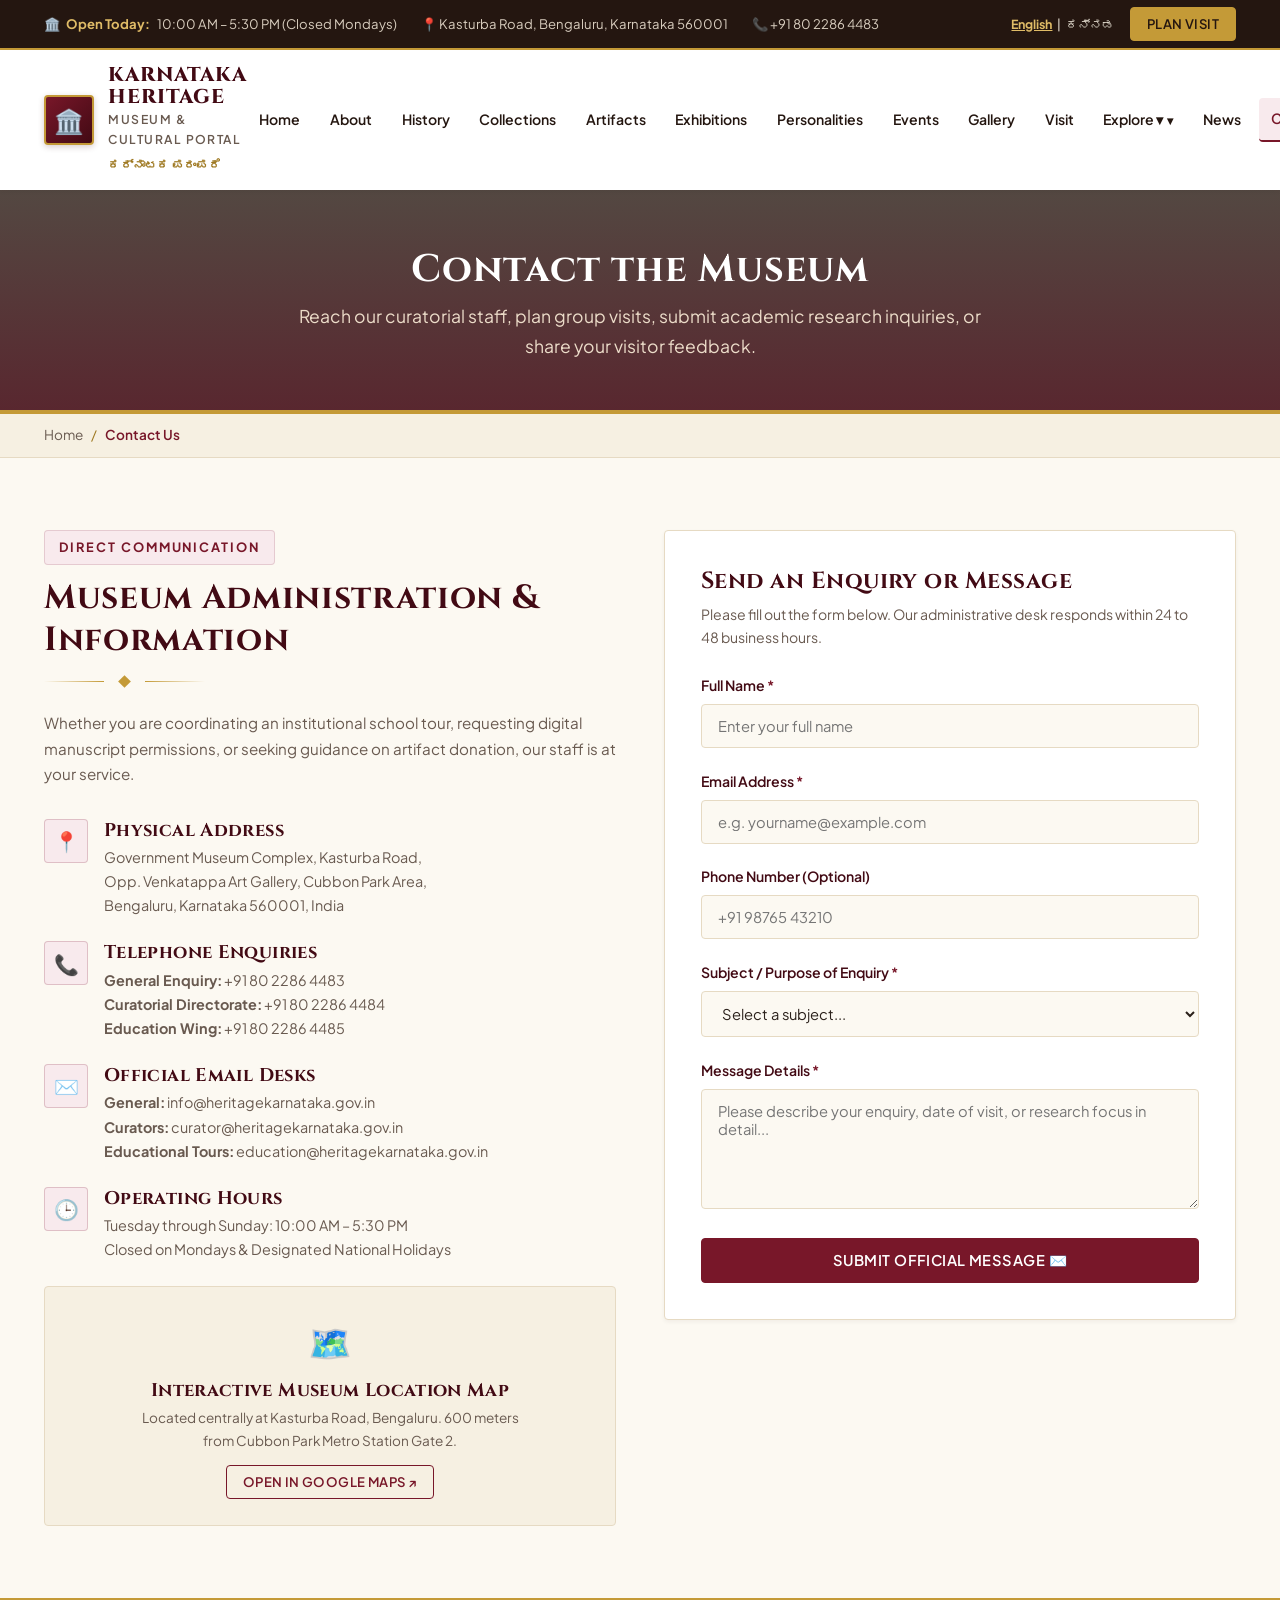
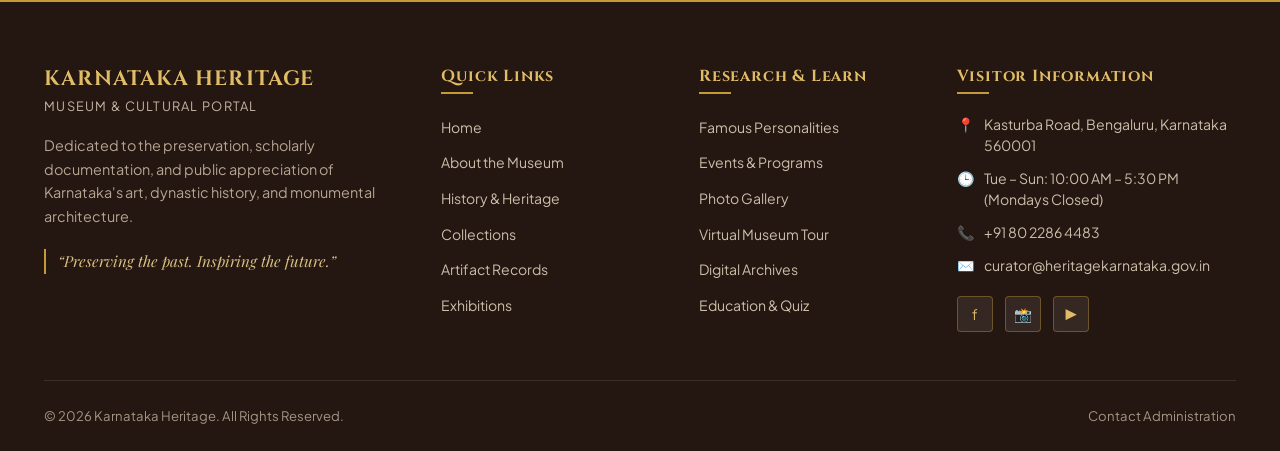
<file: contact.html>
<!DOCTYPE html>
<html lang="en">
<head>
  <meta charset="UTF-8">
  <meta name="viewport" content="width=device-width, initial-scale=1.0">
  <title>Contact Us – Karnataka Heritage</title>
  <meta name="description" content="Get in touch with Karnataka Heritage curators, request school tour bookings, inquire about research archives, or send feedback to our museum administration.">
  <link rel="preconnect" href="https://fonts.googleapis.com">
  <link rel="preconnect" href="https://fonts.gstatic.com" crossorigin>
  <link href="https://fonts.googleapis.com/css2?family=Cinzel:wght@500;600;700;800&family=Playfair+Display:ital,wght@0,600;0,700;1,400&family=Plus+Jakarta+Sans:wght@400;500;600;700&display=swap" rel="stylesheet">
  <link rel="stylesheet" href="css/style.css">
</head>
<body>

  <!-- Top Announcement Bar -->
  <div class="top-bar">
    <div class="container top-bar-inner">
      <div class="top-bar-info">
        <span class="top-bar-item">🏛️ <strong>Open Today:</strong> 10:00 AM – 5:30 PM (Closed Mondays)</span>
        <span class="top-bar-item">📍 Kasturba Road, Bengaluru, Karnataka 560001</span>
        <span class="top-bar-item">📞 +91 80 2286 4483</span>
      </div>
      <div class="top-bar-actions">
        <div class="lang-switch">
          <span class="active">English</span> | <span>ಕನ್ನಡ</span>
        </div>
        <a href="visitor-info.html" class="btn btn-sm btn-gold">Plan Visit</a>
      </div>
    </div>
  </div>

  <!-- Header -->
  <header class="site-header">
    <div class="header-inner">
      <a href="index.html" class="brand">
        <div class="brand-crest" title="Gandaberunda Emblem">
          <span>🏛️</span>
        </div>
        <div class="brand-text">
          <h1>KARNATAKA HERITAGE</h1>
          <span class="brand-tagline">Museum & Cultural Portal</span>
          <span class="brand-kannada">ಕರ್ನಾಟಕ ಪರಂಪರೆ</span>
        </div>
      </a>

      <button class="mobile-nav-toggle" aria-label="Toggle navigation menu">
        <span></span>
        <span></span>
        <span></span>
      </button>

      <nav class="main-nav">
        <ul class="nav-list">
          <li class="nav-item"><a href="index.html" class="nav-link">Home</a></li>
          <li class="nav-item"><a href="about.html" class="nav-link">About</a></li>
          <li class="nav-item"><a href="history.html" class="nav-link">History</a></li>
          <li class="nav-item"><a href="collections.html" class="nav-link">Collections</a></li>
          <li class="nav-item"><a href="artifacts.html" class="nav-link">Artifacts</a></li>
          <li class="nav-item"><a href="exhibitions.html" class="nav-link">Exhibitions</a></li>
          <li class="nav-item"><a href="personalities.html" class="nav-link">Personalities</a></li>
          <li class="nav-item"><a href="events.html" class="nav-link">Events</a></li>
          <li class="nav-item"><a href="gallery.html" class="nav-link">Gallery</a></li>
          <li class="nav-item"><a href="visitor-info.html" class="nav-link">Visit</a></li>
          <li class="nav-item has-dropdown">
            <a href="#" class="nav-link">Explore ▾</a>
            <ul class="dropdown-menu">
              <li><a href="virtual-tour.html" class="dropdown-link">Virtual Museum Tour</a></li>
              <li><a href="research.html" class="dropdown-link">Research & Archives</a></li>
              <li><a href="education.html" class="dropdown-link">Education & Learning</a></li>
            </ul>
          </li>
          <li class="nav-item"><a href="news.html" class="nav-link">News</a></li>
          <li class="nav-item"><a href="contact.html" class="nav-link active">Contact</a></li>
        </ul>
      </nav>
    </div>
  </header>

  <!-- Page Hero & Breadcrumbs -->
  <section class="page-hero">
    <div class="container">
      <h1>Contact the Museum</h1>
      <p class="lead">Reach our curatorial staff, plan group visits, submit academic research inquiries, or share your visitor feedback.</p>
    </div>
  </section>

  <nav class="breadcrumb-nav" aria-label="Breadcrumb">
    <div class="container">
      <ul class="breadcrumb-list">
        <li class="breadcrumb-item"><a href="index.html">Home</a></li>
        <li class="breadcrumb-separator">/</li>
        <li class="breadcrumb-item active" aria-current="page">Contact Us</li>
      </ul>
    </div>
  </nav>

  <!-- Main Content -->
  <main class="section">
    <div class="container">
      
      <div class="contact-grid">
        
        <!-- Left Column: Contact Details & Map Placeholder -->
        <div>
          <span class="section-badge">Direct Communication</span>
          <h2>Museum Administration & Information</h2>
          <div class="ornament" style="justify-content: flex-start; margin-left: 0;"><span class="ornament-diamond"></span></div>
          <p style="color: var(--text-muted); font-size: 0.95rem; margin-bottom: 2rem;">
            Whether you are coordinating an institutional school tour, requesting digital manuscript permissions, or seeking guidance on artifact donation, our staff is at your service.
          </p>

          <div class="contact-detail-item">
            <div class="contact-detail-icon">📍</div>
            <div>
              <h4 style="color: var(--maroon-deep); margin-bottom: 0.2rem;">Physical Address</h4>
              <p style="font-size: 0.9rem; color: var(--text-muted); margin-bottom: 0;">
                Government Museum Complex, Kasturba Road,<br>
                Opp. Venkatappa Art Gallery, Cubbon Park Area,<br>
                Bengaluru, Karnataka 560001, India
              </p>
            </div>
          </div>

          <div class="contact-detail-item">
            <div class="contact-detail-icon">📞</div>
            <div>
              <h4 style="color: var(--maroon-deep); margin-bottom: 0.2rem;">Telephone Enquiries</h4>
              <p style="font-size: 0.9rem; color: var(--text-muted); margin-bottom: 0;">
                <strong>General Enquiry:</strong> +91 80 2286 4483<br>
                <strong>Curatorial Directorate:</strong> +91 80 2286 4484<br>
                <strong>Education Wing:</strong> +91 80 2286 4485
              </p>
            </div>
          </div>

          <div class="contact-detail-item">
            <div class="contact-detail-icon">✉️</div>
            <div>
              <h4 style="color: var(--maroon-deep); margin-bottom: 0.2rem;">Official Email Desks</h4>
              <p style="font-size: 0.9rem; color: var(--text-muted); margin-bottom: 0;">
                <strong>General:</strong> info@heritagekarnataka.gov.in<br>
                <strong>Curators:</strong> curator@heritagekarnataka.gov.in<br>
                <strong>Educational Tours:</strong> education@heritagekarnataka.gov.in
              </p>
            </div>
          </div>

          <div class="contact-detail-item">
            <div class="contact-detail-icon">🕒</div>
            <div>
              <h4 style="color: var(--maroon-deep); margin-bottom: 0.2rem;">Operating Hours</h4>
              <p style="font-size: 0.9rem; color: var(--text-muted); margin-bottom: 0;">
                Tuesday through Sunday: 10:00 AM – 5:30 PM<br>
                Closed on Mondays & Designated National Holidays
              </p>
            </div>
          </div>

          <!-- Embedded Map Placeholder -->
          <div class="map-placeholder">
            <span style="font-size: 2.2rem; color: var(--maroon-primary); margin-bottom: 0.5rem;">🗺️</span>
            <h4 style="color: var(--maroon-deep); margin-bottom: 0.3rem;">Interactive Museum Location Map</h4>
            <p style="font-size: 0.85rem; color: var(--text-muted); max-width: 380px; margin-bottom: 0.8rem;">
              Located centrally at Kasturba Road, Bengaluru. 600 meters from Cubbon Park Metro Station Gate 2.
            </p>
            <a href="https://maps.google.com/?q=Government+Museum+Bangalore" target="_blank" rel="noopener noreferrer" class="btn btn-sm btn-outline">
              Open in Google Maps ↗
            </a>
          </div>

        </div>

        <!-- Right Column: Validated Contact Form -->
        <div class="contact-card">
          <h3 style="color: var(--maroon-deep); margin-bottom: 0.4rem;">Send an Enquiry or Message</h3>
          <p style="color: var(--text-muted); font-size: 0.88rem; margin-bottom: 1.5rem;">
            Please fill out the form below. Our administrative desk responds within 24 to 48 business hours.
          </p>

          <form id="museum-contact-form" novalidate>
            <div class="form-group">
              <label for="contact-name" class="form-label">Full Name <span class="req">*</span></label>
              <input type="text" id="contact-name" class="form-control" placeholder="Enter your full name" required>
              <div id="name-error" class="form-error">Please provide your full name (at least 2 characters).</div>
            </div>

            <div class="form-group">
              <label for="contact-email" class="form-label">Email Address <span class="req">*</span></label>
              <input type="email" id="contact-email" class="form-control" placeholder="e.g. yourname@example.com" required>
              <div id="email-error" class="form-error">Please enter a valid email address.</div>
            </div>

            <div class="form-group">
              <label for="contact-phone" class="form-label">Phone Number (Optional)</label>
              <input type="tel" id="contact-phone" class="form-control" placeholder="+91 98765 43210">
              <div id="phone-error" class="form-error">Please enter a valid phone number (8-15 digits).</div>
            </div>

            <div class="form-group">
              <label for="contact-subject" class="form-label">Subject / Purpose of Enquiry <span class="req">*</span></label>
              <select id="contact-subject" class="form-control" required>
                <option value="">Select a subject...</option>
                <option value="General Visitor Query">General Visitor Information</option>
                <option value="School Group Booking">School / College Educational Booking</option>
                <option value="Research & Archive Request">Scholarly / Research Archive Request</option>
                <option value="Exhibition Information">Special Exhibition Inquiry</option>
                <option value="Artifact Donation">Artifact Donation / Provenance Notice</option>
                <option value="Media & Press">Media / Commercial Filming Permission</option>
              </select>
              <div id="subject-error" class="form-error">Please select an enquiry subject.</div>
            </div>

            <div class="form-group">
              <label for="contact-message" class="form-label">Message Details <span class="req">*</span></label>
              <textarea id="contact-message" class="form-control" rows="5" placeholder="Please describe your enquiry, date of visit, or research focus in detail..." required></textarea>
              <div id="message-error" class="form-error">Please provide a descriptive message (at least 10 characters).</div>
            </div>

            <button type="submit" class="btn btn-primary" style="width: 100%;">
              Submit Official Message ✉️
            </button>
          </form>
        </div>

      </div>

    </div>
  </main>

  <!-- Site Footer -->
  <footer class="site-footer">
    <div class="container">
      <div class="footer-top">
        <div class="footer-brand">
          <h3>KARNATAKA HERITAGE</h3>
          <span class="brand-tagline">Museum & Cultural Portal</span>
          <p>
            Dedicated to the preservation, scholarly documentation, and public appreciation of Karnataka's art, dynastic history, and monumental architecture.
          </p>
          <div class="footer-motto">
            “Preserving the past. Inspiring the future.”
          </div>
        </div>
        <div class="footer-col">
          <h4>Quick Links</h4>
          <ul class="footer-links">
            <li><a href="index.html">Home</a></li>
            <li><a href="about.html">About the Museum</a></li>
            <li><a href="history.html">History & Heritage</a></li>
            <li><a href="collections.html">Collections</a></li>
            <li><a href="artifacts.html">Artifact Records</a></li>
            <li><a href="exhibitions.html">Exhibitions</a></li>
          </ul>
        </div>
        <div class="footer-col">
          <h4>Research & Learn</h4>
          <ul class="footer-links">
            <li><a href="personalities.html">Famous Personalities</a></li>
            <li><a href="events.html">Events & Programs</a></li>
            <li><a href="gallery.html">Photo Gallery</a></li>
            <li><a href="virtual-tour.html">Virtual Museum Tour</a></li>
            <li><a href="research.html">Digital Archives</a></li>
            <li><a href="education.html">Education & Quiz</a></li>
          </ul>
        </div>
        <div class="footer-col">
          <h4>Visitor Information</h4>
          <div class="footer-contact-item"><span>📍</span><span>Kasturba Road, Bengaluru, Karnataka 560001</span></div>
          <div class="footer-contact-item"><span>🕒</span><span>Tue – Sun: 10:00 AM – 5:30 PM (Mondays Closed)</span></div>
          <div class="footer-contact-item"><span>📞</span><span>+91 80 2286 4483</span></div>
          <div class="footer-contact-item"><span>✉️</span><span>curator@heritagekarnataka.gov.in</span></div>
          <div class="footer-social-links">
            <a href="#" class="social-btn" aria-label="Facebook">f</a>
            <a href="#" class="social-btn" aria-label="Instagram">📸</a>
            <a href="#" class="social-btn" aria-label="YouTube">▶</a>
          </div>
        </div>
      </div>
      <div class="footer-bottom">
        <div class="footer-bottom-inner">
          <div>© 2026 Karnataka Heritage. All Rights Reserved.</div>
          <div><a href="contact.html" style="color: #a39584;">Contact Administration</a></div>
        </div>
      </div>
    </div>
  </footer>

  <button class="scroll-top-btn" aria-label="Scroll to top of page">↑</button>
  <script src="js/main.js"></script>
</body>
</html>
</file>
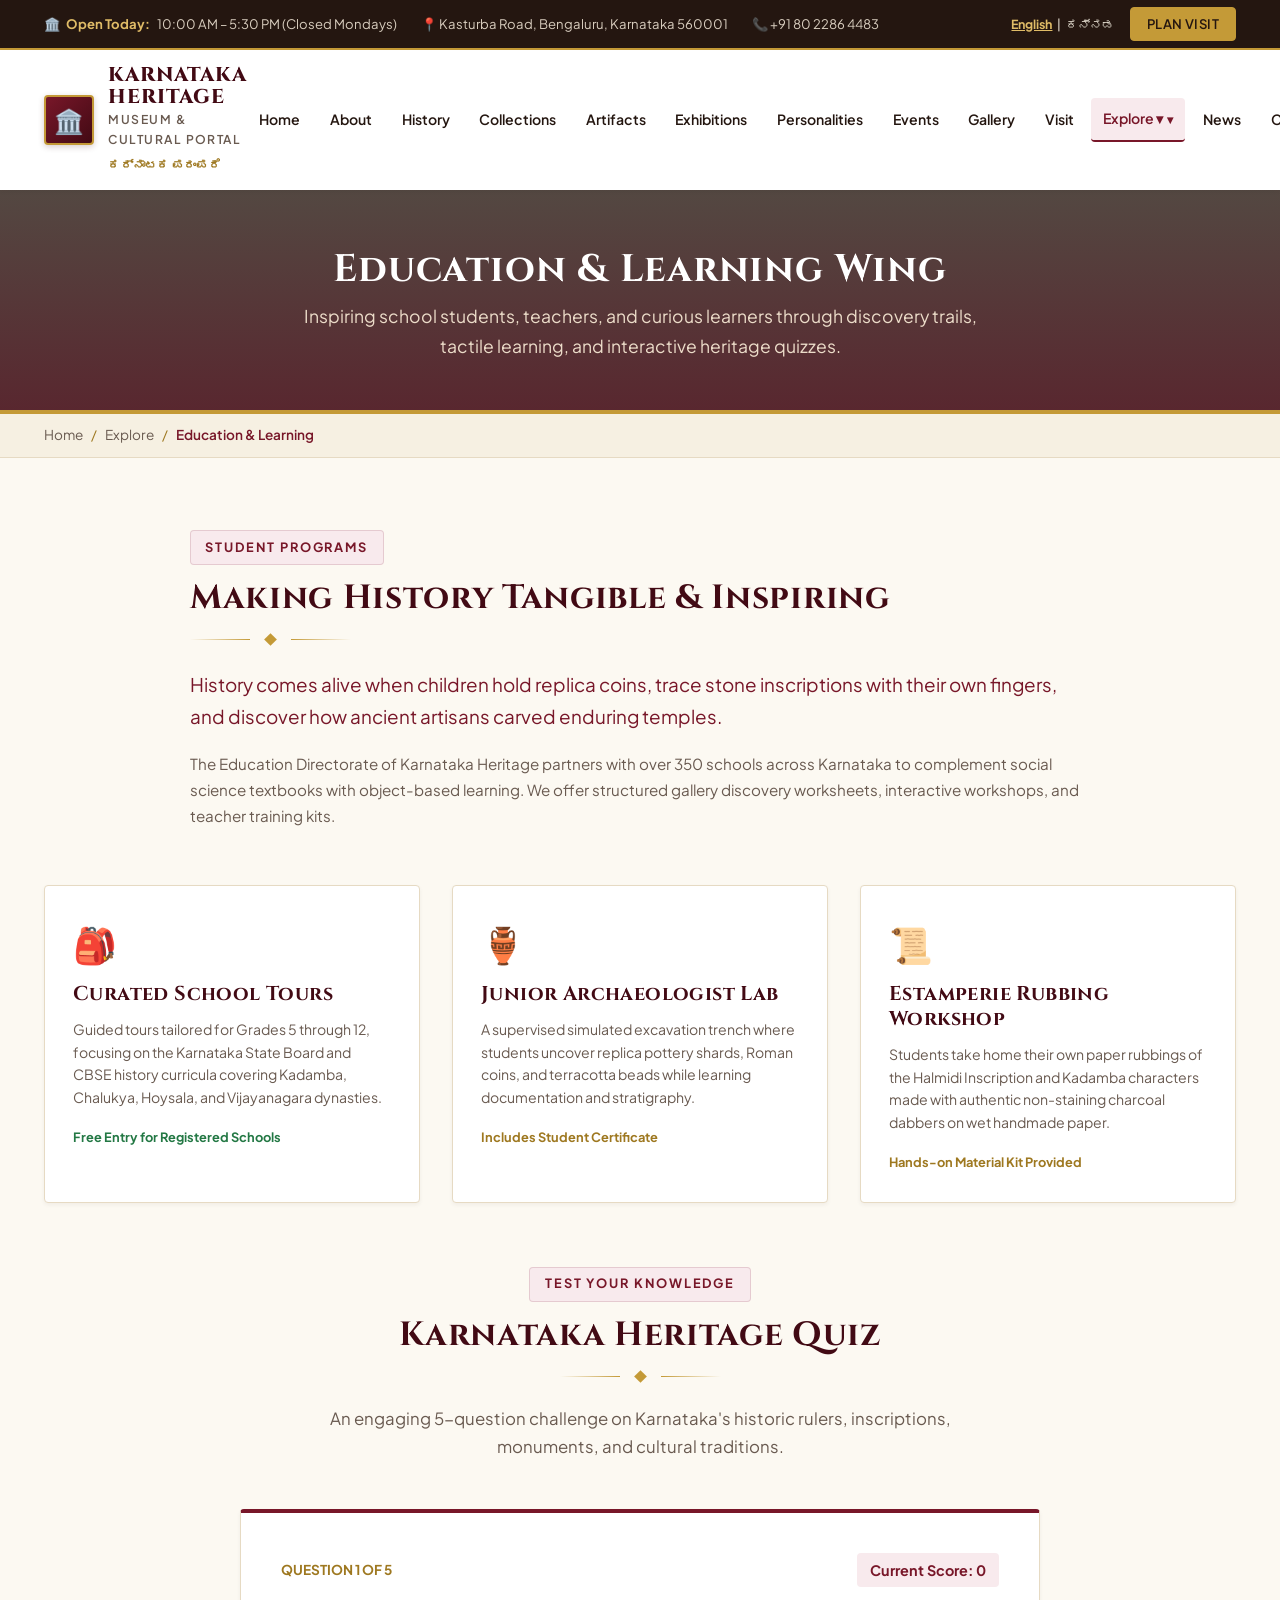
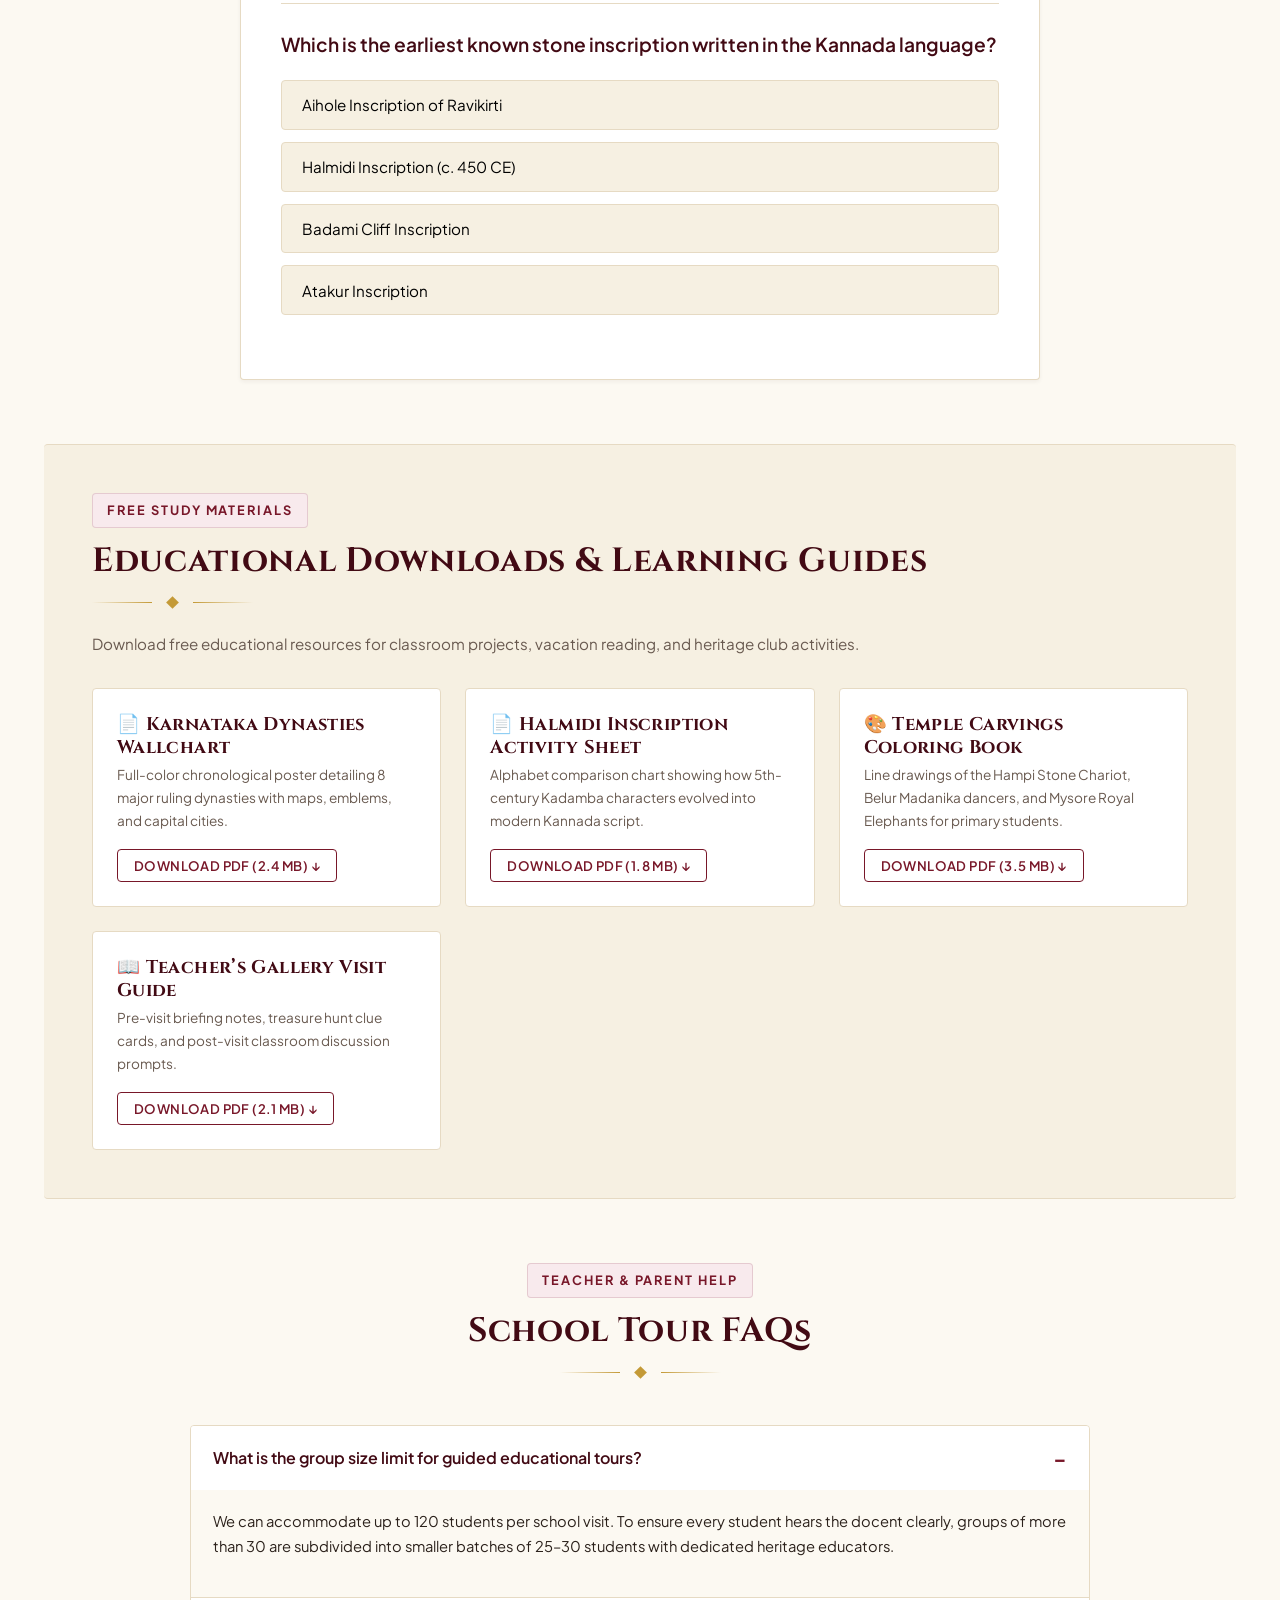
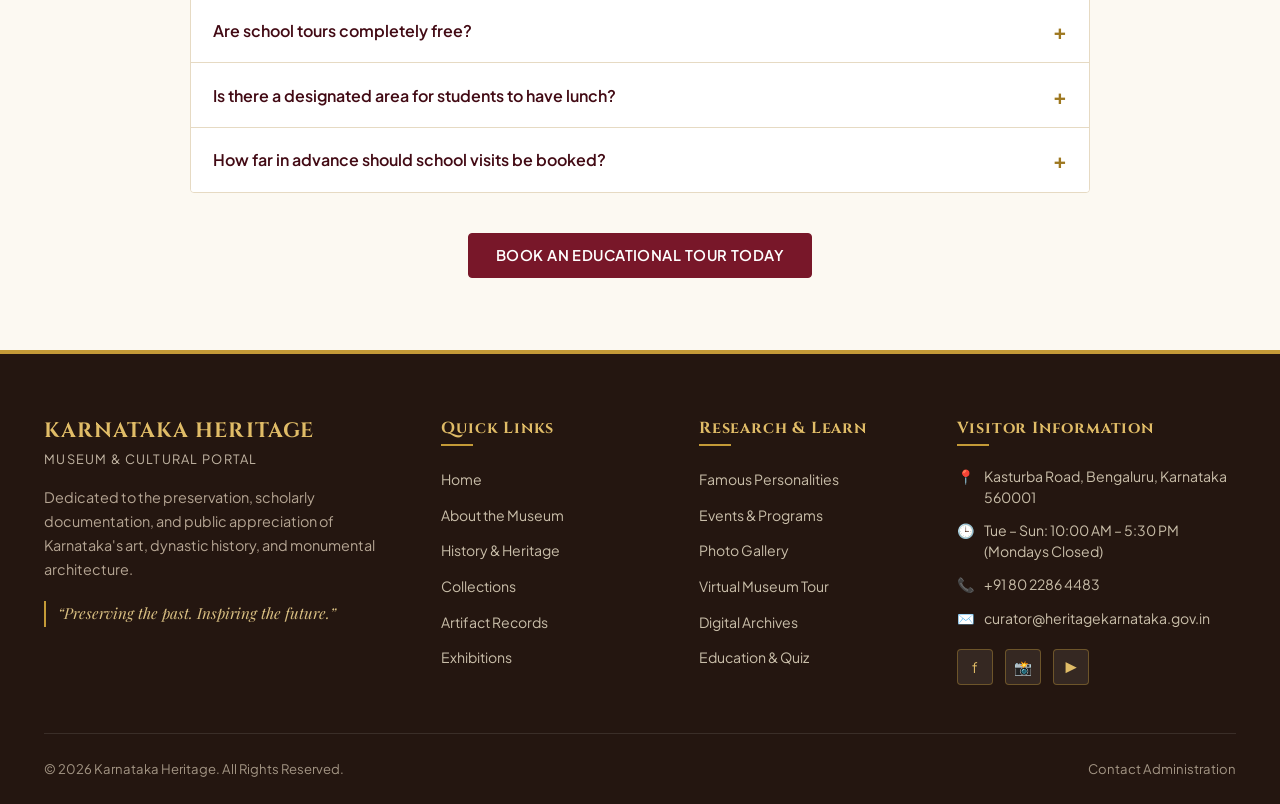
<file: education.html>
<!DOCTYPE html>
<html lang="en">
<head>
  <meta charset="UTF-8">
  <meta name="viewport" content="width=device-width, initial-scale=1.0">
  <title>Education & Learning Portal – Karnataka Heritage</title>
  <meta name="description" content="Discover student resources, school tour packages, educational downloads, interactive workshops, and test your knowledge with the Karnataka Heritage Quiz.">
  <link rel="preconnect" href="https://fonts.googleapis.com">
  <link rel="preconnect" href="https://fonts.gstatic.com" crossorigin>
  <link href="https://fonts.googleapis.com/css2?family=Cinzel:wght@500;600;700;800&family=Playfair+Display:ital,wght@0,600;0,700;1,400&family=Plus+Jakarta+Sans:wght@400;500;600;700&display=swap" rel="stylesheet">
  <link rel="stylesheet" href="css/style.css">
</head>
<body>

  <!-- Top Announcement Bar -->
  <div class="top-bar">
    <div class="container top-bar-inner">
      <div class="top-bar-info">
        <span class="top-bar-item">🏛️ <strong>Open Today:</strong> 10:00 AM – 5:30 PM (Closed Mondays)</span>
        <span class="top-bar-item">📍 Kasturba Road, Bengaluru, Karnataka 560001</span>
        <span class="top-bar-item">📞 +91 80 2286 4483</span>
      </div>
      <div class="top-bar-actions">
        <div class="lang-switch">
          <span class="active">English</span> | <span>ಕನ್ನಡ</span>
        </div>
        <a href="visitor-info.html" class="btn btn-sm btn-gold">Plan Visit</a>
      </div>
    </div>
  </div>

  <!-- Header -->
  <header class="site-header">
    <div class="header-inner">
      <a href="index.html" class="brand">
        <div class="brand-crest" title="Gandaberunda Emblem">
          <span>🏛️</span>
        </div>
        <div class="brand-text">
          <h1>KARNATAKA HERITAGE</h1>
          <span class="brand-tagline">Museum & Cultural Portal</span>
          <span class="brand-kannada">ಕರ್ನಾಟಕ ಪರಂಪರೆ</span>
        </div>
      </a>

      <button class="mobile-nav-toggle" aria-label="Toggle navigation menu">
        <span></span>
        <span></span>
        <span></span>
      </button>

      <nav class="main-nav">
        <ul class="nav-list">
          <li class="nav-item"><a href="index.html" class="nav-link">Home</a></li>
          <li class="nav-item"><a href="about.html" class="nav-link">About</a></li>
          <li class="nav-item"><a href="history.html" class="nav-link">History</a></li>
          <li class="nav-item"><a href="collections.html" class="nav-link">Collections</a></li>
          <li class="nav-item"><a href="artifacts.html" class="nav-link">Artifacts</a></li>
          <li class="nav-item"><a href="exhibitions.html" class="nav-link">Exhibitions</a></li>
          <li class="nav-item"><a href="personalities.html" class="nav-link">Personalities</a></li>
          <li class="nav-item"><a href="events.html" class="nav-link">Events</a></li>
          <li class="nav-item"><a href="gallery.html" class="nav-link">Gallery</a></li>
          <li class="nav-item"><a href="visitor-info.html" class="nav-link">Visit</a></li>
          <li class="nav-item has-dropdown">
            <a href="#" class="nav-link active">Explore ▾</a>
            <ul class="dropdown-menu">
              <li><a href="virtual-tour.html" class="dropdown-link">Virtual Museum Tour</a></li>
              <li><a href="research.html" class="dropdown-link">Research & Archives</a></li>
              <li><a href="education.html" class="dropdown-link active">Education & Learning</a></li>
            </ul>
          </li>
          <li class="nav-item"><a href="news.html" class="nav-link">News</a></li>
          <li class="nav-item"><a href="contact.html" class="nav-link">Contact</a></li>
        </ul>
      </nav>
    </div>
  </header>

  <!-- Page Hero & Breadcrumbs -->
  <section class="page-hero">
    <div class="container">
      <h1>Education & Learning Wing</h1>
      <p class="lead">Inspiring school students, teachers, and curious learners through discovery trails, tactile learning, and interactive heritage quizzes.</p>
    </div>
  </section>

  <nav class="breadcrumb-nav" aria-label="Breadcrumb">
    <div class="container">
      <ul class="breadcrumb-list">
        <li class="breadcrumb-item"><a href="index.html">Home</a></li>
        <li class="breadcrumb-separator">/</li>
        <li class="breadcrumb-item"><a href="#">Explore</a></li>
        <li class="breadcrumb-separator">/</li>
        <li class="breadcrumb-item active" aria-current="page">Education & Learning</li>
      </ul>
    </div>
  </nav>

  <!-- Main Content -->
  <main class="section">
    <div class="container">
      
      <!-- Educational Mission -->
      <div style="max-width: 900px; margin: 0 auto 3.5rem;">
        <span class="section-badge">Student Programs</span>
        <h2>Making History Tangible & Inspiring</h2>
        <div class="ornament" style="justify-content: flex-start; margin-left: 0;"><span class="ornament-diamond"></span></div>
        <p class="lead" style="color: var(--maroon-primary);">
          History comes alive when children hold replica coins, trace stone inscriptions with their own fingers, and discover how ancient artisans carved enduring temples.
        </p>
        <p style="color: var(--text-muted); font-size: 0.95rem; line-height: 1.7;">
          The Education Directorate of Karnataka Heritage partners with over 350 schools across Karnataka to complement social science textbooks with object-based learning. We offer structured gallery discovery worksheets, interactive workshops, and teacher training kits.
        </p>
      </div>

      <!-- Core School Programs Grid -->
      <div style="display: grid; grid-template-columns: repeat(auto-fit, minmax(280px, 1fr)); gap: 2rem; margin-bottom: 4rem;">
        
        <div class="card" style="padding: 1.75rem;">
          <span style="font-size: 2.2rem; display: block; margin-bottom: 0.5rem;">🎒</span>
          <h3 style="color: var(--maroon-deep); font-size: 1.25rem;">Curated School Tours</h3>
          <p style="font-size: 0.88rem; color: var(--text-muted); line-height: 1.6;">
            Guided tours tailored for Grades 5 through 12, focusing on the Karnataka State Board and CBSE history curricula covering Kadamba, Chalukya, Hoysala, and Vijayanagara dynasties.
          </p>
          <span style="font-size: 0.8rem; color: var(--success); font-weight: 700;">Free Entry for Registered Schools</span>
        </div>

        <div class="card" style="padding: 1.75rem;">
          <span style="font-size: 2.2rem; display: block; margin-bottom: 0.5rem;">🏺</span>
          <h3 style="color: var(--maroon-deep); font-size: 1.25rem;">Junior Archaeologist Lab</h3>
          <p style="font-size: 0.88rem; color: var(--text-muted); line-height: 1.6;">
            A supervised simulated excavation trench where students uncover replica pottery shards, Roman coins, and terracotta beads while learning documentation and stratigraphy.
          </p>
          <span style="font-size: 0.8rem; color: var(--gold-dark); font-weight: 700;">Includes Student Certificate</span>
        </div>

        <div class="card" style="padding: 1.75rem;">
          <span style="font-size: 2.2rem; display: block; margin-bottom: 0.5rem;">📜</span>
          <h3 style="color: var(--maroon-deep); font-size: 1.25rem;">Estamperie Rubbing Workshop</h3>
          <p style="font-size: 0.88rem; color: var(--text-muted); line-height: 1.6;">
            Students take home their own paper rubbings of the Halmidi Inscription and Kadamba characters made with authentic non-staining charcoal dabbers on wet handmade paper.
          </p>
          <span style="font-size: 0.8rem; color: var(--gold-dark); font-weight: 700;">Hands-on Material Kit Provided</span>
        </div>

      </div>

      <!-- Interactive Heritage Quiz Component -->
      <div style="margin-bottom: 4rem;">
        <div class="section-header text-center">
          <span class="section-badge">Test Your Knowledge</span>
          <h2>Karnataka Heritage Quiz</h2>
          <div class="ornament"><span class="ornament-diamond"></span></div>
          <p class="section-subtitle">
            An engaging 5-question challenge on Karnataka's historic rulers, inscriptions, monuments, and cultural traditions.
          </p>
        </div>

        <!-- Quiz Container -->
        <div id="heritage-quiz" class="quiz-box" style="max-width: 800px; margin: 0 auto;">
          <div class="quiz-header">
            <div>
              <span style="font-weight: 700; color: var(--gold-dark); font-size: 0.85rem; text-transform: uppercase;">
                Question <span class="quiz-q-num">1</span> of <span class="quiz-q-total">5</span>
              </span>
            </div>
            <div class="quiz-score-badge">
              Current Score: <span class="quiz-current-score">0</span>
            </div>
          </div>

          <div class="quiz-question">
            Question text will be rendered here...
          </div>

          <div class="quiz-options">
            <!-- Dynamic option buttons inserted via JS -->
          </div>

          <div class="quiz-explanation">
            <!-- Explanation inserted upon option click -->
          </div>

          <div style="text-align: right;">
            <button class="btn btn-primary quiz-next-btn" style="display: none;">Next Question →</button>
          </div>
        </div>
      </div>

      <!-- Student Resources & Educational Downloads -->
      <div class="section-cream" style="padding: 3rem; border-radius: var(--radius-sm); margin-bottom: 4rem;">
        <span class="section-badge">Free Study Materials</span>
        <h2>Educational Downloads & Learning Guides</h2>
        <div class="ornament" style="justify-content: flex-start; margin-left: 0;"><span class="ornament-diamond"></span></div>
        <p style="color: var(--text-muted); font-size: 0.95rem; margin-bottom: 2rem;">
          Download free educational resources for classroom projects, vacation reading, and heritage club activities.
        </p>

        <div style="display: grid; grid-template-columns: repeat(auto-fit, minmax(260px, 1fr)); gap: 1.5rem;">
          
          <div style="background: #fff; padding: 1.5rem; border: 1px solid var(--cream-border); border-radius: var(--radius-sm);">
            <h4 style="color: var(--maroon-deep); margin-bottom: 0.3rem;">📄 Karnataka Dynasties Wallchart</h4>
            <p style="font-size: 0.85rem; color: var(--text-muted); margin-bottom: 1rem;">
              Full-color chronological poster detailing 8 major ruling dynasties with maps, emblems, and capital cities.
            </p>
            <a href="#" class="btn btn-sm btn-outline" onclick="event.preventDefault(); showToast('Downloading Karnataka Dynasties Wallchart (PDF)...');">Download PDF (2.4 MB) ↓</a>
          </div>

          <div style="background: #fff; padding: 1.5rem; border: 1px solid var(--cream-border); border-radius: var(--radius-sm);">
            <h4 style="color: var(--maroon-deep); margin-bottom: 0.3rem;">📄 Halmidi Inscription Activity Sheet</h4>
            <p style="font-size: 0.85rem; color: var(--text-muted); margin-bottom: 1rem;">
              Alphabet comparison chart showing how 5th-century Kadamba characters evolved into modern Kannada script.
            </p>
            <a href="#" class="btn btn-sm btn-outline" onclick="event.preventDefault(); showToast('Downloading Halmidi Activity Worksheet (PDF)...');">Download PDF (1.8 MB) ↓</a>
          </div>

          <div style="background: #fff; padding: 1.5rem; border: 1px solid var(--cream-border); border-radius: var(--radius-sm);">
            <h4 style="color: var(--maroon-deep); margin-bottom: 0.3rem;">🎨 Temple Carvings Coloring Book</h4>
            <p style="font-size: 0.85rem; color: var(--text-muted); margin-bottom: 1rem;">
              Line drawings of the Hampi Stone Chariot, Belur Madanika dancers, and Mysore Royal Elephants for primary students.
            </p>
            <a href="#" class="btn btn-sm btn-outline" onclick="event.preventDefault(); showToast('Downloading Temple Carvings Coloring Book (PDF)...');">Download PDF (3.5 MB) ↓</a>
          </div>

          <div style="background: #fff; padding: 1.5rem; border: 1px solid var(--cream-border); border-radius: var(--radius-sm);">
            <h4 style="color: var(--maroon-deep); margin-bottom: 0.3rem;">📖 Teacher’s Gallery Visit Guide</h4>
            <p style="font-size: 0.85rem; color: var(--text-muted); margin-bottom: 1rem;">
              Pre-visit briefing notes, treasure hunt clue cards, and post-visit classroom discussion prompts.
            </p>
            <a href="#" class="btn btn-sm btn-outline" onclick="event.preventDefault(); showToast('Downloading Teacher\'s Gallery Guide (PDF)...');">Download PDF (2.1 MB) ↓</a>
          </div>

        </div>
      </div>

      <!-- FAQ for Teachers & Parents -->
      <div style="max-width: 900px; margin: 0 auto;">
        <div class="section-header text-center">
          <span class="section-badge">Teacher & Parent Help</span>
          <h2>School Tour FAQs</h2>
          <div class="ornament"><span class="ornament-diamond"></span></div>
        </div>

        <div class="accordion">
          
          <div class="accordion-item active">
            <button class="accordion-header">What is the group size limit for guided educational tours?</button>
            <div class="accordion-body">
              <p>We can accommodate up to 120 students per school visit. To ensure every student hears the docent clearly, groups of more than 30 are subdivided into smaller batches of 25–30 students with dedicated heritage educators.</p>
            </div>
          </div>

          <div class="accordion-item">
            <button class="accordion-header">Are school tours completely free?</button>
            <div class="accordion-body">
              <p>Yes. All recognized government, government-aided, and private educational institutions enter the museum galleries free of charge when accompanied by teachers and carrying an official authorization letter from the school principal.</p>
            </div>
          </div>

          <div class="accordion-item">
            <button class="accordion-header">Is there a designated area for students to have lunch?</button>
            <div class="accordion-body">
              <p>Yes. Students may eat packed home lunches in the shaded museum discovery courtyard or the adjacent park lawns under teacher supervision. Clean drinking water and restrooms are provided on site.</p>
            </div>
          </div>

          <div class="accordion-item">
            <button class="accordion-header">How far in advance should school visits be booked?</button>
            <div class="accordion-body">
              <p>We recommend booking at least 7 to 10 working days in advance, especially during the peak school tour months of October, November, and January, to secure your preferred date and time slot.</p>
            </div>
          </div>

        </div>

        <div class="text-center" style="margin-top: 2.5rem;">
          <a href="contact.html" class="btn btn-primary">Book an Educational Tour Today</a>
        </div>
      </div>

    </div>
  </main>

  <!-- Site Footer -->
  <footer class="site-footer">
    <div class="container">
      <div class="footer-top">
        <div class="footer-brand">
          <h3>KARNATAKA HERITAGE</h3>
          <span class="brand-tagline">Museum & Cultural Portal</span>
          <p>
            Dedicated to the preservation, scholarly documentation, and public appreciation of Karnataka's art, dynastic history, and monumental architecture.
          </p>
          <div class="footer-motto">
            “Preserving the past. Inspiring the future.”
          </div>
        </div>
        <div class="footer-col">
          <h4>Quick Links</h4>
          <ul class="footer-links">
            <li><a href="index.html">Home</a></li>
            <li><a href="about.html">About the Museum</a></li>
            <li><a href="history.html">History & Heritage</a></li>
            <li><a href="collections.html">Collections</a></li>
            <li><a href="artifacts.html">Artifact Records</a></li>
            <li><a href="exhibitions.html">Exhibitions</a></li>
          </ul>
        </div>
        <div class="footer-col">
          <h4>Research & Learn</h4>
          <ul class="footer-links">
            <li><a href="personalities.html">Famous Personalities</a></li>
            <li><a href="events.html">Events & Programs</a></li>
            <li><a href="gallery.html">Photo Gallery</a></li>
            <li><a href="virtual-tour.html">Virtual Museum Tour</a></li>
            <li><a href="research.html">Digital Archives</a></li>
            <li><a href="education.html">Education & Quiz</a></li>
          </ul>
        </div>
        <div class="footer-col">
          <h4>Visitor Information</h4>
          <div class="footer-contact-item"><span>📍</span><span>Kasturba Road, Bengaluru, Karnataka 560001</span></div>
          <div class="footer-contact-item"><span>🕒</span><span>Tue – Sun: 10:00 AM – 5:30 PM (Mondays Closed)</span></div>
          <div class="footer-contact-item"><span>📞</span><span>+91 80 2286 4483</span></div>
          <div class="footer-contact-item"><span>✉️</span><span>curator@heritagekarnataka.gov.in</span></div>
          <div class="footer-social-links">
            <a href="#" class="social-btn" aria-label="Facebook">f</a>
            <a href="#" class="social-btn" aria-label="Instagram">📸</a>
            <a href="#" class="social-btn" aria-label="YouTube">▶</a>
          </div>
        </div>
      </div>
      <div class="footer-bottom">
        <div class="footer-bottom-inner">
          <div>© 2026 Karnataka Heritage. All Rights Reserved.</div>
          <div><a href="contact.html" style="color: #a39584;">Contact Administration</a></div>
        </div>
      </div>
    </div>
  </footer>

  <button class="scroll-top-btn" aria-label="Scroll to top of page">↑</button>
  <script src="js/main.js"></script>
</body>
</html>
</file>
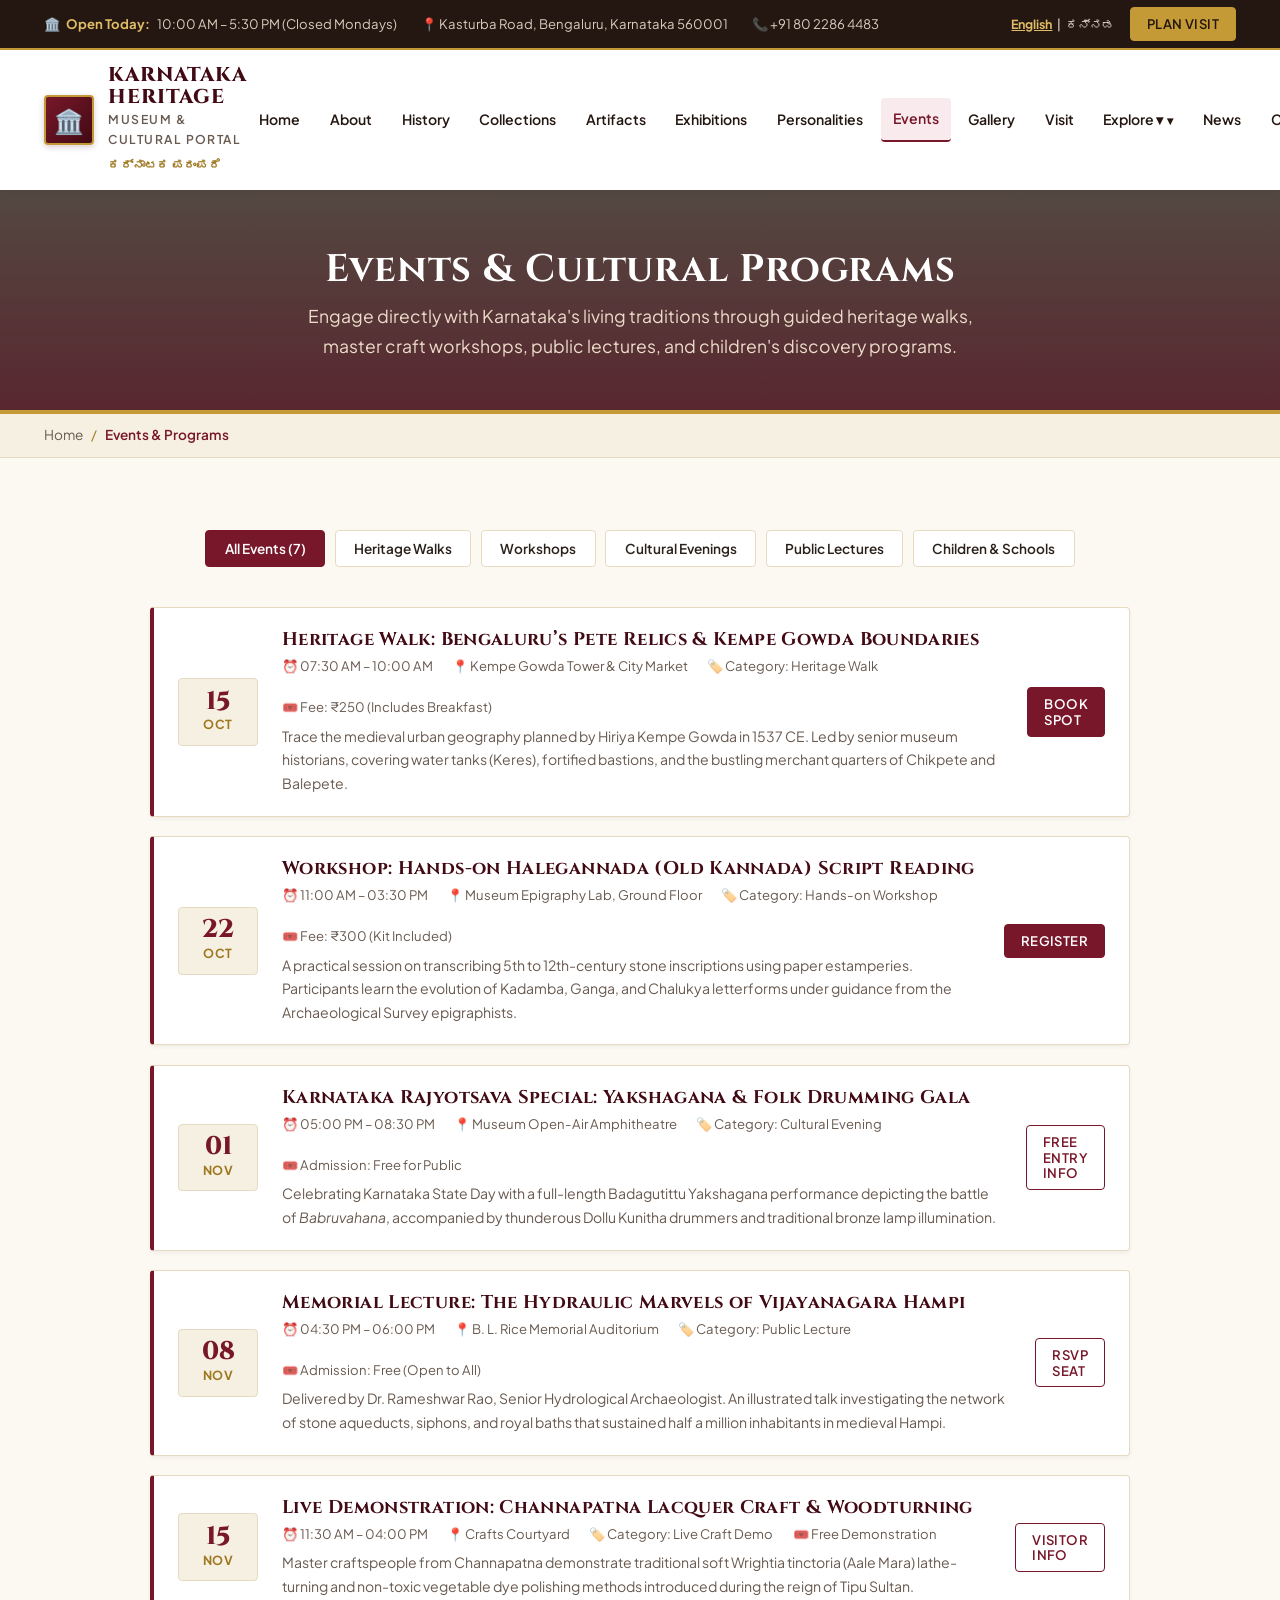
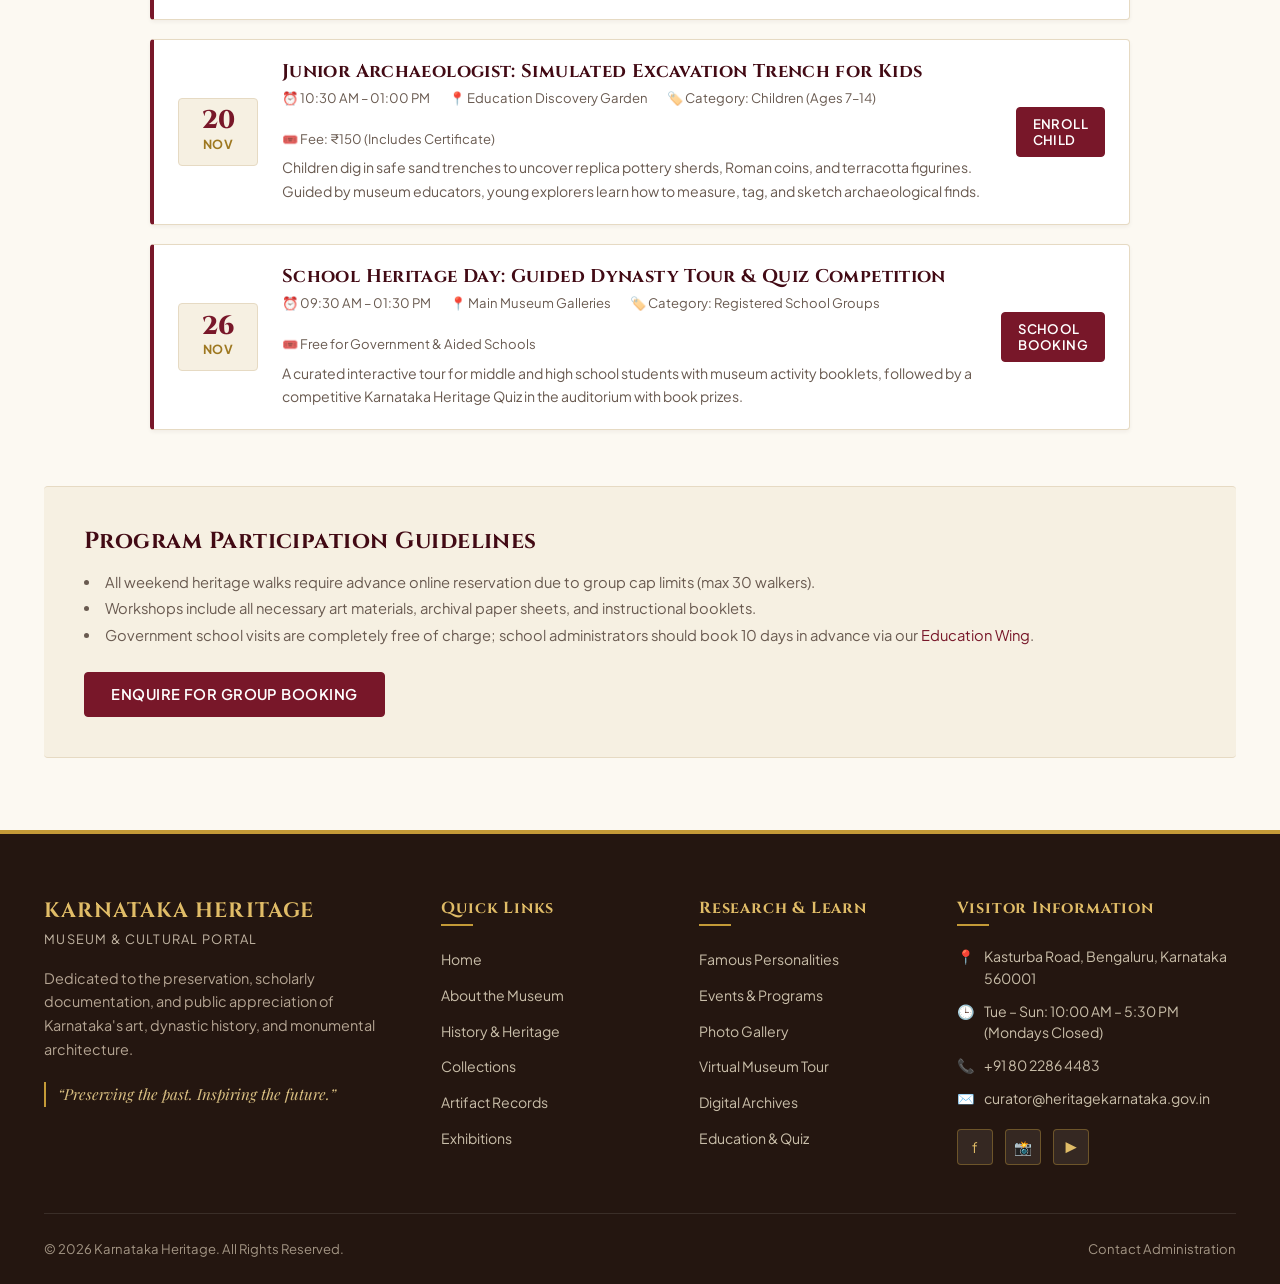
<file: events.html>
<!DOCTYPE html>
<html lang="en">
<head>
  <meta charset="UTF-8">
  <meta name="viewport" content="width=device-width, initial-scale=1.0">
  <title>Events & Educational Programs – Karnataka Heritage</title>
  <meta name="description" content="Join Karnataka Heritage for heritage walks, hands-on workshops, public scholarly lectures, Yakshagana performances, and school educational programs.">
  <link rel="preconnect" href="https://fonts.googleapis.com">
  <link rel="preconnect" href="https://fonts.gstatic.com" crossorigin>
  <link href="https://fonts.googleapis.com/css2?family=Cinzel:wght@500;600;700;800&family=Playfair+Display:ital,wght@0,600;0,700;1,400&family=Plus+Jakarta+Sans:wght@400;500;600;700&display=swap" rel="stylesheet">
  <link rel="stylesheet" href="css/style.css">
</head>
<body>

  <!-- Top Announcement Bar -->
  <div class="top-bar">
    <div class="container top-bar-inner">
      <div class="top-bar-info">
        <span class="top-bar-item">🏛️ <strong>Open Today:</strong> 10:00 AM – 5:30 PM (Closed Mondays)</span>
        <span class="top-bar-item">📍 Kasturba Road, Bengaluru, Karnataka 560001</span>
        <span class="top-bar-item">📞 +91 80 2286 4483</span>
      </div>
      <div class="top-bar-actions">
        <div class="lang-switch">
          <span class="active">English</span> | <span>ಕನ್ನಡ</span>
        </div>
        <a href="visitor-info.html" class="btn btn-sm btn-gold">Plan Visit</a>
      </div>
    </div>
  </div>

  <!-- Header -->
  <header class="site-header">
    <div class="header-inner">
      <a href="index.html" class="brand">
        <div class="brand-crest" title="Gandaberunda Emblem">
          <span>🏛️</span>
        </div>
        <div class="brand-text">
          <h1>KARNATAKA HERITAGE</h1>
          <span class="brand-tagline">Museum & Cultural Portal</span>
          <span class="brand-kannada">ಕರ್ನಾಟಕ ಪರಂಪರೆ</span>
        </div>
      </a>

      <button class="mobile-nav-toggle" aria-label="Toggle navigation menu">
        <span></span>
        <span></span>
        <span></span>
      </button>

      <nav class="main-nav">
        <ul class="nav-list">
          <li class="nav-item"><a href="index.html" class="nav-link">Home</a></li>
          <li class="nav-item"><a href="about.html" class="nav-link">About</a></li>
          <li class="nav-item"><a href="history.html" class="nav-link">History</a></li>
          <li class="nav-item"><a href="collections.html" class="nav-link">Collections</a></li>
          <li class="nav-item"><a href="artifacts.html" class="nav-link">Artifacts</a></li>
          <li class="nav-item"><a href="exhibitions.html" class="nav-link">Exhibitions</a></li>
          <li class="nav-item"><a href="personalities.html" class="nav-link">Personalities</a></li>
          <li class="nav-item"><a href="events.html" class="nav-link active">Events</a></li>
          <li class="nav-item"><a href="gallery.html" class="nav-link">Gallery</a></li>
          <li class="nav-item"><a href="visitor-info.html" class="nav-link">Visit</a></li>
          <li class="nav-item has-dropdown">
            <a href="#" class="nav-link">Explore ▾</a>
            <ul class="dropdown-menu">
              <li><a href="virtual-tour.html" class="dropdown-link">Virtual Museum Tour</a></li>
              <li><a href="research.html" class="dropdown-link">Research & Archives</a></li>
              <li><a href="education.html" class="dropdown-link">Education & Learning</a></li>
            </ul>
          </li>
          <li class="nav-item"><a href="news.html" class="nav-link">News</a></li>
          <li class="nav-item"><a href="contact.html" class="nav-link">Contact</a></li>
        </ul>
      </nav>
    </div>
  </header>

  <!-- Page Hero & Breadcrumbs -->
  <section class="page-hero">
    <div class="container">
      <h1>Events & Cultural Programs</h1>
      <p class="lead">Engage directly with Karnataka's living traditions through guided heritage walks, master craft workshops, public lectures, and children's discovery programs.</p>
    </div>
  </section>

  <nav class="breadcrumb-nav" aria-label="Breadcrumb">
    <div class="container">
      <ul class="breadcrumb-list">
        <li class="breadcrumb-item"><a href="index.html">Home</a></li>
        <li class="breadcrumb-separator">/</li>
        <li class="breadcrumb-item active" aria-current="page">Events & Programs</li>
      </ul>
    </div>
  </nav>

  <!-- Main Content -->
  <main class="section">
    <div class="container">
      
      <!-- Category Filter -->
      <div class="filter-bar">
        <button class="filter-btn active" data-filter="all">All Events (7)</button>
        <button class="filter-btn" data-filter="walks">Heritage Walks</button>
        <button class="filter-btn" data-filter="workshops">Workshops</button>
        <button class="filter-btn" data-filter="cultural">Cultural Evenings</button>
        <button class="filter-btn" data-filter="lectures">Public Lectures</button>
        <button class="filter-btn" data-filter="children">Children & Schools</button>
      </div>

      <div style="max-width: 980px; margin: 0 auto;">
        
        <!-- Event 1: Heritage Walk -->
        <div class="event-row" data-category="walks">
          <div class="event-date-badge">
            <span class="day">15</span>
            <span class="month">Oct</span>
          </div>
          <div class="event-details">
            <h3>Heritage Walk: Bengaluru’s Pete Relics & Kempe Gowda Boundaries</h3>
            <div class="event-meta">
              <span>⏰ 07:30 AM – 10:00 AM</span>
              <span>📍 Kempe Gowda Tower & City Market</span>
              <span>🏷️ Category: Heritage Walk</span>
              <span>🎟️ Fee: ₹250 (Includes Breakfast)</span>
            </div>
            <p style="font-size: 0.88rem; color: var(--text-muted); margin-bottom: 0;">
              Trace the medieval urban geography planned by Hiriya Kempe Gowda in 1537 CE. Led by senior museum historians, covering water tanks (Keres), fortified bastions, and the bustling merchant quarters of Chikpete and Balepete.
            </p>
          </div>
          <div>
            <a href="contact.html" class="btn btn-sm btn-primary">Book Spot</a>
          </div>
        </div>

        <!-- Event 2: Epigraphy Workshop -->
        <div class="event-row" data-category="workshops">
          <div class="event-date-badge">
            <span class="day">22</span>
            <span class="month">Oct</span>
          </div>
          <div class="event-details">
            <h3>Workshop: Hands-on Halegannada (Old Kannada) Script Reading</h3>
            <div class="event-meta">
              <span>⏰ 11:00 AM – 03:30 PM</span>
              <span>📍 Museum Epigraphy Lab, Ground Floor</span>
              <span>🏷️ Category: Hands-on Workshop</span>
              <span>🎟️ Fee: ₹300 (Kit Included)</span>
            </div>
            <p style="font-size: 0.88rem; color: var(--text-muted); margin-bottom: 0;">
              A practical session on transcribing 5th to 12th-century stone inscriptions using paper estamperies. Participants learn the evolution of Kadamba, Ganga, and Chalukya letterforms under guidance from the Archaeological Survey epigraphists.
            </p>
          </div>
          <div>
            <a href="contact.html" class="btn btn-sm btn-primary">Register</a>
          </div>
        </div>

        <!-- Event 3: Cultural Performance -->
        <div class="event-row" data-category="cultural">
          <div class="event-date-badge">
            <span class="day">01</span>
            <span class="month">Nov</span>
          </div>
          <div class="event-details">
            <h3>Karnataka Rajyotsava Special: Yakshagana & Folk Drumming Gala</h3>
            <div class="event-meta">
              <span>⏰ 05:00 PM – 08:30 PM</span>
              <span>📍 Museum Open-Air Amphitheatre</span>
              <span>🏷️ Category: Cultural Evening</span>
              <span>🎟️ Admission: Free for Public</span>
            </div>
            <p style="font-size: 0.88rem; color: var(--text-muted); margin-bottom: 0;">
              Celebrating Karnataka State Day with a full-length Badagutittu Yakshagana performance depicting the battle of <em>Babruvahana</em>, accompanied by thunderous Dollu Kunitha drummers and traditional bronze lamp illumination.
            </p>
          </div>
          <div>
            <a href="visitor-info.html" class="btn btn-sm btn-outline">Free Entry Info</a>
          </div>
        </div>

        <!-- Event 4: Public Lecture -->
        <div class="event-row" data-category="lectures">
          <div class="event-date-badge">
            <span class="day">08</span>
            <span class="month">Nov</span>
          </div>
          <div class="event-details">
            <h3>Memorial Lecture: The Hydraulic Marvels of Vijayanagara Hampi</h3>
            <div class="event-meta">
              <span>⏰ 04:30 PM – 06:00 PM</span>
              <span>📍 B. L. Rice Memorial Auditorium</span>
              <span>🏷️ Category: Public Lecture</span>
              <span>🎟️ Admission: Free (Open to All)</span>
            </div>
            <p style="font-size: 0.88rem; color: var(--text-muted); margin-bottom: 0;">
              Delivered by Dr. Rameshwar Rao, Senior Hydrological Archaeologist. An illustrated talk investigating the network of stone aqueducts, siphons, and royal baths that sustained half a million inhabitants in medieval Hampi.
            </p>
          </div>
          <div>
            <a href="contact.html" class="btn btn-sm btn-outline">RSVP Seat</a>
          </div>
        </div>

        <!-- Event 5: Art Demonstration -->
        <div class="event-row" data-category="workshops">
          <div class="event-date-badge">
            <span class="day">15</span>
            <span class="month">Nov</span>
          </div>
          <div class="event-details">
            <h3>Live Demonstration: Channapatna Lacquer Craft & Woodturning</h3>
            <div class="event-meta">
              <span>⏰ 11:30 AM – 04:00 PM</span>
              <span>📍 Crafts Courtyard</span>
              <span>🏷️ Category: Live Craft Demo</span>
              <span>🎟️ Free Demonstration</span>
            </div>
            <p style="font-size: 0.88rem; color: var(--text-muted); margin-bottom: 0;">
              Master craftspeople from Channapatna demonstrate traditional soft Wrightia tinctoria (Aale Mara) lathe-turning and non-toxic vegetable dye polishing methods introduced during the reign of Tipu Sultan.
            </p>
          </div>
          <div>
            <a href="visitor-info.html" class="btn btn-sm btn-outline">Visitor Info</a>
          </div>
        </div>

        <!-- Event 6: Children's Program -->
        <div class="event-row" data-category="children">
          <div class="event-date-badge">
            <span class="day">20</span>
            <span class="month">Nov</span>
          </div>
          <div class="event-details">
            <h3>Junior Archaeologist: Simulated Excavation Trench for Kids</h3>
            <div class="event-meta">
              <span>⏰ 10:30 AM – 01:00 PM</span>
              <span>📍 Education Discovery Garden</span>
              <span>🏷️ Category: Children (Ages 7–14)</span>
              <span>🎟️ Fee: ₹150 (Includes Certificate)</span>
            </div>
            <p style="font-size: 0.88rem; color: var(--text-muted); margin-bottom: 0;">
              Children dig in safe sand trenches to uncover replica pottery sherds, Roman coins, and terracotta figurines. Guided by museum educators, young explorers learn how to measure, tag, and sketch archaeological finds.
            </p>
          </div>
          <div>
            <a href="education.html" class="btn btn-sm btn-primary">Enroll Child</a>
          </div>
        </div>

        <!-- Event 7: School Outreach -->
        <div class="event-row" data-category="children">
          <div class="event-date-badge">
            <span class="day">26</span>
            <span class="month">Nov</span>
          </div>
          <div class="event-details">
            <h3>School Heritage Day: Guided Dynasty Tour & Quiz Competition</h3>
            <div class="event-meta">
              <span>⏰ 09:30 AM – 01:30 PM</span>
              <span>📍 Main Museum Galleries</span>
              <span>🏷️ Category: Registered School Groups</span>
              <span>🎟️ Free for Government & Aided Schools</span>
            </div>
            <p style="font-size: 0.88rem; color: var(--text-muted); margin-bottom: 0;">
              A curated interactive tour for middle and high school students with museum activity booklets, followed by a competitive Karnataka Heritage Quiz in the auditorium with book prizes.
            </p>
          </div>
          <div>
            <a href="education.html" class="btn btn-sm btn-primary">School Booking</a>
          </div>
        </div>

      </div>

      <!-- Workshop Registration Guidelines -->
      <div class="section-cream" style="padding: 2.5rem; border-radius: var(--radius-sm); margin-top: 3.5rem;">
        <h3 style="color: var(--maroon-deep); margin-bottom: 0.8rem;">Program Participation Guidelines</h3>
        <ul style="color: var(--text-muted); font-size: 0.92rem; line-height: 1.8; margin-bottom: 1.5rem;">
          <li>All weekend heritage walks require advance online reservation due to group cap limits (max 30 walkers).</li>
          <li>Workshops include all necessary art materials, archival paper sheets, and instructional booklets.</li>
          <li>Government school visits are completely free of charge; school administrators should book 10 days in advance via our <a href="education.html">Education Wing</a>.</li>
        </ul>
        <a href="contact.html" class="btn btn-primary">Enquire for Group Booking</a>
      </div>

    </div>
  </main>

  <!-- Site Footer -->
  <footer class="site-footer">
    <div class="container">
      <div class="footer-top">
        <div class="footer-brand">
          <h3>KARNATAKA HERITAGE</h3>
          <span class="brand-tagline">Museum & Cultural Portal</span>
          <p>
            Dedicated to the preservation, scholarly documentation, and public appreciation of Karnataka's art, dynastic history, and monumental architecture.
          </p>
          <div class="footer-motto">
            “Preserving the past. Inspiring the future.”
          </div>
        </div>
        <div class="footer-col">
          <h4>Quick Links</h4>
          <ul class="footer-links">
            <li><a href="index.html">Home</a></li>
            <li><a href="about.html">About the Museum</a></li>
            <li><a href="history.html">History & Heritage</a></li>
            <li><a href="collections.html">Collections</a></li>
            <li><a href="artifacts.html">Artifact Records</a></li>
            <li><a href="exhibitions.html">Exhibitions</a></li>
          </ul>
        </div>
        <div class="footer-col">
          <h4>Research & Learn</h4>
          <ul class="footer-links">
            <li><a href="personalities.html">Famous Personalities</a></li>
            <li><a href="events.html">Events & Programs</a></li>
            <li><a href="gallery.html">Photo Gallery</a></li>
            <li><a href="virtual-tour.html">Virtual Museum Tour</a></li>
            <li><a href="research.html">Digital Archives</a></li>
            <li><a href="education.html">Education & Quiz</a></li>
          </ul>
        </div>
        <div class="footer-col">
          <h4>Visitor Information</h4>
          <div class="footer-contact-item"><span>📍</span><span>Kasturba Road, Bengaluru, Karnataka 560001</span></div>
          <div class="footer-contact-item"><span>🕒</span><span>Tue – Sun: 10:00 AM – 5:30 PM (Mondays Closed)</span></div>
          <div class="footer-contact-item"><span>📞</span><span>+91 80 2286 4483</span></div>
          <div class="footer-contact-item"><span>✉️</span><span>curator@heritagekarnataka.gov.in</span></div>
          <div class="footer-social-links">
            <a href="#" class="social-btn" aria-label="Facebook">f</a>
            <a href="#" class="social-btn" aria-label="Instagram">📸</a>
            <a href="#" class="social-btn" aria-label="YouTube">▶</a>
          </div>
        </div>
      </div>
      <div class="footer-bottom">
        <div class="footer-bottom-inner">
          <div>© 2026 Karnataka Heritage. All Rights Reserved.</div>
          <div><a href="contact.html" style="color: #a39584;">Contact Administration</a></div>
        </div>
      </div>
    </div>
  </footer>

  <button class="scroll-top-btn" aria-label="Scroll to top of page">↑</button>
  <script src="js/main.js"></script>
</body>
</html>
</file>
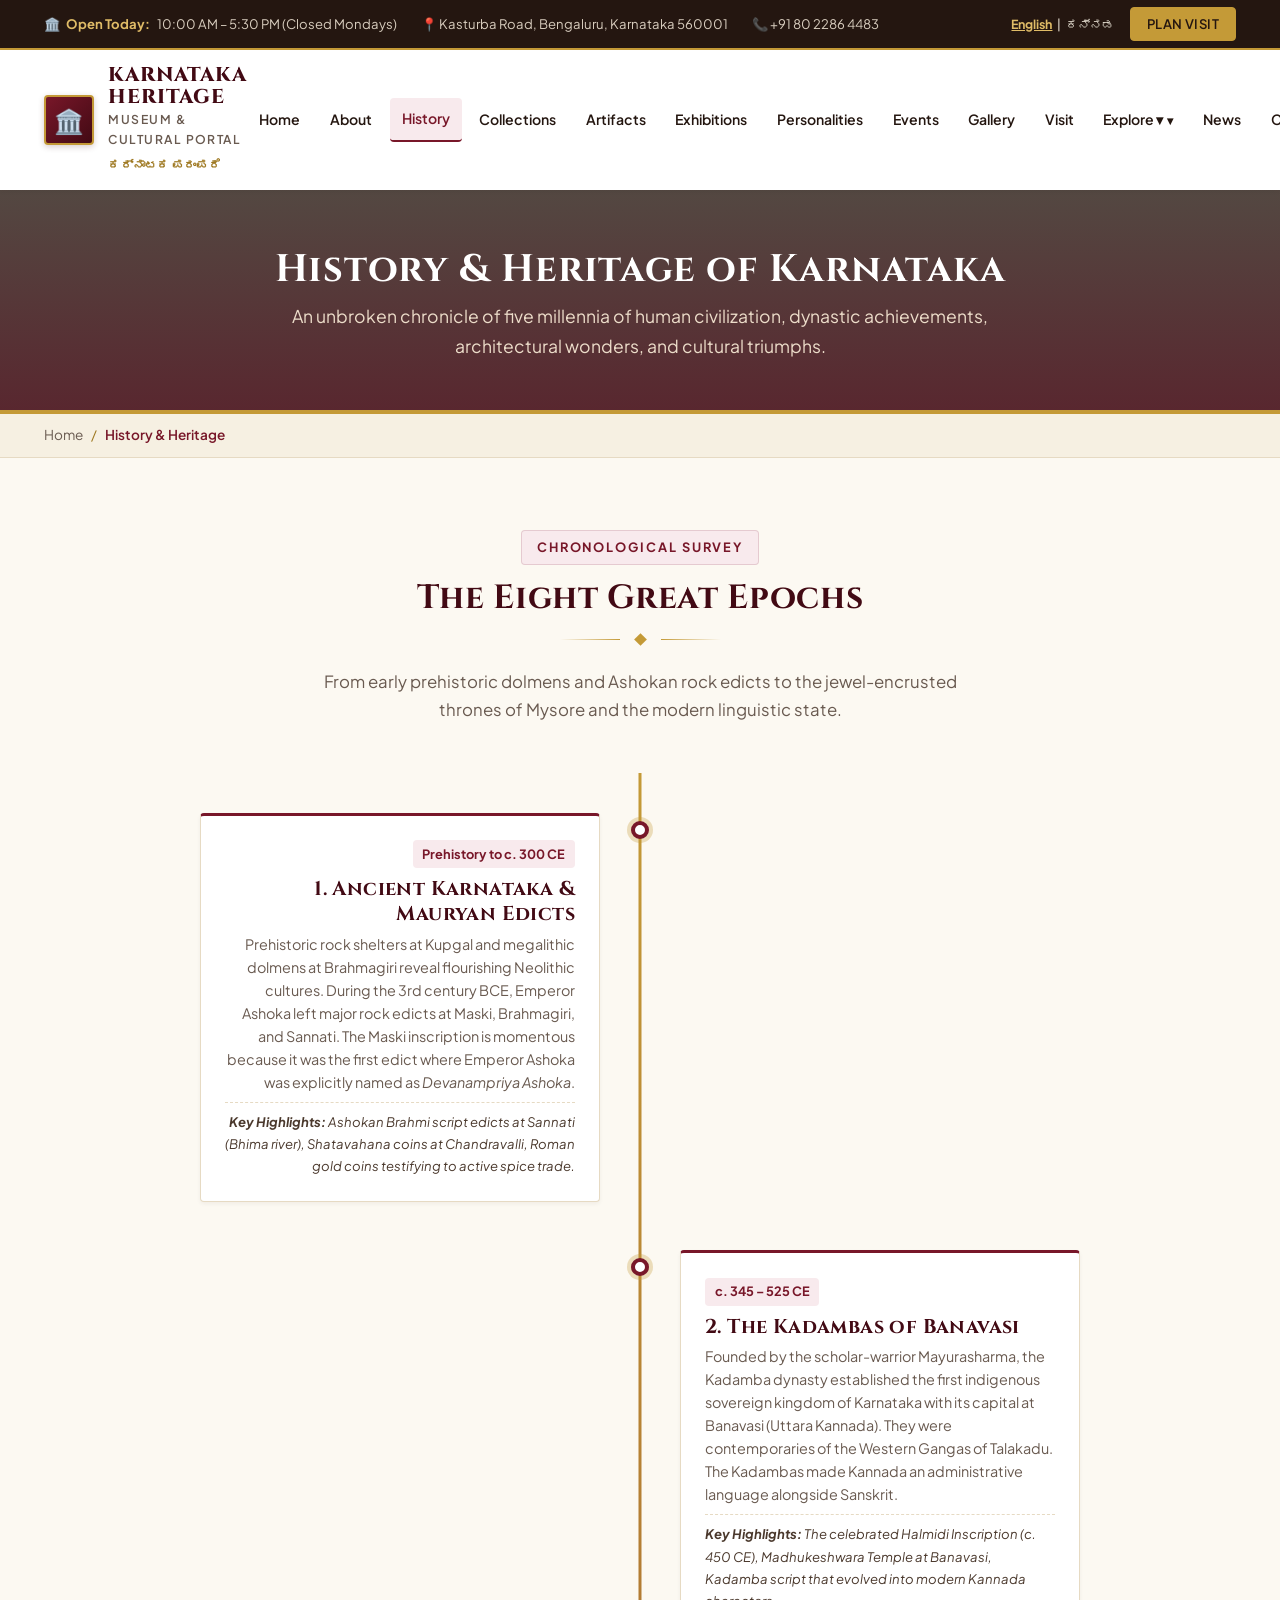
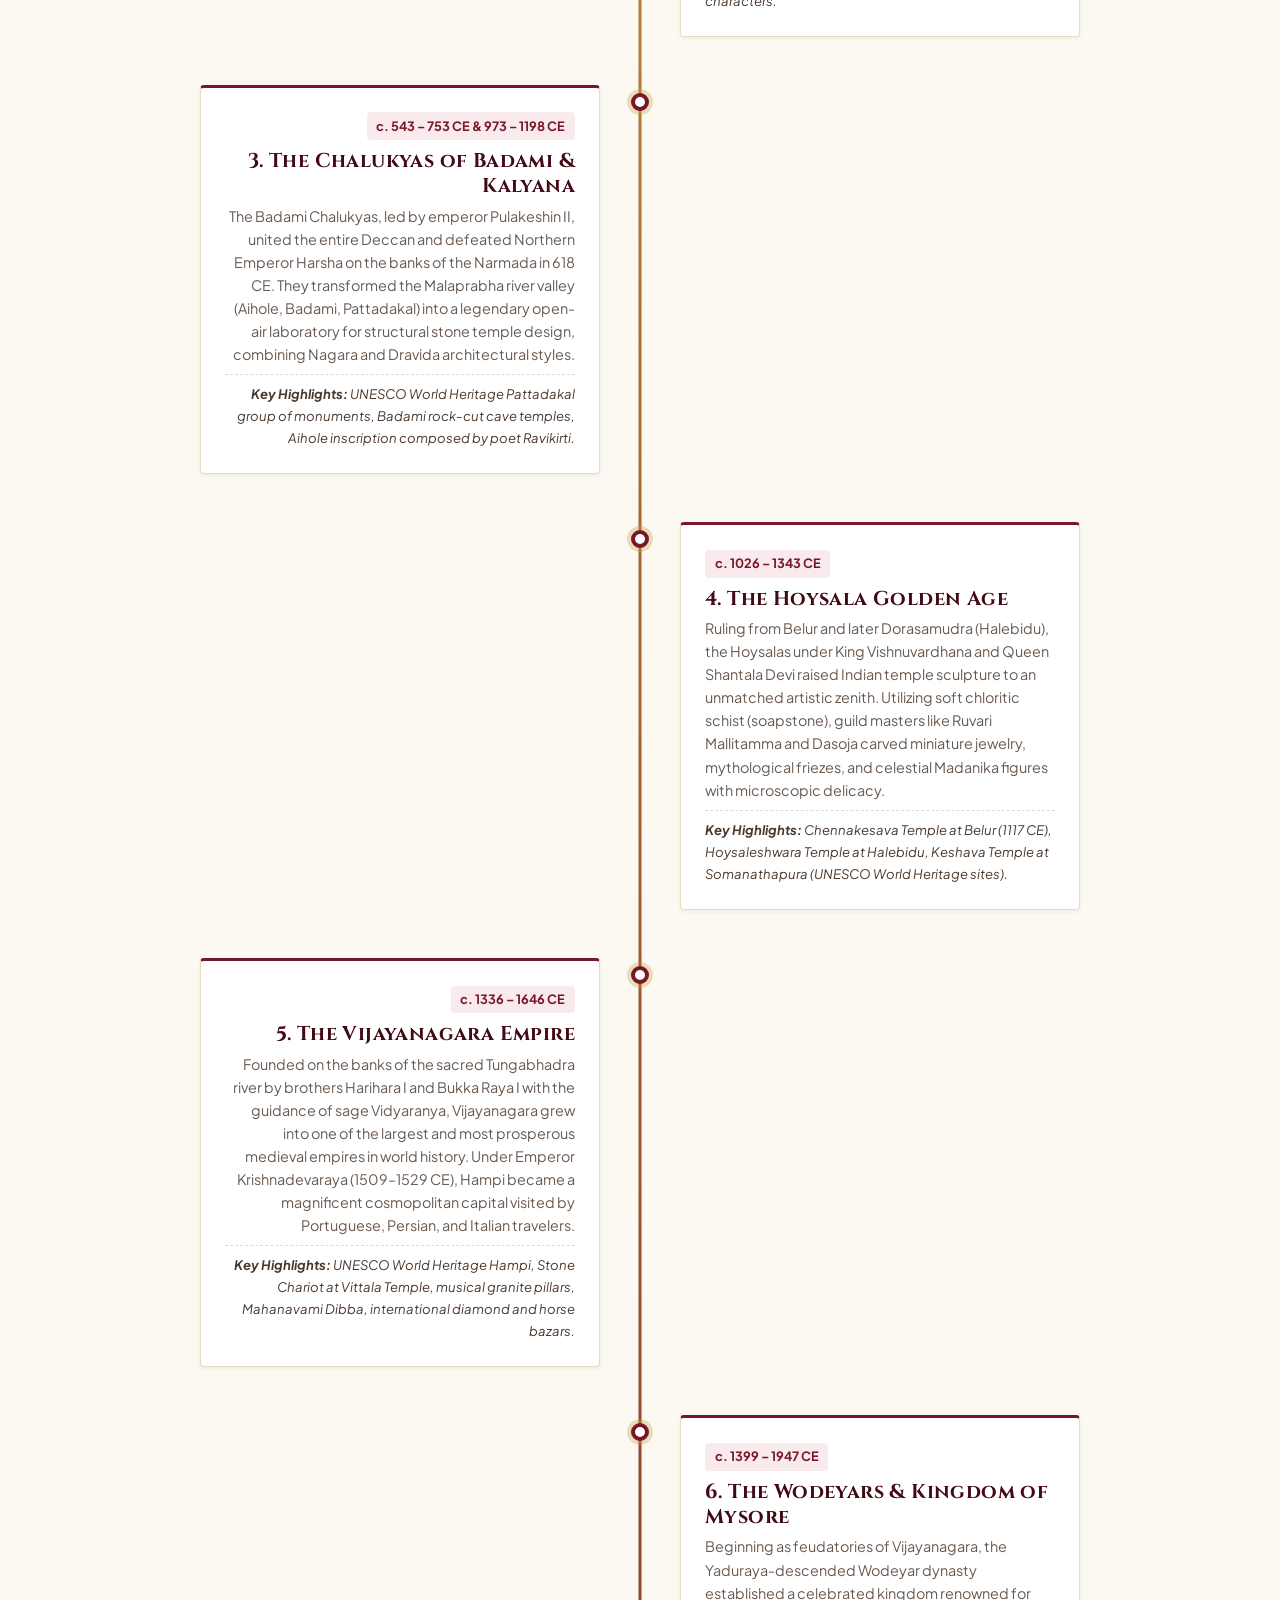
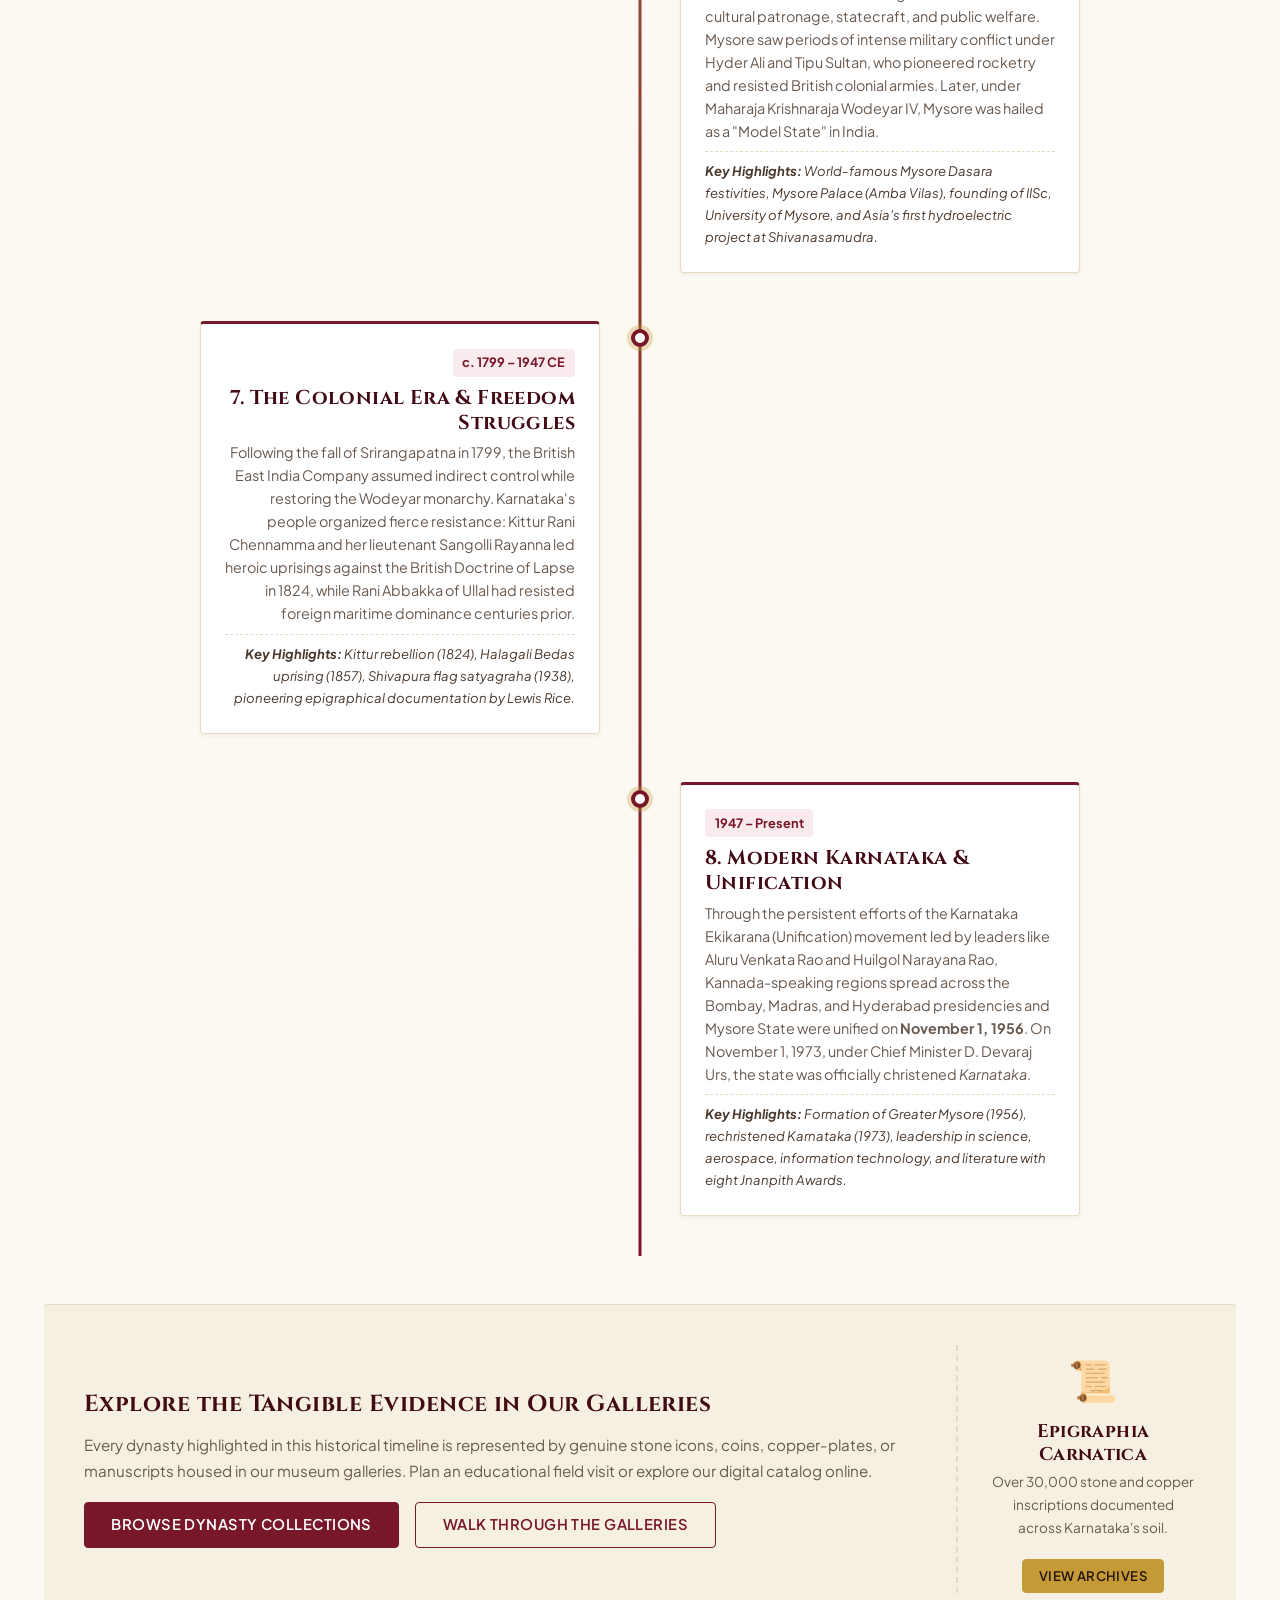
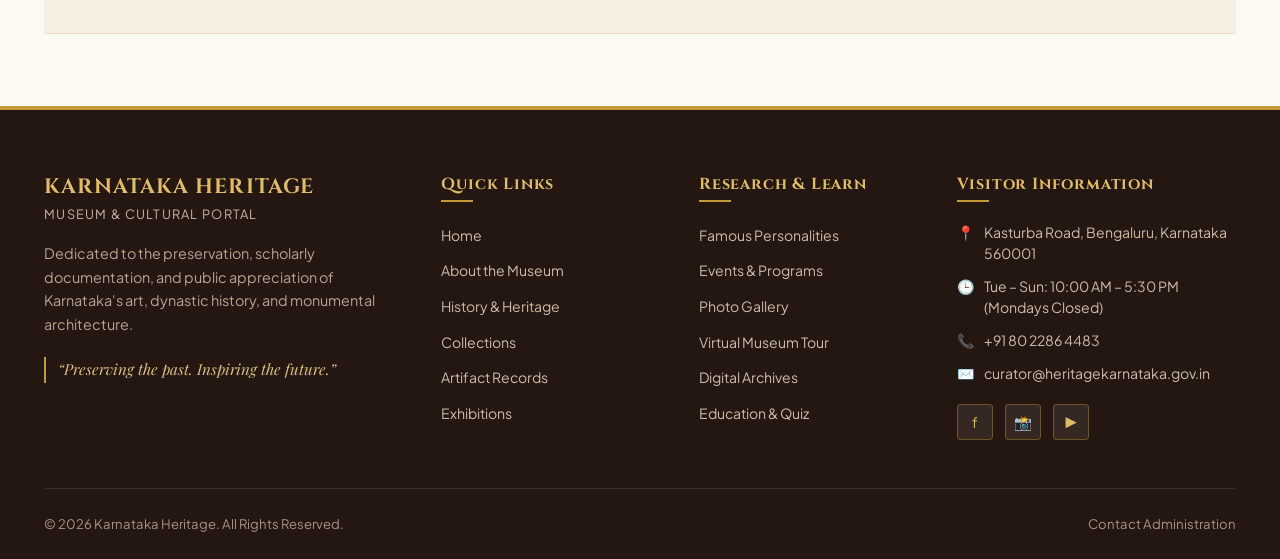
<file: history.html>
<!DOCTYPE html>
<html lang="en">
<head>
  <meta charset="UTF-8">
  <meta name="viewport" content="width=device-width, initial-scale=1.0">
  <title>History & Heritage – Timeline of Karnataka Dynasties</title>
  <meta name="description" content="Explore Karnataka's rich historical timeline spanning Ancient Karnataka, the Kadambas, Chalukyas, Hoysalas, Vijayanagara Empire, Mysore Kingdom, and Modern Karnataka.">
  <link rel="preconnect" href="https://fonts.googleapis.com">
  <link rel="preconnect" href="https://fonts.gstatic.com" crossorigin>
  <link href="https://fonts.googleapis.com/css2?family=Cinzel:wght@500;600;700;800&family=Playfair+Display:ital,wght@0,600;0,700;1,400&family=Plus+Jakarta+Sans:wght@400;500;600;700&display=swap" rel="stylesheet">
  <link rel="stylesheet" href="css/style.css">
</head>
<body>

  <!-- Top Announcement Bar -->
  <div class="top-bar">
    <div class="container top-bar-inner">
      <div class="top-bar-info">
        <span class="top-bar-item">🏛️ <strong>Open Today:</strong> 10:00 AM – 5:30 PM (Closed Mondays)</span>
        <span class="top-bar-item">📍 Kasturba Road, Bengaluru, Karnataka 560001</span>
        <span class="top-bar-item">📞 +91 80 2286 4483</span>
      </div>
      <div class="top-bar-actions">
        <div class="lang-switch">
          <span class="active">English</span> | <span>ಕನ್ನಡ</span>
        </div>
        <a href="visitor-info.html" class="btn btn-sm btn-gold">Plan Visit</a>
      </div>
    </div>
  </div>

  <!-- Header -->
  <header class="site-header">
    <div class="header-inner">
      <a href="index.html" class="brand">
        <div class="brand-crest" title="Gandaberunda Emblem">
          <span>🏛️</span>
        </div>
        <div class="brand-text">
          <h1>KARNATAKA HERITAGE</h1>
          <span class="brand-tagline">Museum & Cultural Portal</span>
          <span class="brand-kannada">ಕರ್ನಾಟಕ ಪರಂಪರೆ</span>
        </div>
      </a>

      <button class="mobile-nav-toggle" aria-label="Toggle navigation menu">
        <span></span>
        <span></span>
        <span></span>
      </button>

      <nav class="main-nav">
        <ul class="nav-list">
          <li class="nav-item"><a href="index.html" class="nav-link">Home</a></li>
          <li class="nav-item"><a href="about.html" class="nav-link">About</a></li>
          <li class="nav-item"><a href="history.html" class="nav-link active">History</a></li>
          <li class="nav-item"><a href="collections.html" class="nav-link">Collections</a></li>
          <li class="nav-item"><a href="artifacts.html" class="nav-link">Artifacts</a></li>
          <li class="nav-item"><a href="exhibitions.html" class="nav-link">Exhibitions</a></li>
          <li class="nav-item"><a href="personalities.html" class="nav-link">Personalities</a></li>
          <li class="nav-item"><a href="events.html" class="nav-link">Events</a></li>
          <li class="nav-item"><a href="gallery.html" class="nav-link">Gallery</a></li>
          <li class="nav-item"><a href="visitor-info.html" class="nav-link">Visit</a></li>
          <li class="nav-item has-dropdown">
            <a href="#" class="nav-link">Explore ▾</a>
            <ul class="dropdown-menu">
              <li><a href="virtual-tour.html" class="dropdown-link">Virtual Museum Tour</a></li>
              <li><a href="research.html" class="dropdown-link">Research & Archives</a></li>
              <li><a href="education.html" class="dropdown-link">Education & Learning</a></li>
            </ul>
          </li>
          <li class="nav-item"><a href="news.html" class="nav-link">News</a></li>
          <li class="nav-item"><a href="contact.html" class="nav-link">Contact</a></li>
        </ul>
      </nav>
    </div>
  </header>

  <!-- Page Hero & Breadcrumbs -->
  <section class="page-hero">
    <div class="container">
      <h1>History & Heritage of Karnataka</h1>
      <p class="lead">An unbroken chronicle of five millennia of human civilization, dynastic achievements, architectural wonders, and cultural triumphs.</p>
    </div>
  </section>

  <nav class="breadcrumb-nav" aria-label="Breadcrumb">
    <div class="container">
      <ul class="breadcrumb-list">
        <li class="breadcrumb-item"><a href="index.html">Home</a></li>
        <li class="breadcrumb-separator">/</li>
        <li class="breadcrumb-item active" aria-current="page">History & Heritage</li>
      </ul>
    </div>
  </nav>

  <!-- Main Content -->
  <main class="section">
    <div class="container">
      
      <div class="section-header text-center">
        <span class="section-badge">Chronological Survey</span>
        <h2>The Eight Great Epochs</h2>
        <div class="ornament"><span class="ornament-diamond"></span></div>
        <p class="section-subtitle">
          From early prehistoric dolmens and Ashokan rock edicts to the jewel-encrusted thrones of Mysore and the modern linguistic state.
        </p>
      </div>

      <!-- Historical Timeline Component -->
      <div class="timeline">

        <!-- 1. Ancient Karnataka -->
        <div class="timeline-item left">
          <div class="timeline-dot"></div>
          <div class="timeline-card">
            <span class="timeline-era">Prehistory to c. 300 CE</span>
            <h3 class="timeline-title">1. Ancient Karnataka & Mauryan Edicts</h3>
            <p class="timeline-desc">
              Prehistoric rock shelters at Kupgal and megalithic dolmens at Brahmagiri reveal flourishing Neolithic cultures. During the 3rd century BCE, Emperor Ashoka left major rock edicts at Maski, Brahmagiri, and Sannati. The Maski inscription is momentous because it was the first edict where Emperor Ashoka was explicitly named as <em>Devanampriya Ashoka</em>.
            </p>
            <div class="timeline-highlights">
              <strong>Key Highlights:</strong> Ashokan Brahmi script edicts at Sannati (Bhima river), Shatavahana coins at Chandravalli, Roman gold coins testifying to active spice trade.
            </div>
          </div>
        </div>

        <!-- 2. Kadamba Period -->
        <div class="timeline-item right">
          <div class="timeline-dot"></div>
          <div class="timeline-card">
            <span class="timeline-era">c. 345 – 525 CE</span>
            <h3 class="timeline-title">2. The Kadambas of Banavasi</h3>
            <p class="timeline-desc">
              Founded by the scholar-warrior Mayurasharma, the Kadamba dynasty established the first indigenous sovereign kingdom of Karnataka with its capital at Banavasi (Uttara Kannada). They were contemporaries of the Western Gangas of Talakadu. The Kadambas made Kannada an administrative language alongside Sanskrit.
            </p>
            <div class="timeline-highlights">
              <strong>Key Highlights:</strong> The celebrated Halmidi Inscription (c. 450 CE), Madhukeshwara Temple at Banavasi, Kadamba script that evolved into modern Kannada characters.
            </div>
          </div>
        </div>

        <!-- 3. Chalukya Period -->
        <div class="timeline-item left">
          <div class="timeline-dot"></div>
          <div class="timeline-card">
            <span class="timeline-era">c. 543 – 753 CE & 973 – 1198 CE</span>
            <h3 class="timeline-title">3. The Chalukyas of Badami & Kalyana</h3>
            <p class="timeline-desc">
              The Badami Chalukyas, led by emperor Pulakeshin II, united the entire Deccan and defeated Northern Emperor Harsha on the banks of the Narmada in 618 CE. They transformed the Malaprabha river valley (Aihole, Badami, Pattadakal) into a legendary open-air laboratory for structural stone temple design, combining Nagara and Dravida architectural styles.
            </p>
            <div class="timeline-highlights">
              <strong>Key Highlights:</strong> UNESCO World Heritage Pattadakal group of monuments, Badami rock-cut cave temples, Aihole inscription composed by poet Ravikirti.
            </div>
          </div>
        </div>

        <!-- 4. Hoysala Period -->
        <div class="timeline-item right">
          <div class="timeline-dot"></div>
          <div class="timeline-card">
            <span class="timeline-era">c. 1026 – 1343 CE</span>
            <h3 class="timeline-title">4. The Hoysala Golden Age</h3>
            <p class="timeline-desc">
              Ruling from Belur and later Dorasamudra (Halebidu), the Hoysalas under King Vishnuvardhana and Queen Shantala Devi raised Indian temple sculpture to an unmatched artistic zenith. Utilizing soft chloritic schist (soapstone), guild masters like Ruvari Mallitamma and Dasoja carved miniature jewelry, mythological friezes, and celestial Madanika figures with microscopic delicacy.
            </p>
            <div class="timeline-highlights">
              <strong>Key Highlights:</strong> Chennakesava Temple at Belur (1117 CE), Hoysaleshwara Temple at Halebidu, Keshava Temple at Somanathapura (UNESCO World Heritage sites).
            </div>
          </div>
        </div>

        <!-- 5. Vijayanagara Period -->
        <div class="timeline-item left">
          <div class="timeline-dot"></div>
          <div class="timeline-card">
            <span class="timeline-era">c. 1336 – 1646 CE</span>
            <h3 class="timeline-title">5. The Vijayanagara Empire</h3>
            <p class="timeline-desc">
              Founded on the banks of the sacred Tungabhadra river by brothers Harihara I and Bukka Raya I with the guidance of sage Vidyaranya, Vijayanagara grew into one of the largest and most prosperous medieval empires in world history. Under Emperor Krishnadevaraya (1509–1529 CE), Hampi became a magnificent cosmopolitan capital visited by Portuguese, Persian, and Italian travelers.
            </p>
            <div class="timeline-highlights">
              <strong>Key Highlights:</strong> UNESCO World Heritage Hampi, Stone Chariot at Vittala Temple, musical granite pillars, Mahanavami Dibba, international diamond and horse bazars.
            </div>
          </div>
        </div>

        <!-- 6. Mysore Kingdom -->
        <div class="timeline-item right">
          <div class="timeline-dot"></div>
          <div class="timeline-card">
            <span class="timeline-era">c. 1399 – 1947 CE</span>
            <h3 class="timeline-title">6. The Wodeyars & Kingdom of Mysore</h3>
            <p class="timeline-desc">
              Beginning as feudatories of Vijayanagara, the Yaduraya-descended Wodeyar dynasty established a celebrated kingdom renowned for cultural patronage, statecraft, and public welfare. Mysore saw periods of intense military conflict under Hyder Ali and Tipu Sultan, who pioneered rocketry and resisted British colonial armies. Later, under Maharaja Krishnaraja Wodeyar IV, Mysore was hailed as a "Model State" in India.
            </p>
            <div class="timeline-highlights">
              <strong>Key Highlights:</strong> World-famous Mysore Dasara festivities, Mysore Palace (Amba Vilas), founding of IISc, University of Mysore, and Asia's first hydroelectric project at Shivanasamudra.
            </div>
          </div>
        </div>

        <!-- 7. Colonial Period -->
        <div class="timeline-item left">
          <div class="timeline-dot"></div>
          <div class="timeline-card">
            <span class="timeline-era">c. 1799 – 1947 CE</span>
            <h3 class="timeline-title">7. The Colonial Era & Freedom Struggles</h3>
            <p class="timeline-desc">
              Following the fall of Srirangapatna in 1799, the British East India Company assumed indirect control while restoring the Wodeyar monarchy. Karnataka's people organized fierce resistance: Kittur Rani Chennamma and her lieutenant Sangolli Rayanna led heroic uprisings against the British Doctrine of Lapse in 1824, while Rani Abbakka of Ullal had resisted foreign maritime dominance centuries prior.
            </p>
            <div class="timeline-highlights">
              <strong>Key Highlights:</strong> Kittur rebellion (1824), Halagali Bedas uprising (1857), Shivapura flag satyagraha (1938), pioneering epigraphical documentation by Lewis Rice.
            </div>
          </div>
        </div>

        <!-- 8. Modern Karnataka -->
        <div class="timeline-item right">
          <div class="timeline-dot"></div>
          <div class="timeline-card">
            <span class="timeline-era">1947 – Present</span>
            <h3 class="timeline-title">8. Modern Karnataka & Unification</h3>
            <p class="timeline-desc">
              Through the persistent efforts of the Karnataka Ekikarana (Unification) movement led by leaders like Aluru Venkata Rao and Huilgol Narayana Rao, Kannada-speaking regions spread across the Bombay, Madras, and Hyderabad presidencies and Mysore State were unified on <strong>November 1, 1956</strong>. On November 1, 1973, under Chief Minister D. Devaraj Urs, the state was officially christened <em>Karnataka</em>.
            </p>
            <div class="timeline-highlights">
              <strong>Key Highlights:</strong> Formation of Greater Mysore (1956), rechristened Karnataka (1973), leadership in science, aerospace, information technology, and literature with eight Jnanpith Awards.
            </div>
          </div>
        </div>

      </div>

      <!-- Educational Summary Box -->
      <div class="section-cream" style="padding: 2.5rem; border-radius: var(--radius-sm); margin-top: 3rem;">
        <div style="display: flex; gap: 2rem; align-items: center; flex-wrap: wrap;">
          <div style="flex: 1 1 500px;">
            <h3 style="color: var(--maroon-deep); margin-bottom: 0.8rem;">Explore the Tangible Evidence in Our Galleries</h3>
            <p style="color: var(--text-muted); font-size: 0.95rem; margin-bottom: 1.2rem;">
              Every dynasty highlighted in this historical timeline is represented by genuine stone icons, coins, copper-plates, or manuscripts housed in our museum galleries. Plan an educational field visit or explore our digital catalog online.
            </p>
            <div style="display: flex; gap: 1rem; flex-wrap: wrap;">
              <a href="collections.html" class="btn btn-primary">Browse Dynasty Collections</a>
              <a href="virtual-tour.html" class="btn btn-outline">Walk Through the Galleries</a>
            </div>
          </div>
          <div style="flex: 0 0 240px; text-align: center; border-left: 2px dashed var(--cream-border); padding-left: 2rem;">
            <span style="font-size: 2.5rem;">📜</span>
            <h4 style="margin-top: 0.5rem; margin-bottom: 0.3rem;">Epigraphia Carnatica</h4>
            <p style="font-size: 0.85rem; color: var(--text-muted);">
              Over 30,000 stone and copper inscriptions documented across Karnataka's soil.
            </p>
            <a href="research.html" class="btn btn-sm btn-gold">View Archives</a>
          </div>
        </div>
      </div>

    </div>
  </main>

  <!-- Site Footer -->
  <footer class="site-footer">
    <div class="container">
      <div class="footer-top">
        <div class="footer-brand">
          <h3>KARNATAKA HERITAGE</h3>
          <span class="brand-tagline">Museum & Cultural Portal</span>
          <p>
            Dedicated to the preservation, scholarly documentation, and public appreciation of Karnataka's art, dynastic history, and monumental architecture.
          </p>
          <div class="footer-motto">
            “Preserving the past. Inspiring the future.”
          </div>
        </div>
        <div class="footer-col">
          <h4>Quick Links</h4>
          <ul class="footer-links">
            <li><a href="index.html">Home</a></li>
            <li><a href="about.html">About the Museum</a></li>
            <li><a href="history.html">History & Heritage</a></li>
            <li><a href="collections.html">Collections</a></li>
            <li><a href="artifacts.html">Artifact Records</a></li>
            <li><a href="exhibitions.html">Exhibitions</a></li>
          </ul>
        </div>
        <div class="footer-col">
          <h4>Research & Learn</h4>
          <ul class="footer-links">
            <li><a href="personalities.html">Famous Personalities</a></li>
            <li><a href="events.html">Events & Programs</a></li>
            <li><a href="gallery.html">Photo Gallery</a></li>
            <li><a href="virtual-tour.html">Virtual Museum Tour</a></li>
            <li><a href="research.html">Digital Archives</a></li>
            <li><a href="education.html">Education & Quiz</a></li>
          </ul>
        </div>
        <div class="footer-col">
          <h4>Visitor Information</h4>
          <div class="footer-contact-item"><span>📍</span><span>Kasturba Road, Bengaluru, Karnataka 560001</span></div>
          <div class="footer-contact-item"><span>🕒</span><span>Tue – Sun: 10:00 AM – 5:30 PM (Mondays Closed)</span></div>
          <div class="footer-contact-item"><span>📞</span><span>+91 80 2286 4483</span></div>
          <div class="footer-contact-item"><span>✉️</span><span>curator@heritagekarnataka.gov.in</span></div>
          <div class="footer-social-links">
            <a href="#" class="social-btn" aria-label="Facebook">f</a>
            <a href="#" class="social-btn" aria-label="Instagram">📸</a>
            <a href="#" class="social-btn" aria-label="YouTube">▶</a>
          </div>
        </div>
      </div>
      <div class="footer-bottom">
        <div class="footer-bottom-inner">
          <div>© 2026 Karnataka Heritage. All Rights Reserved.</div>
          <div><a href="contact.html" style="color: #a39584;">Contact Administration</a></div>
        </div>
      </div>
    </div>
  </footer>

  <button class="scroll-top-btn" aria-label="Scroll to top of page">↑</button>
  <script src="js/main.js"></script>
</body>
</html>
</file>
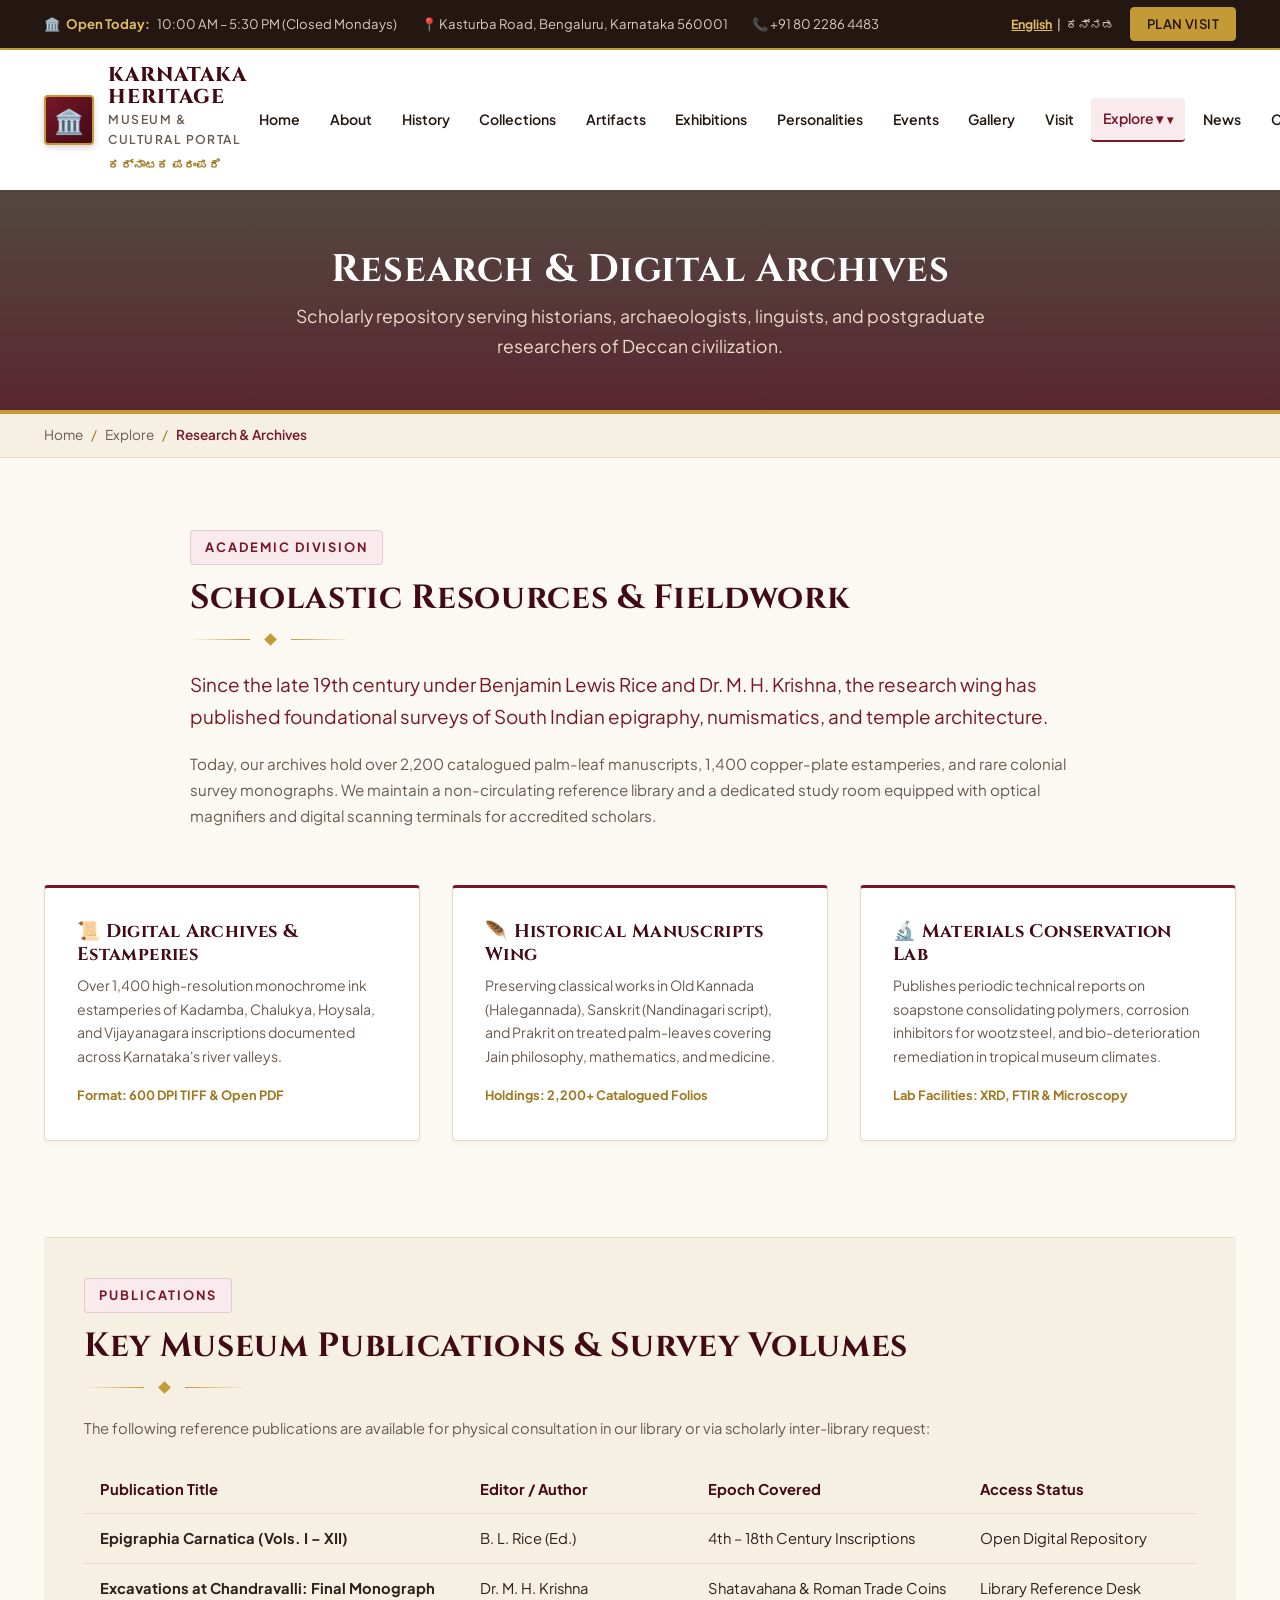
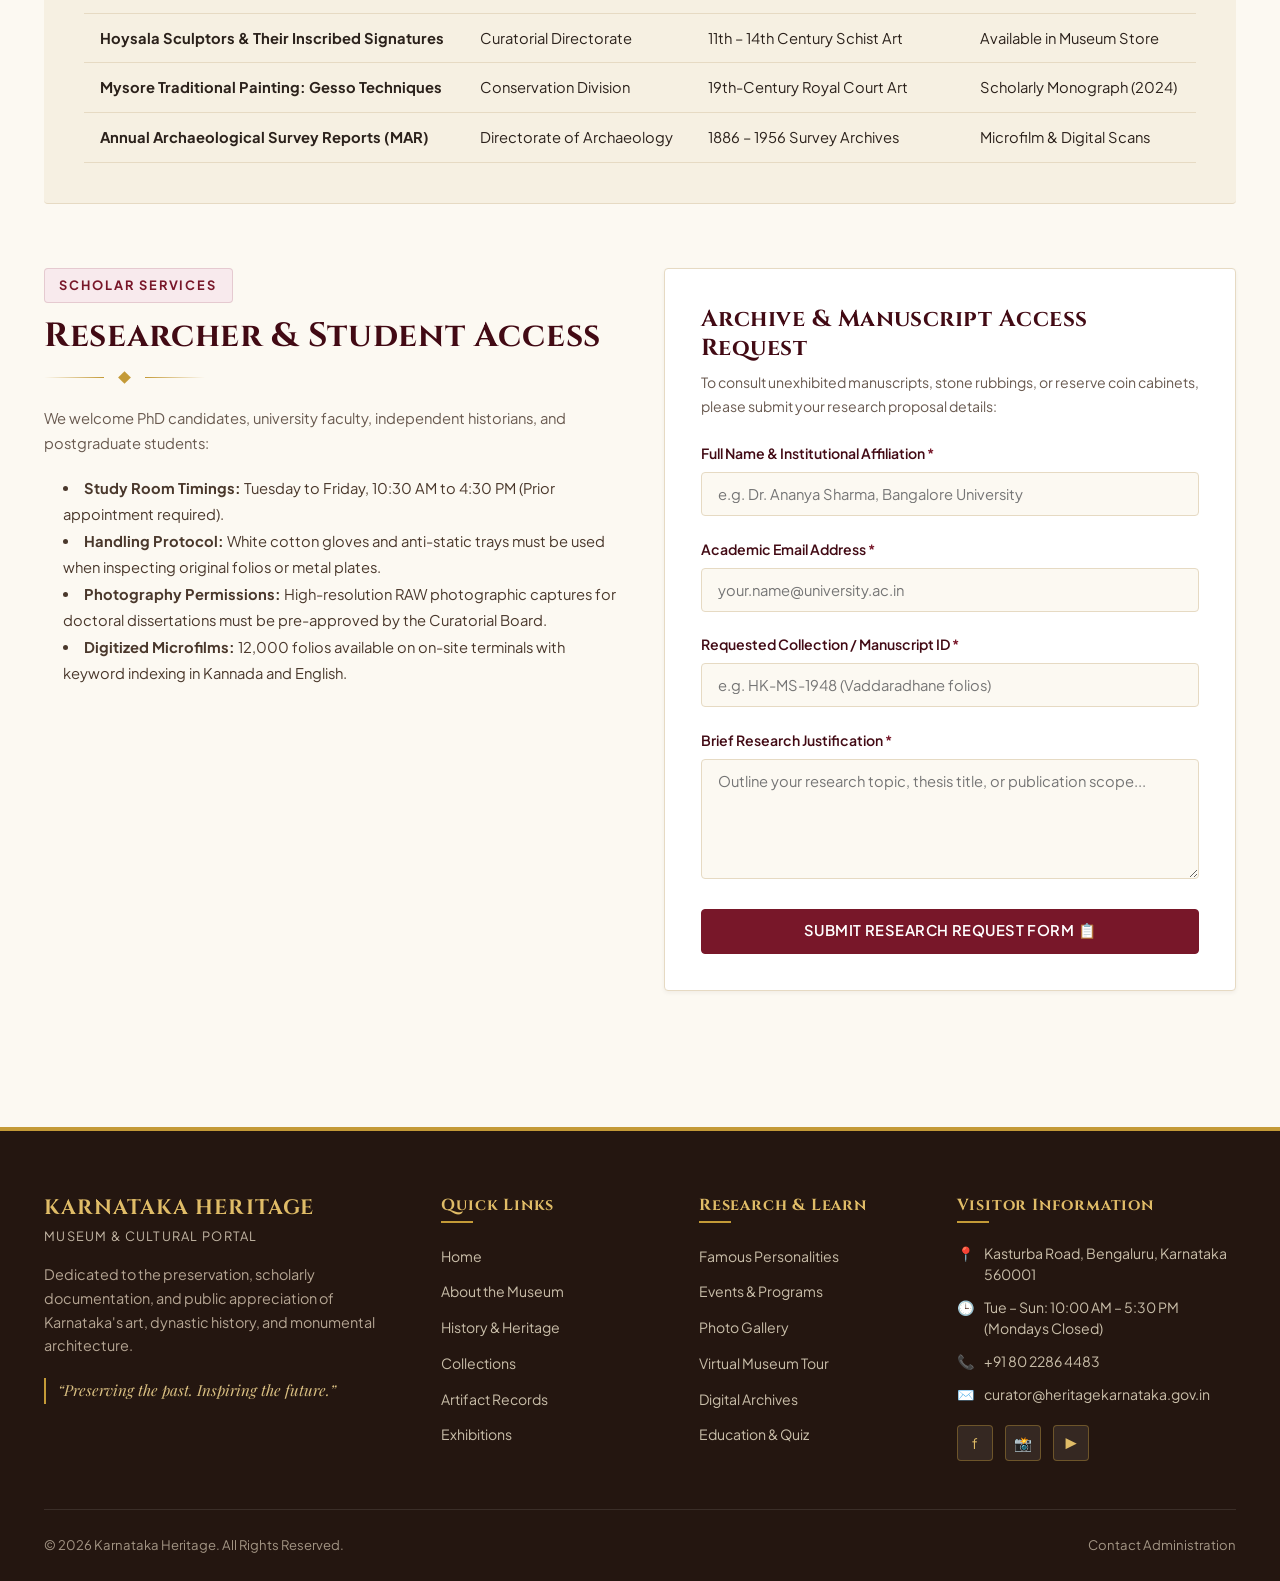
<file: research.html>
<!DOCTYPE html>
<html lang="en">
<head>
  <meta charset="UTF-8">
  <meta name="viewport" content="width=device-width, initial-scale=1.0">
  <title>Research & Archives – Epigraphical & Manuscript Repository | Karnataka Heritage</title>
  <meta name="description" content="Access scholarly research resources, digital epigraphical archives, palm-leaf manuscripts, conservation case studies, and museum publication records.">
  <link rel="preconnect" href="https://fonts.googleapis.com">
  <link rel="preconnect" href="https://fonts.gstatic.com" crossorigin>
  <link href="https://fonts.googleapis.com/css2?family=Cinzel:wght@500;600;700;800&family=Playfair+Display:ital,wght@0,600;0,700;1,400&family=Plus+Jakarta+Sans:wght@400;500;600;700&display=swap" rel="stylesheet">
  <link rel="stylesheet" href="css/style.css">
</head>
<body>

  <!-- Top Announcement Bar -->
  <div class="top-bar">
    <div class="container top-bar-inner">
      <div class="top-bar-info">
        <span class="top-bar-item">🏛️ <strong>Open Today:</strong> 10:00 AM – 5:30 PM (Closed Mondays)</span>
        <span class="top-bar-item">📍 Kasturba Road, Bengaluru, Karnataka 560001</span>
        <span class="top-bar-item">📞 +91 80 2286 4483</span>
      </div>
      <div class="top-bar-actions">
        <div class="lang-switch">
          <span class="active">English</span> | <span>ಕನ್ನಡ</span>
        </div>
        <a href="visitor-info.html" class="btn btn-sm btn-gold">Plan Visit</a>
      </div>
    </div>
  </div>

  <!-- Header -->
  <header class="site-header">
    <div class="header-inner">
      <a href="index.html" class="brand">
        <div class="brand-crest" title="Gandaberunda Emblem">
          <span>🏛️</span>
        </div>
        <div class="brand-text">
          <h1>KARNATAKA HERITAGE</h1>
          <span class="brand-tagline">Museum & Cultural Portal</span>
          <span class="brand-kannada">ಕರ್ನಾಟಕ ಪರಂಪರೆ</span>
        </div>
      </a>

      <button class="mobile-nav-toggle" aria-label="Toggle navigation menu">
        <span></span>
        <span></span>
        <span></span>
      </button>

      <nav class="main-nav">
        <ul class="nav-list">
          <li class="nav-item"><a href="index.html" class="nav-link">Home</a></li>
          <li class="nav-item"><a href="about.html" class="nav-link">About</a></li>
          <li class="nav-item"><a href="history.html" class="nav-link">History</a></li>
          <li class="nav-item"><a href="collections.html" class="nav-link">Collections</a></li>
          <li class="nav-item"><a href="artifacts.html" class="nav-link">Artifacts</a></li>
          <li class="nav-item"><a href="exhibitions.html" class="nav-link">Exhibitions</a></li>
          <li class="nav-item"><a href="personalities.html" class="nav-link">Personalities</a></li>
          <li class="nav-item"><a href="events.html" class="nav-link">Events</a></li>
          <li class="nav-item"><a href="gallery.html" class="nav-link">Gallery</a></li>
          <li class="nav-item"><a href="visitor-info.html" class="nav-link">Visit</a></li>
          <li class="nav-item has-dropdown">
            <a href="#" class="nav-link active">Explore ▾</a>
            <ul class="dropdown-menu">
              <li><a href="virtual-tour.html" class="dropdown-link">Virtual Museum Tour</a></li>
              <li><a href="research.html" class="dropdown-link active">Research & Archives</a></li>
              <li><a href="education.html" class="dropdown-link">Education & Learning</a></li>
            </ul>
          </li>
          <li class="nav-item"><a href="news.html" class="nav-link">News</a></li>
          <li class="nav-item"><a href="contact.html" class="nav-link">Contact</a></li>
        </ul>
      </nav>
    </div>
  </header>

  <!-- Page Hero & Breadcrumbs -->
  <section class="page-hero">
    <div class="container">
      <h1>Research & Digital Archives</h1>
      <p class="lead">Scholarly repository serving historians, archaeologists, linguists, and postgraduate researchers of Deccan civilization.</p>
    </div>
  </section>

  <nav class="breadcrumb-nav" aria-label="Breadcrumb">
    <div class="container">
      <ul class="breadcrumb-list">
        <li class="breadcrumb-item"><a href="index.html">Home</a></li>
        <li class="breadcrumb-separator">/</li>
        <li class="breadcrumb-item"><a href="#">Explore</a></li>
        <li class="breadcrumb-separator">/</li>
        <li class="breadcrumb-item active" aria-current="page">Research & Archives</li>
      </ul>
    </div>
  </nav>

  <!-- Main Content -->
  <main class="section">
    <div class="container">
      
      <!-- Scholarly Introduction -->
      <div style="max-width: 900px; margin: 0 auto 3.5rem;">
        <span class="section-badge">Academic Division</span>
        <h2>Scholastic Resources & Fieldwork</h2>
        <div class="ornament" style="justify-content: flex-start; margin-left: 0;"><span class="ornament-diamond"></span></div>
        <p class="lead" style="color: var(--maroon-primary);">
          Since the late 19th century under Benjamin Lewis Rice and Dr. M. H. Krishna, the research wing has published foundational surveys of South Indian epigraphy, numismatics, and temple architecture.
        </p>
        <p style="color: var(--text-muted); font-size: 0.95rem; line-height: 1.7;">
          Today, our archives hold over 2,200 catalogued palm-leaf manuscripts, 1,400 copper-plate estamperies, and rare colonial survey monographs. We maintain a non-circulating reference library and a dedicated study room equipped with optical magnifiers and digital scanning terminals for accredited scholars.
        </p>
      </div>

      <!-- Core Research Pillars -->
      <div style="display: grid; grid-template-columns: repeat(auto-fit, minmax(280px, 1fr)); gap: 2rem; margin-bottom: 4rem;">
        
        <div class="info-card">
          <h4 style="color: var(--maroon-deep);">📜 Digital Archives & Estamperies</h4>
          <p style="font-size: 0.88rem; color: var(--text-muted); margin-bottom: 0.8rem;">
            Over 1,400 high-resolution monochrome ink estamperies of Kadamba, Chalukya, Hoysala, and Vijayanagara inscriptions documented across Karnataka's river valleys.
          </p>
          <span style="font-size: 0.8rem; color: var(--gold-dark); font-weight: 700;">Format: 600 DPI TIFF & Open PDF</span>
        </div>

        <div class="info-card">
          <h4 style="color: var(--maroon-deep);">🪶 Historical Manuscripts Wing</h4>
          <p style="font-size: 0.88rem; color: var(--text-muted); margin-bottom: 0.8rem;">
            Preserving classical works in Old Kannada (Halegannada), Sanskrit (Nandinagari script), and Prakrit on treated palm-leaves covering Jain philosophy, mathematics, and medicine.
          </p>
          <span style="font-size: 0.8rem; color: var(--gold-dark); font-weight: 700;">Holdings: 2,200+ Catalogued Folios</span>
        </div>

        <div class="info-card">
          <h4 style="color: var(--maroon-deep);">🔬 Materials Conservation Lab</h4>
          <p style="font-size: 0.88rem; color: var(--text-muted); margin-bottom: 0.8rem;">
            Publishes periodic technical reports on soapstone consolidating polymers, corrosion inhibitors for wootz steel, and bio-deterioration remediation in tropical museum climates.
          </p>
          <span style="font-size: 0.8rem; color: var(--gold-dark); font-weight: 700;">Lab Facilities: XRD, FTIR & Microscopy</span>
        </div>

      </div>

      <!-- Major Publications Table -->
      <div class="section-cream" style="padding: 2.5rem; border-radius: var(--radius-sm); margin-bottom: 4rem;">
        <span class="section-badge">Publications</span>
        <h2>Key Museum Publications & Survey Volumes</h2>
        <div class="ornament" style="justify-content: flex-start; margin-left: 0;"><span class="ornament-diamond"></span></div>
        <p style="color: var(--text-muted); font-size: 0.92rem; margin-bottom: 1.5rem;">
          The following reference publications are available for physical consultation in our library or via scholarly inter-library request:
        </p>

        <table class="info-table">
          <thead>
            <tr>
              <th>Publication Title</th>
              <th>Editor / Author</th>
              <th>Epoch Covered</th>
              <th>Access Status</th>
            </tr>
          </thead>
          <tbody>
            <tr>
              <td><strong>Epigraphia Carnatica (Vols. I – XII)</strong></td>
              <td>B. L. Rice (Ed.)</td>
              <td>4th – 18th Century Inscriptions</td>
              <td>Open Digital Repository</td>
            </tr>
            <tr>
              <td><strong>Excavations at Chandravalli: Final Monograph</strong></td>
              <td>Dr. M. H. Krishna</td>
              <td>Shatavahana & Roman Trade Coins</td>
              <td>Library Reference Desk</td>
            </tr>
            <tr>
              <td><strong>Hoysala Sculptors & Their Inscribed Signatures</strong></td>
              <td>Curatorial Directorate</td>
              <td>11th – 14th Century Schist Art</td>
              <td>Available in Museum Store</td>
            </tr>
            <tr>
              <td><strong>Mysore Traditional Painting: Gesso Techniques</strong></td>
              <td>Conservation Division</td>
              <td>19th-Century Royal Court Art</td>
              <td>Scholarly Monograph (2024)</td>
            </tr>
            <tr>
              <td><strong>Annual Archaeological Survey Reports (MAR)</strong></td>
              <td>Directorate of Archaeology</td>
              <td>1886 – 1956 Survey Archives</td>
              <td>Microfilm & Digital Scans</td>
            </tr>
          </tbody>
        </table>
      </div>

      <!-- Guidelines for Researchers & Students -->
      <div style="display: grid; grid-template-columns: 1fr 1fr; gap: 3rem; margin-bottom: 4rem;">
        
        <div>
          <span class="section-badge">Scholar Services</span>
          <h2>Researcher & Student Access</h2>
          <div class="ornament" style="justify-content: flex-start; margin-left: 0;"><span class="ornament-diamond"></span></div>
          <p style="font-size: 0.92rem; color: var(--text-muted); line-height: 1.7;">
            We welcome PhD candidates, university faculty, independent historians, and postgraduate students:
          </p>
          <ul style="color: var(--brown-muted); font-size: 0.92rem; line-height: 1.8; padding-left: 1.2rem;">
            <li><strong>Study Room Timings:</strong> Tuesday to Friday, 10:30 AM to 4:30 PM (Prior appointment required).</li>
            <li><strong>Handling Protocol:</strong> White cotton gloves and anti-static trays must be used when inspecting original folios or metal plates.</li>
            <li><strong>Photography Permissions:</strong> High-resolution RAW photographic captures for doctoral dissertations must be pre-approved by the Curatorial Board.</li>
            <li><strong>Digitized Microfilms:</strong> 12,000 folios available on on-site terminals with keyword indexing in Kannada and English.</li>
          </ul>
        </div>

        <!-- Archive Request Procedure -->
        <div class="contact-card">
          <h3 style="color: var(--maroon-deep); margin-bottom: 0.5rem;">Archive & Manuscript Access Request</h3>
          <p style="font-size: 0.88rem; color: var(--text-muted); margin-bottom: 1.5rem;">
            To consult unexhibited manuscripts, stone rubbings, or reserve coin cabinets, please submit your research proposal details:
          </p>

          <form onsubmit="event.preventDefault(); showToast('Your research request has been received by the Epigraphy Archives desk. An accession coordinator will reply within 3 days.'); this.reset();">
            <div class="form-group">
              <label class="form-label">Full Name & Institutional Affiliation <span class="req">*</span></label>
              <input type="text" class="form-control" placeholder="e.g. Dr. Ananya Sharma, Bangalore University" required>
            </div>

            <div class="form-group">
              <label class="form-label">Academic Email Address <span class="req">*</span></label>
              <input type="email" class="form-control" placeholder="your.name@university.ac.in" required>
            </div>

            <div class="form-group">
              <label class="form-label">Requested Collection / Manuscript ID <span class="req">*</span></label>
              <input type="text" class="form-control" placeholder="e.g. HK-MS-1948 (Vaddaradhane folios)" required>
            </div>

            <div class="form-group">
              <label class="form-label">Brief Research Justification <span class="req">*</span></label>
              <textarea class="form-control" rows="3" placeholder="Outline your research topic, thesis title, or publication scope..." required></textarea>
            </div>

            <button type="submit" class="btn btn-primary" style="width: 100%;">
              Submit Research Request Form 📋
            </button>
          </form>
        </div>

      </div>

    </div>
  </main>

  <!-- Site Footer -->
  <footer class="site-footer">
    <div class="container">
      <div class="footer-top">
        <div class="footer-brand">
          <h3>KARNATAKA HERITAGE</h3>
          <span class="brand-tagline">Museum & Cultural Portal</span>
          <p>
            Dedicated to the preservation, scholarly documentation, and public appreciation of Karnataka's art, dynastic history, and monumental architecture.
          </p>
          <div class="footer-motto">
            “Preserving the past. Inspiring the future.”
          </div>
        </div>
        <div class="footer-col">
          <h4>Quick Links</h4>
          <ul class="footer-links">
            <li><a href="index.html">Home</a></li>
            <li><a href="about.html">About the Museum</a></li>
            <li><a href="history.html">History & Heritage</a></li>
            <li><a href="collections.html">Collections</a></li>
            <li><a href="artifacts.html">Artifact Records</a></li>
            <li><a href="exhibitions.html">Exhibitions</a></li>
          </ul>
        </div>
        <div class="footer-col">
          <h4>Research & Learn</h4>
          <ul class="footer-links">
            <li><a href="personalities.html">Famous Personalities</a></li>
            <li><a href="events.html">Events & Programs</a></li>
            <li><a href="gallery.html">Photo Gallery</a></li>
            <li><a href="virtual-tour.html">Virtual Museum Tour</a></li>
            <li><a href="research.html">Digital Archives</a></li>
            <li><a href="education.html">Education & Quiz</a></li>
          </ul>
        </div>
        <div class="footer-col">
          <h4>Visitor Information</h4>
          <div class="footer-contact-item"><span>📍</span><span>Kasturba Road, Bengaluru, Karnataka 560001</span></div>
          <div class="footer-contact-item"><span>🕒</span><span>Tue – Sun: 10:00 AM – 5:30 PM (Mondays Closed)</span></div>
          <div class="footer-contact-item"><span>📞</span><span>+91 80 2286 4483</span></div>
          <div class="footer-contact-item"><span>✉️</span><span>curator@heritagekarnataka.gov.in</span></div>
          <div class="footer-social-links">
            <a href="#" class="social-btn" aria-label="Facebook">f</a>
            <a href="#" class="social-btn" aria-label="Instagram">📸</a>
            <a href="#" class="social-btn" aria-label="YouTube">▶</a>
          </div>
        </div>
      </div>
      <div class="footer-bottom">
        <div class="footer-bottom-inner">
          <div>© 2026 Karnataka Heritage. All Rights Reserved.</div>
          <div><a href="contact.html" style="color: #a39584;">Contact Administration</a></div>
        </div>
      </div>
    </div>
  </footer>

  <button class="scroll-top-btn" aria-label="Scroll to top of page">↑</button>
  <script src="js/main.js"></script>
</body>
</html>
</file>
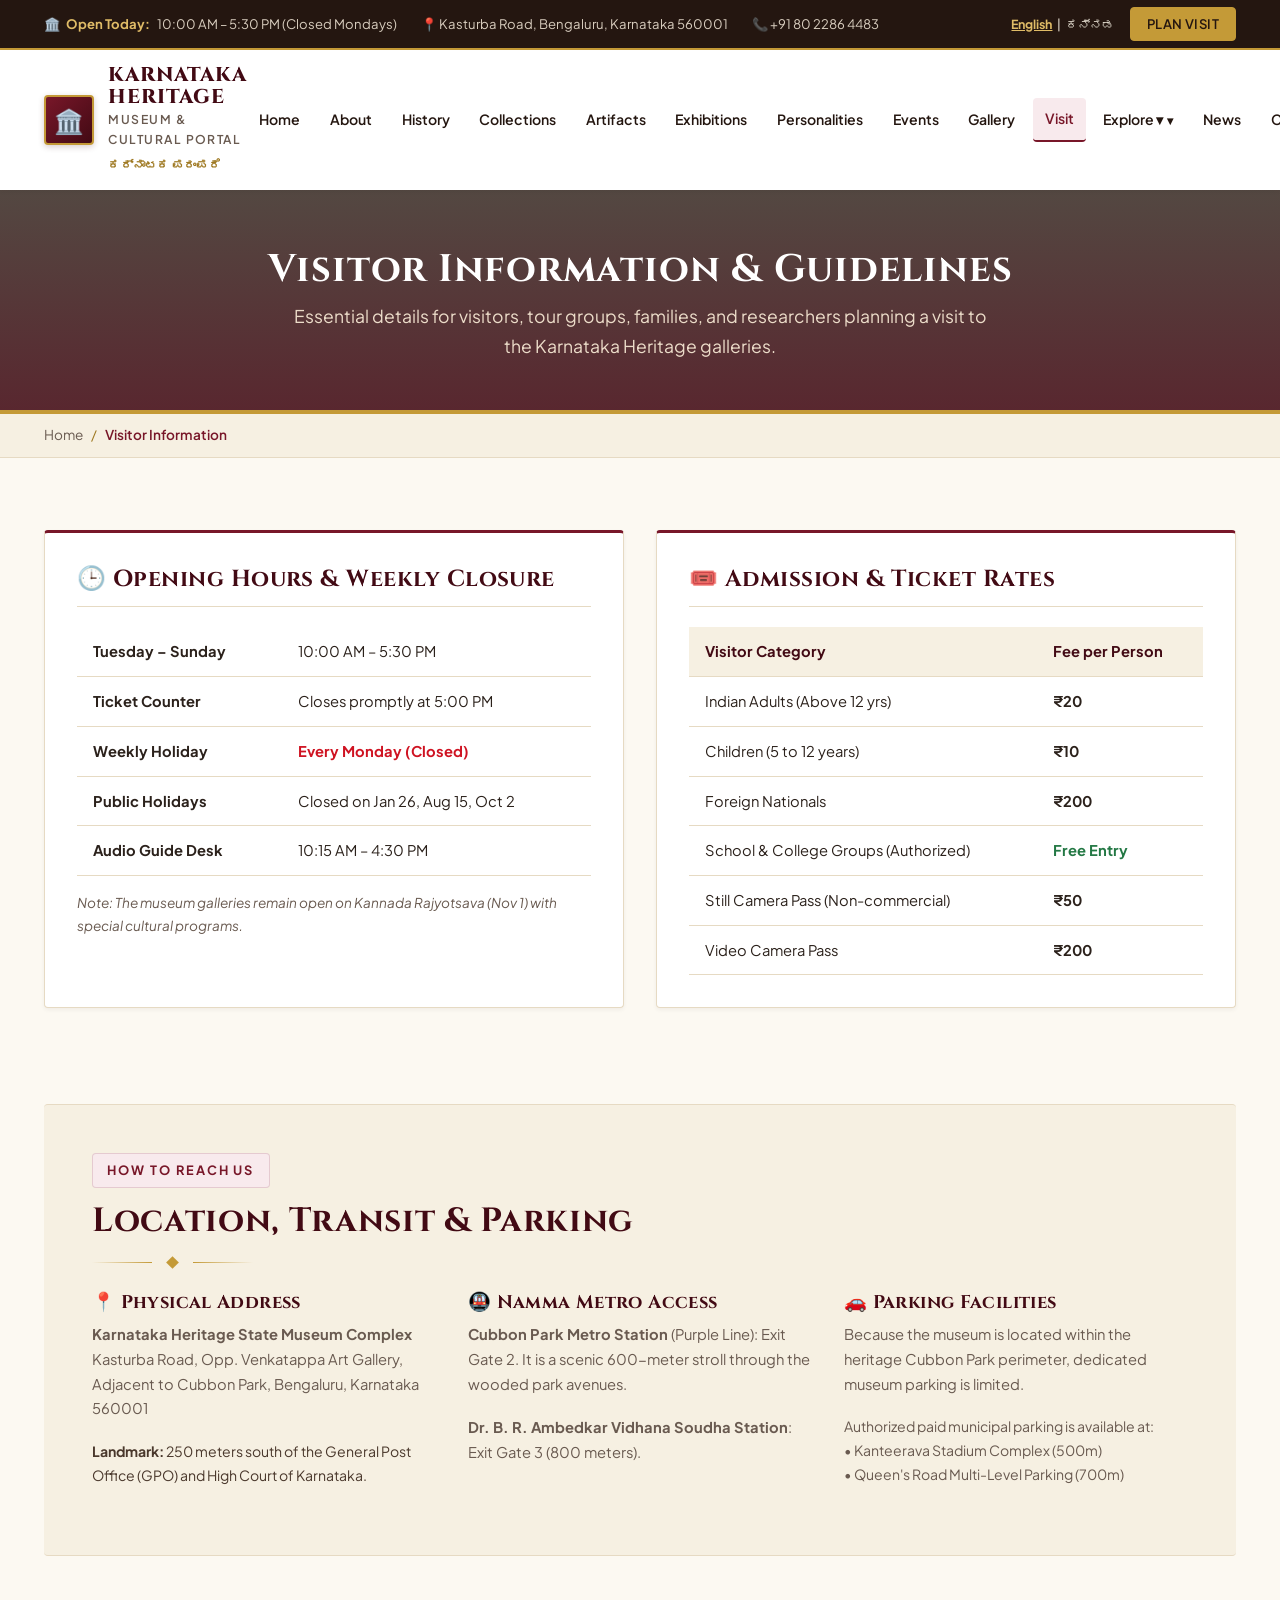
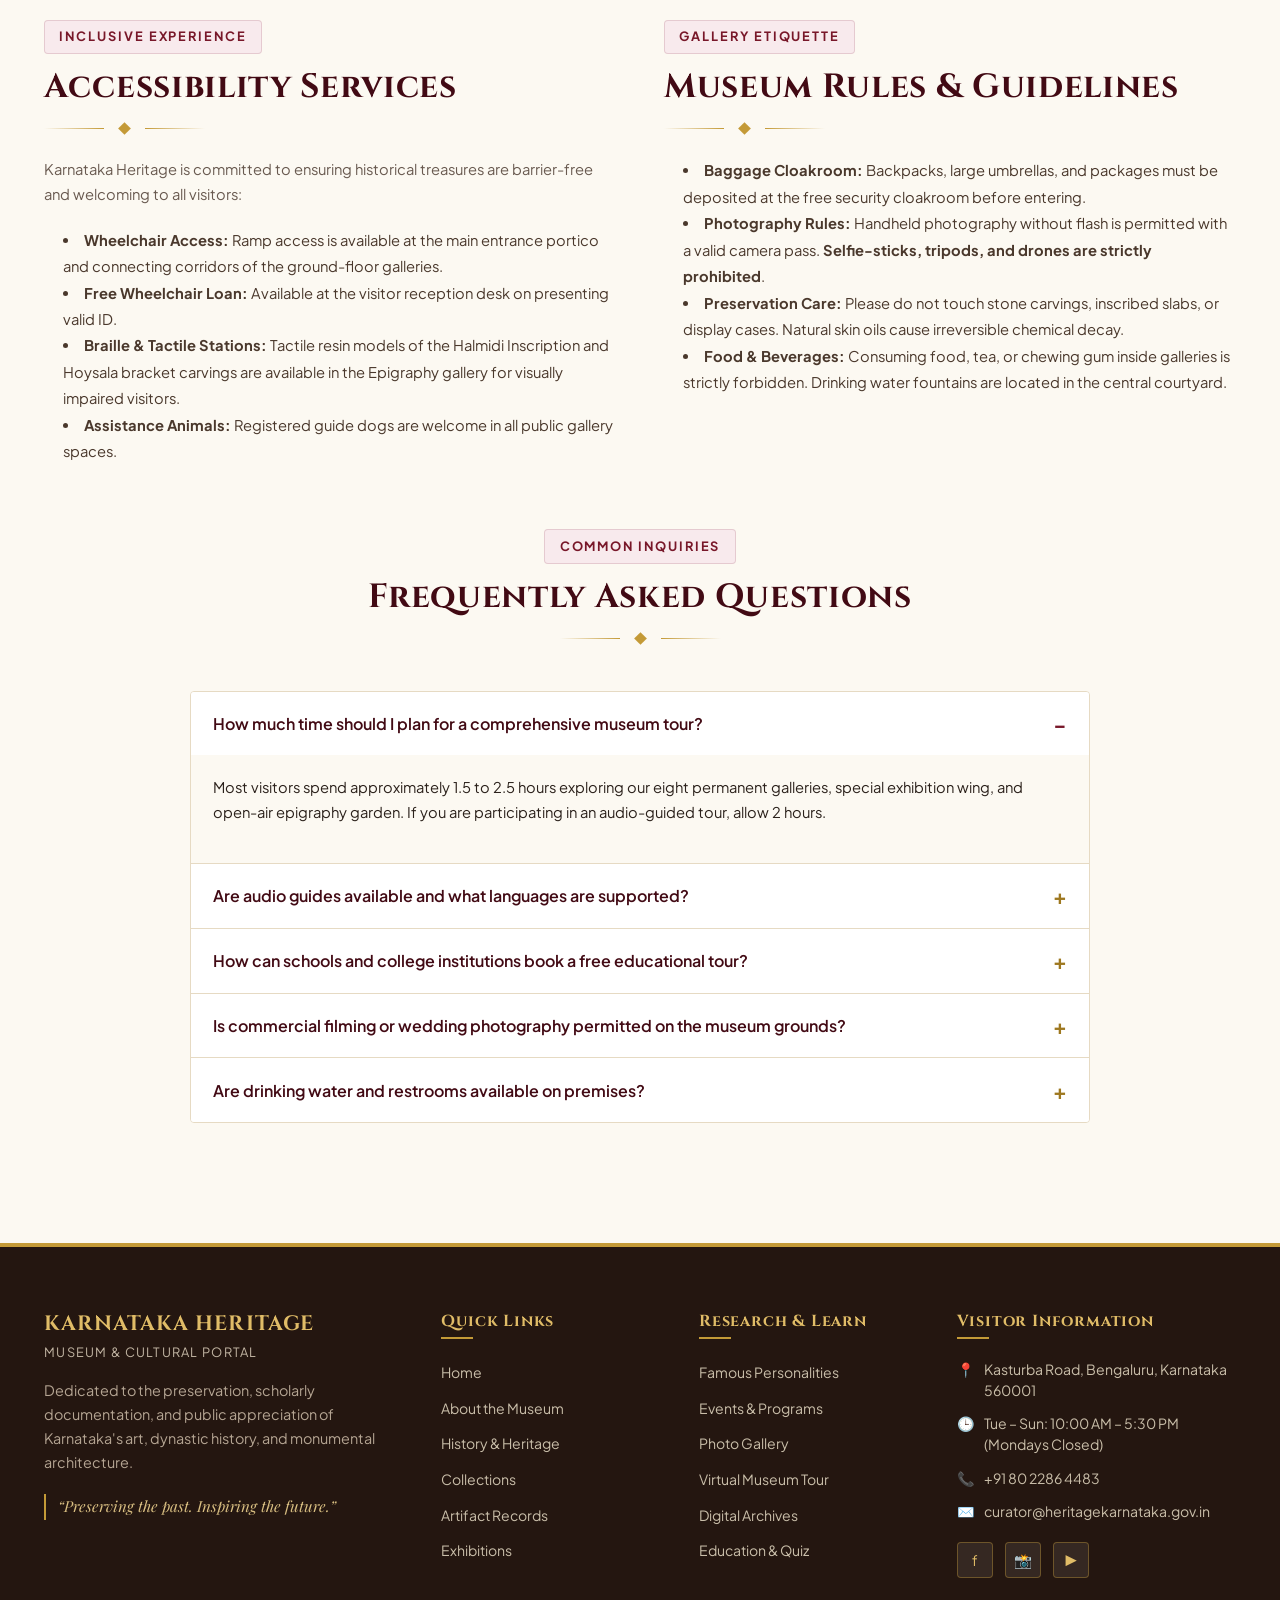
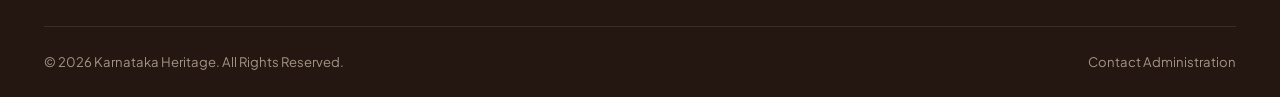
<file: visitor-info.html>
<!DOCTYPE html>
<html lang="en">
<head>
  <meta charset="UTF-8">
  <meta name="viewport" content="width=device-width, initial-scale=1.0">
  <title>Plan Your Visit – Practical Museum Information | Karnataka Heritage</title>
  <meta name="description" content="Plan your museum visit with opening hours, ticket prices, location directions, parking details, accessibility services, photography policies, and visitor FAQs.">
  <link rel="preconnect" href="https://fonts.googleapis.com">
  <link rel="preconnect" href="https://fonts.gstatic.com" crossorigin>
  <link href="https://fonts.googleapis.com/css2?family=Cinzel:wght@500;600;700;800&family=Playfair+Display:ital,wght@0,600;0,700;1,400&family=Plus+Jakarta+Sans:wght@400;500;600;700&display=swap" rel="stylesheet">
  <link rel="stylesheet" href="css/style.css">
</head>
<body>

  <!-- Top Announcement Bar -->
  <div class="top-bar">
    <div class="container top-bar-inner">
      <div class="top-bar-info">
        <span class="top-bar-item">🏛️ <strong>Open Today:</strong> 10:00 AM – 5:30 PM (Closed Mondays)</span>
        <span class="top-bar-item">📍 Kasturba Road, Bengaluru, Karnataka 560001</span>
        <span class="top-bar-item">📞 +91 80 2286 4483</span>
      </div>
      <div class="top-bar-actions">
        <div class="lang-switch">
          <span class="active">English</span> | <span>ಕನ್ನಡ</span>
        </div>
        <a href="visitor-info.html" class="btn btn-sm btn-gold">Plan Visit</a>
      </div>
    </div>
  </div>

  <!-- Header -->
  <header class="site-header">
    <div class="header-inner">
      <a href="index.html" class="brand">
        <div class="brand-crest" title="Gandaberunda Emblem">
          <span>🏛️</span>
        </div>
        <div class="brand-text">
          <h1>KARNATAKA HERITAGE</h1>
          <span class="brand-tagline">Museum & Cultural Portal</span>
          <span class="brand-kannada">ಕರ್ನಾಟಕ ಪರಂಪರೆ</span>
        </div>
      </a>

      <button class="mobile-nav-toggle" aria-label="Toggle navigation menu">
        <span></span>
        <span></span>
        <span></span>
      </button>

      <nav class="main-nav">
        <ul class="nav-list">
          <li class="nav-item"><a href="index.html" class="nav-link">Home</a></li>
          <li class="nav-item"><a href="about.html" class="nav-link">About</a></li>
          <li class="nav-item"><a href="history.html" class="nav-link">History</a></li>
          <li class="nav-item"><a href="collections.html" class="nav-link">Collections</a></li>
          <li class="nav-item"><a href="artifacts.html" class="nav-link">Artifacts</a></li>
          <li class="nav-item"><a href="exhibitions.html" class="nav-link">Exhibitions</a></li>
          <li class="nav-item"><a href="personalities.html" class="nav-link">Personalities</a></li>
          <li class="nav-item"><a href="events.html" class="nav-link">Events</a></li>
          <li class="nav-item"><a href="gallery.html" class="nav-link">Gallery</a></li>
          <li class="nav-item"><a href="visitor-info.html" class="nav-link active">Visit</a></li>
          <li class="nav-item has-dropdown">
            <a href="#" class="nav-link">Explore ▾</a>
            <ul class="dropdown-menu">
              <li><a href="virtual-tour.html" class="dropdown-link">Virtual Museum Tour</a></li>
              <li><a href="research.html" class="dropdown-link">Research & Archives</a></li>
              <li><a href="education.html" class="dropdown-link">Education & Learning</a></li>
            </ul>
          </li>
          <li class="nav-item"><a href="news.html" class="nav-link">News</a></li>
          <li class="nav-item"><a href="contact.html" class="nav-link">Contact</a></li>
        </ul>
      </nav>
    </div>
  </header>

  <!-- Page Hero & Breadcrumbs -->
  <section class="page-hero">
    <div class="container">
      <h1>Visitor Information & Guidelines</h1>
      <p class="lead">Essential details for visitors, tour groups, families, and researchers planning a visit to the Karnataka Heritage galleries.</p>
    </div>
  </section>

  <nav class="breadcrumb-nav" aria-label="Breadcrumb">
    <div class="container">
      <ul class="breadcrumb-list">
        <li class="breadcrumb-item"><a href="index.html">Home</a></li>
        <li class="breadcrumb-separator">/</li>
        <li class="breadcrumb-item active" aria-current="page">Visitor Information</li>
      </ul>
    </div>
  </nav>

  <!-- Main Content -->
  <main class="section">
    <div class="container">
      
      <!-- Key Practical Details Matrix -->
      <div style="display: grid; grid-template-columns: repeat(auto-fit, minmax(320px, 1fr)); gap: 2rem; margin-bottom: 4rem;">
        
        <!-- 1. Hours & Holidays -->
        <div class="info-card">
          <h3 style="color: var(--maroon-deep);">🕒 Opening Hours & Weekly Closure</h3>
          <table class="info-table">
            <tbody>
              <tr>
                <td><strong>Tuesday – Sunday</strong></td>
                <td>10:00 AM – 5:30 PM</td>
              </tr>
              <tr>
                <td><strong>Ticket Counter</strong></td>
                <td>Closes promptly at 5:00 PM</td>
              </tr>
              <tr>
                <td><strong>Weekly Holiday</strong></td>
                <td><span style="color: var(--danger); font-weight: 700;">Every Monday (Closed)</span></td>
              </tr>
              <tr>
                <td><strong>Public Holidays</strong></td>
                <td>Closed on Jan 26, Aug 15, Oct 2</td>
              </tr>
              <tr>
                <td><strong>Audio Guide Desk</strong></td>
                <td>10:15 AM – 4:30 PM</td>
              </tr>
            </tbody>
          </table>
          <p style="font-size: 0.85rem; color: var(--text-muted); margin-top: 1rem; margin-bottom: 0;">
            <em>Note: The museum galleries remain open on Kannada Rajyotsava (Nov 1) with special cultural programs.</em>
          </p>
        </div>

        <!-- 2. Admission Fares -->
        <div class="info-card">
          <h3 style="color: var(--maroon-deep);">🎟️ Admission & Ticket Rates</h3>
          <table class="info-table">
            <thead>
              <tr>
                <th>Visitor Category</th>
                <th>Fee per Person</th>
              </tr>
            </thead>
            <tbody>
              <tr>
                <td>Indian Adults (Above 12 yrs)</td>
                <td><strong>₹20</strong></td>
              </tr>
              <tr>
                <td>Children (5 to 12 years)</td>
                <td><strong>₹10</strong></td>
              </tr>
              <tr>
                <td>Foreign Nationals</td>
                <td><strong>₹200</strong></td>
              </tr>
              <tr>
                <td>School & College Groups (Authorized)</td>
                <td><strong style="color: var(--success);">Free Entry</strong></td>
              </tr>
              <tr>
                <td>Still Camera Pass (Non-commercial)</td>
                <td><strong>₹50</strong></td>
              </tr>
              <tr>
                <td>Video Camera Pass</td>
                <td><strong>₹200</strong></td>
              </tr>
            </tbody>
          </table>
        </div>

      </div>

      <!-- Location, Transit & Parking -->
      <div class="section-cream" style="padding: 3rem; border-radius: var(--radius-sm); margin-bottom: 4rem;">
        <span class="section-badge">How to Reach Us</span>
        <h2>Location, Transit & Parking</h2>
        <div class="ornament" style="justify-content: flex-start; margin-left: 0;"><span class="ornament-diamond"></span></div>

        <div style="display: grid; grid-template-columns: repeat(auto-fit, minmax(280px, 1fr)); gap: 2rem; margin-top: 1.5rem;">
          <div>
            <h4 style="color: var(--maroon-deep);">📍 Physical Address</h4>
            <p style="font-size: 0.92rem; color: var(--text-muted);">
              <strong>Karnataka Heritage State Museum Complex</strong><br>
              Kasturba Road, Opp. Venkatappa Art Gallery,<br>
              Adjacent to Cubbon Park, Bengaluru, Karnataka 560001
            </p>
            <p style="font-size: 0.88rem; color: var(--brown-muted);">
              <strong>Landmark:</strong> 250 meters south of the General Post Office (GPO) and High Court of Karnataka.
            </p>
          </div>

          <div>
            <h4 style="color: var(--maroon-deep);">🚇 Namma Metro Access</h4>
            <p style="font-size: 0.92rem; color: var(--text-muted);">
              <strong>Cubbon Park Metro Station</strong> (Purple Line): Exit Gate 2. It is a scenic 600-meter stroll through the wooded park avenues.
            </p>
            <p style="font-size: 0.92rem; color: var(--text-muted);">
              <strong>Dr. B. R. Ambedkar Vidhana Soudha Station</strong>: Exit Gate 3 (800 meters).
            </p>
          </div>

          <div>
            <h4 style="color: var(--maroon-deep);">🚗 Parking Facilities</h4>
            <p style="font-size: 0.92rem; color: var(--text-muted);">
              Because the museum is located within the heritage Cubbon Park perimeter, dedicated museum parking is limited.
            </p>
            <p style="font-size: 0.88rem; color: var(--text-muted);">
              Authorized paid municipal parking is available at:
              <br>• Kanteerava Stadium Complex (500m)
              <br>• Queen's Road Multi-Level Parking (700m)
            </p>
          </div>
        </div>
      </div>

      <!-- Accessibility & Visitor Guidelines -->
      <div style="display: grid; grid-template-columns: 1fr 1fr; gap: 3rem; margin-bottom: 4rem;">
        
        <div>
          <span class="section-badge">Inclusive Experience</span>
          <h2>Accessibility Services</h2>
          <div class="ornament" style="justify-content: flex-start; margin-left: 0;"><span class="ornament-diamond"></span></div>
          <p style="font-size: 0.92rem; color: var(--text-muted); line-height: 1.7;">
            Karnataka Heritage is committed to ensuring historical treasures are barrier-free and welcoming to all visitors:
          </p>
          <ul style="color: var(--brown-muted); font-size: 0.92rem; line-height: 1.8; padding-left: 1.2rem;">
            <li><strong>Wheelchair Access:</strong> Ramp access is available at the main entrance portico and connecting corridors of the ground-floor galleries.</li>
            <li><strong>Free Wheelchair Loan:</strong> Available at the visitor reception desk on presenting valid ID.</li>
            <li><strong>Braille & Tactile Stations:</strong> Tactile resin models of the Halmidi Inscription and Hoysala bracket carvings are available in the Epigraphy gallery for visually impaired visitors.</li>
            <li><strong>Assistance Animals:</strong> Registered guide dogs are welcome in all public gallery spaces.</li>
          </ul>
        </div>

        <div>
          <span class="section-badge">Gallery Etiquette</span>
          <h2>Museum Rules & Guidelines</h2>
          <div class="ornament" style="justify-content: flex-start; margin-left: 0;"><span class="ornament-diamond"></span></div>
          <ul style="color: var(--brown-muted); font-size: 0.92rem; line-height: 1.8; padding-left: 1.2rem;">
            <li><strong>Baggage Cloakroom:</strong> Backpacks, large umbrellas, and packages must be deposited at the free security cloakroom before entering.</li>
            <li><strong>Photography Rules:</strong> Handheld photography without flash is permitted with a valid camera pass. <strong>Selfie-sticks, tripods, and drones are strictly prohibited</strong>.</li>
            <li><strong>Preservation Care:</strong> Please do not touch stone carvings, inscribed slabs, or display cases. Natural skin oils cause irreversible chemical decay.</li>
            <li><strong>Food & Beverages:</strong> Consuming food, tea, or chewing gum inside galleries is strictly forbidden. Drinking water fountains are located in the central courtyard.</li>
          </ul>
        </div>

      </div>

      <!-- Frequently Asked Questions (Accordion) -->
      <div style="max-width: 900px; margin: 0 auto 3rem;">
        <div class="section-header text-center">
          <span class="section-badge">Common Inquiries</span>
          <h2>Frequently Asked Questions</h2>
          <div class="ornament"><span class="ornament-diamond"></span></div>
        </div>

        <div class="accordion">
          
          <div class="accordion-item active">
            <button class="accordion-header">How much time should I plan for a comprehensive museum tour?</button>
            <div class="accordion-body">
              <p>Most visitors spend approximately 1.5 to 2.5 hours exploring our eight permanent galleries, special exhibition wing, and open-air epigraphy garden. If you are participating in an audio-guided tour, allow 2 hours.</p>
            </div>
          </div>

          <div class="accordion-item">
            <button class="accordion-header">Are audio guides available and what languages are supported?</button>
            <div class="accordion-body">
              <p>Yes. Self-guided handheld audio devices can be rented at the reception for ₹50. Audio narration is available in Kannada, English, and Hindi, featuring explanations for 40 key artifacts.</p>
            </div>
          </div>

          <div class="accordion-item">
            <button class="accordion-header">How can schools and college institutions book a free educational tour?</button>
            <div class="accordion-body">
              <p>Government, government-aided, and private school groups can request guided educational tours free of charge by submitting an institutional authorization letter 7 days in advance via our <a href="education.html">Education & Learning Portal</a> or emailing <code>education@heritagekarnataka.gov.in</code>.</p>
            </div>
          </div>

          <div class="accordion-item">
            <button class="accordion-header">Is commercial filming or wedding photography permitted on the museum grounds?</button>
            <div class="accordion-body">
              <p>Commercial photography, film shooting, pre-wedding shoots, and video documentary production require prior written permission and security clearances from the Directorate of Archaeology and Museums. Please visit our <a href="contact.html">Contact Us</a> page for administrative licensing details.</p>
            </div>
          </div>

          <div class="accordion-item">
            <button class="accordion-header">Are drinking water and restrooms available on premises?</button>
            <div class="accordion-body">
              <p>Yes. Filtered RO drinking water stations and clean, accessible restroom facilities are located on both ground and first floors near the central courtyard.</p>
            </div>
          </div>

        </div>
      </div>

    </div>
  </main>

  <!-- Site Footer -->
  <footer class="site-footer">
    <div class="container">
      <div class="footer-top">
        <div class="footer-brand">
          <h3>KARNATAKA HERITAGE</h3>
          <span class="brand-tagline">Museum & Cultural Portal</span>
          <p>
            Dedicated to the preservation, scholarly documentation, and public appreciation of Karnataka's art, dynastic history, and monumental architecture.
          </p>
          <div class="footer-motto">
            “Preserving the past. Inspiring the future.”
          </div>
        </div>
        <div class="footer-col">
          <h4>Quick Links</h4>
          <ul class="footer-links">
            <li><a href="index.html">Home</a></li>
            <li><a href="about.html">About the Museum</a></li>
            <li><a href="history.html">History & Heritage</a></li>
            <li><a href="collections.html">Collections</a></li>
            <li><a href="artifacts.html">Artifact Records</a></li>
            <li><a href="exhibitions.html">Exhibitions</a></li>
          </ul>
        </div>
        <div class="footer-col">
          <h4>Research & Learn</h4>
          <ul class="footer-links">
            <li><a href="personalities.html">Famous Personalities</a></li>
            <li><a href="events.html">Events & Programs</a></li>
            <li><a href="gallery.html">Photo Gallery</a></li>
            <li><a href="virtual-tour.html">Virtual Museum Tour</a></li>
            <li><a href="research.html">Digital Archives</a></li>
            <li><a href="education.html">Education & Quiz</a></li>
          </ul>
        </div>
        <div class="footer-col">
          <h4>Visitor Information</h4>
          <div class="footer-contact-item"><span>📍</span><span>Kasturba Road, Bengaluru, Karnataka 560001</span></div>
          <div class="footer-contact-item"><span>🕒</span><span>Tue – Sun: 10:00 AM – 5:30 PM (Mondays Closed)</span></div>
          <div class="footer-contact-item"><span>📞</span><span>+91 80 2286 4483</span></div>
          <div class="footer-contact-item"><span>✉️</span><span>curator@heritagekarnataka.gov.in</span></div>
          <div class="footer-social-links">
            <a href="#" class="social-btn" aria-label="Facebook">f</a>
            <a href="#" class="social-btn" aria-label="Instagram">📸</a>
            <a href="#" class="social-btn" aria-label="YouTube">▶</a>
          </div>
        </div>
      </div>
      <div class="footer-bottom">
        <div class="footer-bottom-inner">
          <div>© 2026 Karnataka Heritage. All Rights Reserved.</div>
          <div><a href="contact.html" style="color: #a39584;">Contact Administration</a></div>
        </div>
      </div>
    </div>
  </footer>

  <button class="scroll-top-btn" aria-label="Scroll to top of page">↑</button>
  <script src="js/main.js"></script>
</body>
</html>
</file>
<file: css/style.css>
/* ==========================================================================
   Karnataka Heritage – Museum & Cultural Portal
   Official Stylesheet
   Designed for local museum & cultural heritage institution aesthetics
   ========================================================================== */

/* --------------------------------------------------------------------------
   1. CSS Variables & Theme Tokens
   -------------------------------------------------------------------------- */
:root {
  /* Core Palette */
  --maroon-deep: #420a14;
  --maroon-dark: #5c101d;
  --maroon-primary: #781729;
  --maroon-light: #942238;
  --maroon-subtle: #f8eaed;

  --gold-primary: #c49a37;
  --gold-light: #e0bc67;
  --gold-dark: #9e7820;
  --gold-muted: #d9bf82;
  --gold-subtle: #fcf8ee;

  --cream-bg: #fcf9f2;
  --cream-surface: #f6f0e2;
  --cream-border: #e6dac3;
  --cream-card: #ffffff;

  --dark-brown: #241610;
  --brown-muted: #4a382c;
  --text-main: #2b211b;
  --text-muted: #695a50;
  --text-light: #8f7f73;

  --white: #ffffff;
  --black: #111111;
  --success: #237844;
  --danger: #cf1322;
  --info: #096dd9;

  /* Typography */
  --font-heading: 'Cinzel', 'Playfair Display', Georgia, serif;
  --font-serif: 'Playfair Display', 'Merriweather', Georgia, serif;
  --font-body: 'Plus Jakarta Sans', -apple-system, BlinkMacSystemFont, 'Segoe UI', Roboto, sans-serif;

  /* Shadows & Radius */
  --shadow-sm: 0 2px 4px rgba(36, 22, 16, 0.05);
  --shadow-md: 0 4px 12px rgba(36, 22, 16, 0.08);
  --shadow-lg: 0 10px 25px rgba(36, 22, 16, 0.12);
  --shadow-hover: 0 14px 30px rgba(120, 23, 41, 0.15);

  --radius-sm: 4px;
  --radius-md: 8px;
  --radius-lg: 12px;
  --radius-full: 9999px;

  /* Transitions */
  --transition-fast: 0.2s ease;
  --transition-normal: 0.3s ease;
  --transition-slow: 0.5s ease;

  /* Container */
  --container-max: 1240px;
  --container-narrow: 900px;
}

/* --------------------------------------------------------------------------
   2. Reset & Base Styles
   -------------------------------------------------------------------------- */
*, *::before, *::after {
  box-sizing: border-box;
  margin: 0;
  padding: 0;
}

html {
  font-size: 16px;
  scroll-behavior: smooth;
}

body {
  font-family: var(--font-body);
  font-size: 1rem;
  line-height: 1.68;
  color: var(--text-main);
  background-color: var(--cream-bg);
  -webkit-font-smoothing: antialiased;
  -moz-osx-font-smoothing: grayscale;
  overflow-x: hidden;
}

img {
  max-width: 100%;
  height: auto;
  display: block;
}

a {
  color: var(--maroon-primary);
  text-decoration: none;
  transition: color var(--transition-fast);
}

a:hover {
  color: var(--gold-dark);
}

ul, ol {
  list-style-position: inside;
}

button, input, select, textarea {
  font-family: inherit;
  font-size: inherit;
}

/* --------------------------------------------------------------------------
   3. Typography & Headings
   -------------------------------------------------------------------------- */
h1, h2, h3, h4, h5, h6 {
  font-family: var(--font-heading);
  color: var(--maroon-deep);
  font-weight: 700;
  line-height: 1.25;
  letter-spacing: 0.02em;
}

h1 {
  font-size: 2.5rem;
  margin-bottom: 1.25rem;
}

h2 {
  font-size: 2.1rem;
  margin-bottom: 1rem;
}

h3 {
  font-size: 1.45rem;
  margin-bottom: 0.75rem;
}

h4 {
  font-size: 1.15rem;
  margin-bottom: 0.5rem;
}

p {
  margin-bottom: 1.2rem;
  color: var(--text-main);
}

p.lead {
  font-size: 1.18rem;
  font-weight: 400;
  line-height: 1.7;
  color: var(--brown-muted);
}

.kannada-subtitle {
  font-family: var(--font-body);
  font-size: 0.95rem;
  color: var(--gold-primary);
  letter-spacing: 0.04em;
  font-weight: 600;
  margin-top: 2px;
}

/* --------------------------------------------------------------------------
   4. Layout & Utilities
   -------------------------------------------------------------------------- */
.container {
  width: 100%;
  max-width: var(--container-max);
  margin-left: auto;
  margin-right: auto;
  padding-left: 1.5rem;
  padding-right: 1.5rem;
}

.container-narrow {
  max-width: var(--container-narrow);
}

.section {
  padding: 4.5rem 0;
}

.section-cream {
  background-color: var(--cream-surface);
  border-top: 1px solid var(--cream-border);
  border-bottom: 1px solid var(--cream-border);
}

.section-maroon {
  background-color: var(--maroon-deep);
  color: var(--cream-bg);
}

.section-maroon h2, 
.section-maroon h3,
.section-maroon p {
  color: var(--cream-bg);
}

.section-maroon .section-subtitle {
  color: var(--gold-light);
}

.text-center { text-align: center; }
.text-right { text-align: right; }
.text-left { text-align: left; }

.section-header {
  margin-bottom: 3rem;
  position: relative;
}

.section-badge {
  display: inline-block;
  font-size: 0.8rem;
  font-weight: 700;
  text-transform: uppercase;
  letter-spacing: 0.15em;
  color: var(--maroon-primary);
  background: var(--maroon-subtle);
  padding: 0.35rem 0.9rem;
  border-radius: var(--radius-sm);
  margin-bottom: 0.75rem;
  border: 1px solid rgba(120, 23, 41, 0.15);
}

.section-maroon .section-badge {
  background: rgba(196, 154, 55, 0.15);
  color: var(--gold-light);
  border-color: rgba(196, 154, 55, 0.3);
}

.section-title {
  position: relative;
  display: inline-block;
}

.section-subtitle {
  font-size: 1.05rem;
  color: var(--text-muted);
  max-width: 680px;
  margin: 0.5rem auto 0;
}

/* Ornamental Heritage Dividers */
.ornament {
  display: flex;
  align-items: center;
  justify-content: center;
  gap: 1rem;
  margin: 1rem auto 1.5rem;
}

.ornament::before,
.ornament::after {
  content: "";
  height: 1px;
  width: 60px;
  background: linear-gradient(90deg, transparent, var(--gold-primary));
}

.ornament::after {
  background: linear-gradient(90deg, var(--gold-primary), transparent);
}

.ornament-diamond {
  width: 9px;
  height: 9px;
  background-color: var(--gold-primary);
  transform: rotate(45deg);
  display: inline-block;
}

/* --------------------------------------------------------------------------
   5. Buttons & Interactive Links
   -------------------------------------------------------------------------- */
.btn {
  display: inline-flex;
  align-items: center;
  justify-content: center;
  gap: 0.5rem;
  padding: 0.8rem 1.65rem;
  font-size: 0.92rem;
  font-weight: 600;
  letter-spacing: 0.03em;
  text-transform: uppercase;
  border-radius: var(--radius-sm);
  transition: all var(--transition-normal);
  cursor: pointer;
  border: 1px solid transparent;
  line-height: 1.2;
}

.btn-primary {
  background-color: var(--maroon-primary);
  color: var(--white);
  border-color: var(--maroon-primary);
}

.btn-primary:hover {
  background-color: var(--maroon-deep);
  color: var(--gold-light);
  box-shadow: 0 4px 14px rgba(66, 10, 20, 0.35);
  transform: translateY(-2px);
}

.btn-gold {
  background-color: var(--gold-primary);
  color: var(--dark-brown);
  border-color: var(--gold-primary);
}

.btn-gold:hover {
  background-color: var(--gold-light);
  color: var(--maroon-deep);
  transform: translateY(-2px);
  box-shadow: 0 4px 14px rgba(196, 154, 55, 0.35);
}

.btn-outline {
  background-color: transparent;
  color: var(--maroon-primary);
  border-color: var(--maroon-primary);
}

.btn-outline:hover {
  background-color: var(--maroon-primary);
  color: var(--white);
  transform: translateY(-2px);
}

.btn-outline-white {
  background-color: transparent;
  color: var(--white);
  border-color: rgba(255, 255, 255, 0.7);
}

.btn-outline-white:hover {
  background-color: var(--white);
  color: var(--maroon-deep);
  border-color: var(--white);
  transform: translateY(-2px);
}

.btn-sm {
  padding: 0.5rem 1rem;
  font-size: 0.82rem;
}

.btn-icon {
  width: 40px;
  height: 40px;
  padding: 0;
  border-radius: var(--radius-sm);
}

/* --------------------------------------------------------------------------
   6. Top Announcement Bar
   -------------------------------------------------------------------------- */
.top-bar {
  background-color: var(--dark-brown);
  color: var(--cream-surface);
  font-size: 0.82rem;
  padding: 0.45rem 0;
  border-bottom: 2px solid var(--gold-primary);
}

.top-bar-inner {
  display: flex;
  justify-content: space-between;
  align-items: center;
  flex-wrap: wrap;
  gap: 0.75rem;
}

.top-bar-info {
  display: flex;
  align-items: center;
  gap: 1.5rem;
  flex-wrap: wrap;
}

.top-bar-item {
  display: inline-flex;
  align-items: center;
  gap: 0.4rem;
  color: #d8cdbe;
}

.top-bar-item strong {
  color: var(--gold-light);
}

.top-bar-actions {
  display: flex;
  align-items: center;
  gap: 1rem;
}

.lang-switch {
  display: flex;
  gap: 0.3rem;
  font-size: 0.78rem;
}

.lang-switch span.active {
  color: var(--gold-light);
  font-weight: 700;
  text-decoration: underline;
}

/* --------------------------------------------------------------------------
   7. Main Header & Navigation
   -------------------------------------------------------------------------- */
.site-header {
  background-color: var(--white);
  box-shadow: var(--shadow-sm);
  position: sticky;
  top: 0;
  z-index: 1000;
  transition: all var(--transition-fast);
}

.header-inner {
  display: flex;
  align-items: center;
  justify-content: space-between;
  padding: 0.85rem 1.5rem;
  max-width: var(--container-max);
  margin: 0 auto;
}

/* Brand Emblem & Titles */
.brand {
  display: flex;
  align-items: center;
  gap: 0.9rem;
  text-decoration: none;
}

.brand-crest {
  width: 50px;
  height: 50px;
  background: linear-gradient(135deg, var(--maroon-primary), var(--maroon-deep));
  border: 2px solid var(--gold-primary);
  border-radius: var(--radius-sm);
  display: flex;
  align-items: center;
  justify-content: center;
  color: var(--gold-light);
  font-size: 1.5rem;
  box-shadow: 0 2px 6px rgba(66, 10, 20, 0.2);
  flex-shrink: 0;
}

.brand-text h1 {
  font-size: 1.25rem;
  margin: 0;
  line-height: 1.1;
  color: var(--maroon-deep);
  letter-spacing: 0.05em;
  font-weight: 800;
}

.brand-text .brand-tagline {
  font-size: 0.76rem;
  color: var(--text-muted);
  text-transform: uppercase;
  letter-spacing: 0.12em;
  font-weight: 600;
  display: block;
  margin-top: 1px;
}

.brand-text .brand-kannada {
  font-size: 0.74rem;
  color: var(--gold-dark);
  font-weight: 600;
  letter-spacing: 0.02em;
}

/* Navigation Menu */
.main-nav {
  display: flex;
  align-items: center;
}

.nav-list {
  display: flex;
  align-items: center;
  list-style: none;
  gap: 0.35rem;
}

.nav-item {
  position: relative;
}

.nav-link {
  display: block;
  padding: 0.55rem 0.75rem;
  font-size: 0.88rem;
  font-weight: 600;
  color: var(--dark-brown);
  border-radius: var(--radius-sm);
  transition: all var(--transition-fast);
  white-space: nowrap;
}

.nav-link:hover,
.nav-link.active {
  color: var(--maroon-primary);
  background-color: var(--maroon-subtle);
}

.nav-link.active {
  border-bottom: 2px solid var(--maroon-primary);
}

/* Dropdown Menu */
.has-dropdown .nav-link::after {
  content: ' ▾';
  font-size: 0.75rem;
  margin-left: 2px;
}

.dropdown-menu {
  position: absolute;
  top: 100%;
  left: 0;
  background-color: var(--white);
  min-width: 220px;
  box-shadow: var(--shadow-lg);
  border: 1px solid var(--cream-border);
  border-top: 3px solid var(--maroon-primary);
  border-radius: 0 0 var(--radius-sm) var(--radius-sm);
  padding: 0.5rem 0;
  display: none;
  list-style: none;
  z-index: 100;
}

.has-dropdown:hover .dropdown-menu,
.has-dropdown:focus-within .dropdown-menu {
  display: block;
}

.dropdown-link {
  display: block;
  padding: 0.55rem 1.25rem;
  font-size: 0.88rem;
  color: var(--text-main);
  transition: background-color var(--transition-fast);
}

.dropdown-link:hover,
.dropdown-link.active {
  background-color: var(--cream-surface);
  color: var(--maroon-primary);
}

/* Mobile Toggle */
.mobile-nav-toggle {
  display: none;
  background: none;
  border: 1px solid var(--cream-border);
  border-radius: var(--radius-sm);
  padding: 0.5rem;
  cursor: pointer;
  color: var(--maroon-deep);
}

.mobile-nav-toggle span {
  display: block;
  width: 24px;
  height: 2px;
  background-color: var(--maroon-deep);
  margin: 5px 0;
  transition: 0.3s;
}

/* --------------------------------------------------------------------------
   8. Page Headers & Breadcrumbs (Subpages)
   -------------------------------------------------------------------------- */
.page-hero {
  background: linear-gradient(rgba(36, 22, 16, 0.78), rgba(66, 10, 20, 0.88)),
              url('https://images.unsplash.com/photo-1600100397608-f010f443b747?auto=format&fit=crop&w=1600&q=80') center/cover no-repeat;
  color: var(--white);
  padding: 3.5rem 0 3rem;
  text-align: center;
  position: relative;
  border-bottom: 4px solid var(--gold-primary);
}

.page-hero h1 {
  color: var(--white);
  font-size: 2.4rem;
  margin-bottom: 0.5rem;
}

.page-hero p.lead {
  color: #ecdcc9;
  max-width: 720px;
  margin: 0 auto;
  font-size: 1.1rem;
}

.breadcrumb-nav {
  background-color: var(--cream-surface);
  padding: 0.65rem 0;
  border-bottom: 1px solid var(--cream-border);
  font-size: 0.85rem;
}

.breadcrumb-list {
  display: flex;
  align-items: center;
  gap: 0.5rem;
  list-style: none;
  flex-wrap: wrap;
}

.breadcrumb-item a {
  color: var(--text-muted);
}

.breadcrumb-item a:hover {
  color: var(--maroon-primary);
}

.breadcrumb-item.active {
  color: var(--maroon-primary);
  font-weight: 600;
}

.breadcrumb-separator {
  color: var(--gold-dark);
}

/* --------------------------------------------------------------------------
   9. Homepage Hero Section
   -------------------------------------------------------------------------- */
.hero-home {
  position: relative;
  min-height: 560px;
  display: flex;
  align-items: center;
  background: linear-gradient(105deg, rgba(36, 10, 16, 0.92) 0%, rgba(66, 10, 20, 0.82) 50%, rgba(36, 22, 16, 0.65) 100%),
              url('https://images.unsplash.com/photo-1590766940554-634a7ed41450?auto=format&fit=crop&w=1600&q=85') center/cover no-repeat;
  color: var(--white);
  padding: 4.5rem 0;
  border-bottom: 4px solid var(--gold-primary);
}

.hero-content {
  max-width: 760px;
}

.hero-tag {
  display: inline-flex;
  align-items: center;
  gap: 0.5rem;
  background: rgba(196, 154, 55, 0.2);
  border: 1px solid var(--gold-primary);
  color: var(--gold-light);
  padding: 0.4rem 1rem;
  border-radius: var(--radius-sm);
  font-size: 0.85rem;
  font-weight: 700;
  letter-spacing: 0.12em;
  text-transform: uppercase;
  margin-bottom: 1.25rem;
}

.hero-title {
  color: var(--white);
  font-size: 3rem;
  line-height: 1.15;
  margin-bottom: 1.25rem;
  font-weight: 700;
  text-shadow: 0 2px 8px rgba(0, 0, 0, 0.5);
}

.hero-subtitle {
  color: #f3e9db;
  font-size: 1.2rem;
  line-height: 1.7;
  margin-bottom: 2rem;
  font-weight: 400;
}

.hero-actions {
  display: flex;
  align-items: center;
  gap: 1.25rem;
  flex-wrap: wrap;
}

/* Quick Notice Strip */
.quick-notice-strip {
  background-color: var(--cream-surface);
  border-bottom: 1px solid var(--cream-border);
  padding: 1.25rem 0;
}

.quick-notice-grid {
  display: grid;
  grid-template-columns: repeat(auto-fit, minmax(240px, 1fr));
  gap: 1.5rem;
}

.quick-notice-item {
  display: flex;
  align-items: flex-start;
  gap: 0.9rem;
}

.notice-icon {
  font-size: 1.6rem;
  color: var(--maroon-primary);
  flex-shrink: 0;
}

.notice-text h4 {
  font-size: 0.95rem;
  margin-bottom: 0.2rem;
  color: var(--maroon-deep);
}

.notice-text p {
  font-size: 0.85rem;
  color: var(--text-muted);
  margin-bottom: 0;
}

/* --------------------------------------------------------------------------
   10. Historical Timeline (History Page & Home)
   -------------------------------------------------------------------------- */
.timeline {
  position: relative;
  max-width: 960px;
  margin: 2rem auto;
  padding: 1rem 0;
}

.timeline::before {
  content: '';
  position: absolute;
  top: 0;
  bottom: 0;
  left: 50%;
  width: 3px;
  background: linear-gradient(180deg, var(--gold-primary), var(--maroon-primary));
  transform: translateX(-50%);
}

.timeline-item {
  position: relative;
  width: 50%;
  padding: 1.5rem 2.5rem;
  box-sizing: border-box;
}

.timeline-item.left {
  left: 0;
  text-align: right;
}

.timeline-item.right {
  left: 50%;
  text-align: left;
}

.timeline-dot {
  position: absolute;
  top: 2rem;
  width: 18px;
  height: 18px;
  background-color: var(--white);
  border: 4px solid var(--maroon-primary);
  border-radius: 50%;
  z-index: 2;
  box-shadow: 0 0 0 4px rgba(196, 154, 55, 0.3);
}

.timeline-item.left .timeline-dot {
  right: -9px;
}

.timeline-item.right .timeline-dot {
  left: -9px;
}

.timeline-card {
  background: var(--cream-card);
  border: 1px solid var(--cream-border);
  border-top: 3px solid var(--maroon-primary);
  padding: 1.5rem;
  border-radius: var(--radius-sm);
  box-shadow: var(--shadow-sm);
  transition: transform var(--transition-fast), box-shadow var(--transition-fast);
}

.timeline-card:hover {
  transform: translateY(-4px);
  box-shadow: var(--shadow-md);
  border-color: var(--gold-primary);
}

.timeline-era {
  display: inline-block;
  font-size: 0.8rem;
  font-weight: 700;
  color: var(--maroon-primary);
  background: var(--maroon-subtle);
  padding: 0.2rem 0.6rem;
  border-radius: var(--radius-sm);
  margin-bottom: 0.5rem;
}

.timeline-title {
  font-size: 1.25rem;
  color: var(--maroon-deep);
  margin-bottom: 0.4rem;
}

.timeline-desc {
  font-size: 0.9rem;
  color: var(--text-muted);
  line-height: 1.6;
  margin-bottom: 0.5rem;
}

.timeline-highlights {
  font-size: 0.82rem;
  color: var(--brown-muted);
  font-style: italic;
  border-top: 1px dashed var(--cream-border);
  padding-top: 0.5rem;
}

/* --------------------------------------------------------------------------
   11. Collection & Artifact Cards
   -------------------------------------------------------------------------- */
.filter-bar {
  display: flex;
  align-items: center;
  justify-content: center;
  flex-wrap: wrap;
  gap: 0.6rem;
  margin-bottom: 2.5rem;
}

.filter-btn {
  background: var(--white);
  border: 1px solid var(--cream-border);
  color: var(--text-main);
  padding: 0.55rem 1.15rem;
  font-size: 0.85rem;
  font-weight: 600;
  border-radius: var(--radius-sm);
  cursor: pointer;
  transition: all var(--transition-fast);
}

.filter-btn:hover,
.filter-btn.active {
  background: var(--maroon-primary);
  color: var(--white);
  border-color: var(--maroon-primary);
}

.search-box-wrapper {
  max-width: 500px;
  margin: 0 auto 2rem;
  position: relative;
}

.search-input {
  width: 100%;
  padding: 0.85rem 1.25rem 0.85rem 2.75rem;
  font-size: 0.95rem;
  border: 1px solid var(--cream-border);
  border-radius: var(--radius-sm);
  background-color: var(--white);
  color: var(--text-main);
  box-shadow: var(--shadow-sm);
  outline: none;
  transition: border-color var(--transition-fast);
}

.search-input:focus {
  border-color: var(--maroon-primary);
  box-shadow: 0 0 0 3px rgba(120, 23, 41, 0.12);
}

.search-icon-placeholder {
  position: absolute;
  left: 1rem;
  top: 50%;
  transform: translateY(-50%);
  color: var(--text-muted);
  font-size: 1.1rem;
}

.grid-cards {
  display: grid;
  grid-template-columns: repeat(auto-fill, minmax(290px, 1fr));
  gap: 2rem;
}

.card {
  background: var(--cream-card);
  border: 1px solid var(--cream-border);
  border-radius: var(--radius-sm);
  overflow: hidden;
  box-shadow: var(--shadow-sm);
  transition: all var(--transition-normal);
  display: flex;
  flex-direction: column;
}

.card:hover {
  transform: translateY(-5px);
  box-shadow: var(--shadow-hover);
  border-color: var(--gold-primary);
}

.card-media {
  position: relative;
  height: 220px;
  overflow: hidden;
  background-color: var(--cream-surface);
}

.card-media img {
  width: 100%;
  height: 100%;
  object-fit: cover;
  transition: transform 0.5s ease;
}

.card:hover .card-media img {
  transform: scale(1.05);
}

.card-badge {
  position: absolute;
  top: 0.75rem;
  left: 0.75rem;
  background: rgba(66, 10, 20, 0.85);
  color: var(--gold-light);
  font-size: 0.75rem;
  font-weight: 700;
  padding: 0.25rem 0.6rem;
  border-radius: var(--radius-sm);
  letter-spacing: 0.05em;
  text-transform: uppercase;
}

.card-body {
  padding: 1.4rem;
  display: flex;
  flex-direction: column;
  flex-grow: 1;
}

.card-meta {
  font-size: 0.8rem;
  color: var(--gold-dark);
  font-weight: 600;
  margin-bottom: 0.4rem;
  display: flex;
  align-items: center;
  gap: 0.5rem;
}

.card-title {
  font-size: 1.25rem;
  margin-bottom: 0.5rem;
  color: var(--maroon-deep);
}

.card-desc {
  font-size: 0.88rem;
  color: var(--text-muted);
  line-height: 1.6;
  margin-bottom: 1.25rem;
  flex-grow: 1;
}

.card-footer {
  border-top: 1px solid var(--cream-border);
  padding-top: 1rem;
  display: flex;
  align-items: center;
  justify-content: space-between;
}

/* --------------------------------------------------------------------------
   12. Exhibitions & Events Grid
   -------------------------------------------------------------------------- */
.exhibition-card {
  display: flex;
  background: var(--white);
  border: 1px solid var(--cream-border);
  border-radius: var(--radius-sm);
  overflow: hidden;
  margin-bottom: 2rem;
  box-shadow: var(--shadow-sm);
  transition: transform var(--transition-fast), box-shadow var(--transition-fast);
}

.exhibition-card:hover {
  transform: translateY(-3px);
  box-shadow: var(--shadow-md);
  border-color: var(--gold-primary);
}

.exhibition-img {
  width: 40%;
  min-height: 260px;
  position: relative;
  background-color: var(--cream-surface);
}

.exhibition-img img {
  width: 100%;
  height: 100%;
  object-fit: cover;
}

.exhibition-content {
  width: 60%;
  padding: 2rem;
  display: flex;
  flex-direction: column;
  justify-content: space-between;
}

.exhibition-dates {
  display: inline-flex;
  align-items: center;
  gap: 0.4rem;
  color: var(--maroon-primary);
  font-weight: 700;
  font-size: 0.85rem;
  margin-bottom: 0.5rem;
}

.exhibition-location {
  font-size: 0.85rem;
  color: var(--text-muted);
  margin-bottom: 0.75rem;
}

/* Event List Card */
.event-row {
  display: flex;
  align-items: center;
  background: var(--white);
  border: 1px solid var(--cream-border);
  border-left: 4px solid var(--maroon-primary);
  border-radius: var(--radius-sm);
  padding: 1.25rem 1.5rem;
  margin-bottom: 1.2rem;
  gap: 1.5rem;
  box-shadow: var(--shadow-sm);
  transition: all var(--transition-fast);
}

.event-row:hover {
  transform: translateX(4px);
  box-shadow: var(--shadow-md);
  border-left-color: var(--gold-primary);
}

.event-date-badge {
  text-align: center;
  background: var(--cream-surface);
  border: 1px solid var(--cream-border);
  padding: 0.6rem 1rem;
  border-radius: var(--radius-sm);
  min-width: 80px;
  flex-shrink: 0;
}

.event-date-badge .day {
  display: block;
  font-size: 1.6rem;
  font-weight: 800;
  color: var(--maroon-primary);
  line-height: 1;
  font-family: var(--font-heading);
}

.event-date-badge .month {
  display: block;
  font-size: 0.78rem;
  font-weight: 700;
  text-transform: uppercase;
  color: var(--gold-dark);
  letter-spacing: 0.05em;
}

.event-details {
  flex-grow: 1;
}

.event-details h3 {
  font-size: 1.15rem;
  margin-bottom: 0.25rem;
}

.event-meta {
  font-size: 0.82rem;
  color: var(--text-muted);
  display: flex;
  gap: 1.2rem;
  flex-wrap: wrap;
  margin-bottom: 0.4rem;
}

/* --------------------------------------------------------------------------
   13. Gallery & Lightbox
   -------------------------------------------------------------------------- */
.gallery-grid {
  display: grid;
  grid-template-columns: repeat(auto-fill, minmax(270px, 1fr));
  gap: 1.25rem;
}

.gallery-item {
  position: relative;
  height: 250px;
  border-radius: var(--radius-sm);
  overflow: hidden;
  cursor: pointer;
  box-shadow: var(--shadow-sm);
  border: 1px solid var(--cream-border);
}

.gallery-item img {
  width: 100%;
  height: 100%;
  object-fit: cover;
  transition: transform 0.5s ease;
}

.gallery-overlay {
  position: absolute;
  inset: 0;
  background: linear-gradient(180deg, transparent 40%, rgba(36, 10, 16, 0.9) 100%);
  display: flex;
  flex-direction: column;
  justify-content: flex-end;
  padding: 1.2rem;
  opacity: 0;
  transition: opacity var(--transition-fast);
}

.gallery-item:hover img {
  transform: scale(1.08);
}

.gallery-item:hover .gallery-overlay {
  opacity: 1;
}

.gallery-overlay h4 {
  color: var(--white);
  font-size: 1.05rem;
  margin-bottom: 0.2rem;
}

.gallery-overlay span {
  color: var(--gold-light);
  font-size: 0.78rem;
  font-weight: 600;
  text-transform: uppercase;
}

/* Lightbox Modal */
.lightbox-modal {
  position: fixed;
  inset: 0;
  background-color: rgba(17, 17, 17, 0.95);
  z-index: 2000;
  display: none;
  align-items: center;
  justify-content: center;
  padding: 2rem;
}

.lightbox-modal.active {
  display: flex;
}

.lightbox-content {
  position: relative;
  max-width: 900px;
  max-height: 85vh;
  text-align: center;
}

.lightbox-content img {
  max-width: 100%;
  max-height: 75vh;
  border: 2px solid var(--gold-primary);
  border-radius: var(--radius-sm);
  margin: 0 auto;
}

.lightbox-caption {
  color: var(--cream-bg);
  margin-top: 1rem;
  font-size: 1.1rem;
  font-family: var(--font-heading);
}

.lightbox-close,
.lightbox-prev,
.lightbox-next {
  position: absolute;
  background: rgba(66, 10, 20, 0.75);
  border: 1px solid var(--gold-primary);
  color: var(--white);
  font-size: 1.5rem;
  width: 48px;
  height: 48px;
  border-radius: 50%;
  cursor: pointer;
  display: flex;
  align-items: center;
  justify-content: center;
  transition: background var(--transition-fast);
}

.lightbox-close:hover,
.lightbox-prev:hover,
.lightbox-next:hover {
  background: var(--maroon-primary);
  color: var(--gold-light);
}

.lightbox-close {
  top: 1rem;
  right: 1.5rem;
}

.lightbox-prev {
  left: 1.5rem;
  top: 50%;
  transform: translateY(-50%);
}

.lightbox-next {
  right: 1.5rem;
  top: 50%;
  transform: translateY(-50%);
}

/* --------------------------------------------------------------------------
   14. Visitor Information & FAQ Accordion
   -------------------------------------------------------------------------- */
.info-card {
  background: var(--white);
  border: 1px solid var(--cream-border);
  border-top: 3px solid var(--maroon-primary);
  padding: 2rem;
  border-radius: var(--radius-sm);
  margin-bottom: 2rem;
  box-shadow: var(--shadow-sm);
}

.info-card h3 {
  display: flex;
  align-items: center;
  gap: 0.6rem;
  border-bottom: 1px solid var(--cream-border);
  padding-bottom: 0.75rem;
  margin-bottom: 1.25rem;
}

.info-table {
  width: 100%;
  border-collapse: collapse;
  margin-top: 1rem;
  font-size: 0.92rem;
}

.info-table th, 
.info-table td {
  padding: 0.75rem 1rem;
  border-bottom: 1px solid var(--cream-border);
  text-align: left;
}

.info-table th {
  background-color: var(--cream-surface);
  color: var(--maroon-deep);
  font-weight: 700;
}

.info-table tr:hover td {
  background-color: var(--cream-bg);
}

/* FAQ Accordion */
.accordion {
  border: 1px solid var(--cream-border);
  border-radius: var(--radius-sm);
  overflow: hidden;
  margin-top: 1.5rem;
}

.accordion-item {
  border-bottom: 1px solid var(--cream-border);
}

.accordion-item:last-child {
  border-bottom: none;
}

.accordion-header {
  width: 100%;
  padding: 1.15rem 1.4rem;
  background: var(--white);
  border: none;
  text-align: left;
  font-size: 1rem;
  font-weight: 600;
  color: var(--maroon-deep);
  cursor: pointer;
  display: flex;
  justify-content: space-between;
  align-items: center;
  transition: background var(--transition-fast);
}

.accordion-header:hover {
  background: var(--cream-surface);
}

.accordion-header::after {
  content: '+';
  font-size: 1.3rem;
  font-weight: 700;
  color: var(--gold-dark);
  transition: transform var(--transition-fast);
}

.accordion-item.active .accordion-header::after {
  content: '−';
  color: var(--maroon-primary);
}

.accordion-body {
  padding: 0 1.4rem;
  max-height: 0;
  overflow: hidden;
  transition: max-height 0.3s ease-out, padding 0.3s ease;
  background-color: var(--cream-bg);
  font-size: 0.92rem;
  color: var(--text-main);
  line-height: 1.7;
}

.accordion-item.active .accordion-body {
  padding: 1.2rem 1.4rem;
  max-height: 500px;
}

/* --------------------------------------------------------------------------
   15. Virtual Tour Interactive Component
   -------------------------------------------------------------------------- */
.tour-viewer-container {
  background: var(--dark-brown);
  border: 2px solid var(--gold-primary);
  border-radius: var(--radius-md);
  overflow: hidden;
  box-shadow: var(--shadow-lg);
  margin: 2rem 0;
}

.tour-viewport {
  position: relative;
  height: 480px;
  background-color: #0d0806;
  overflow: hidden;
}

.tour-viewport img {
  width: 100%;
  height: 100%;
  object-fit: cover;
  transition: opacity 0.4s ease;
}

.tour-overlay-info {
  position: absolute;
  bottom: 0;
  left: 0;
  right: 0;
  background: linear-gradient(0deg, rgba(20, 10, 8, 0.95) 0%, rgba(20, 10, 8, 0.7) 70%, transparent 100%);
  color: var(--white);
  padding: 2rem 2.5rem 1.5rem;
}

.tour-overlay-info h3 {
  color: var(--gold-light);
  font-size: 1.6rem;
  margin-bottom: 0.4rem;
}

.tour-overlay-info p {
  color: #dfd4c5;
  font-size: 0.95rem;
  max-width: 800px;
  margin-bottom: 0;
}

.tour-controls {
  display: flex;
  align-items: center;
  justify-content: space-between;
  background: var(--maroon-deep);
  padding: 1rem 1.5rem;
  border-top: 1px solid var(--gold-dark);
}

.tour-nav-btn {
  background: var(--maroon-primary);
  color: var(--white);
  border: 1px solid var(--gold-primary);
  padding: 0.5rem 1.25rem;
  font-size: 0.85rem;
  font-weight: 600;
  border-radius: var(--radius-sm);
  cursor: pointer;
  display: inline-flex;
  align-items: center;
  gap: 0.4rem;
  transition: all var(--transition-fast);
}

.tour-nav-btn:hover:not(:disabled) {
  background: var(--gold-primary);
  color: var(--dark-brown);
}

.tour-nav-btn:disabled {
  opacity: 0.4;
  cursor: not-allowed;
}

.tour-room-indicator {
  color: var(--gold-light);
  font-size: 0.9rem;
  font-weight: 600;
  letter-spacing: 0.05em;
}

.tour-thumbnails {
  display: flex;
  gap: 0.75rem;
  padding: 1rem;
  background: #170d08;
  overflow-x: auto;
}

.tour-thumb {
  flex: 0 0 130px;
  height: 80px;
  border-radius: var(--radius-sm);
  overflow: hidden;
  border: 2px solid transparent;
  cursor: pointer;
  opacity: 0.6;
  transition: all var(--transition-fast);
}

.tour-thumb:hover,
.tour-thumb.active {
  border-color: var(--gold-primary);
  opacity: 1;
  transform: translateY(-2px);
}

.tour-thumb img {
  width: 100%;
  height: 100%;
  object-fit: cover;
}

/* --------------------------------------------------------------------------
   16. Interactive Educational Quiz (Education Page)
   -------------------------------------------------------------------------- */
.quiz-box {
  background: var(--white);
  border: 1px solid var(--cream-border);
  border-top: 4px solid var(--maroon-primary);
  border-radius: var(--radius-sm);
  padding: 2.5rem;
  box-shadow: var(--shadow-sm);
  margin-top: 2rem;
}

.quiz-header {
  border-bottom: 1px solid var(--cream-border);
  padding-bottom: 1rem;
  margin-bottom: 1.5rem;
  display: flex;
  justify-content: space-between;
  align-items: center;
}

.quiz-score-badge {
  font-size: 0.9rem;
  font-weight: 700;
  color: var(--maroon-primary);
  background: var(--maroon-subtle);
  padding: 0.3rem 0.8rem;
  border-radius: var(--radius-sm);
}

.quiz-question {
  font-size: 1.2rem;
  font-weight: 600;
  color: var(--maroon-deep);
  margin-bottom: 1.25rem;
}

.quiz-options {
  display: flex;
  flex-direction: column;
  gap: 0.75rem;
  margin-bottom: 1.5rem;
}

.quiz-option {
  padding: 0.9rem 1.25rem;
  border: 1px solid var(--cream-border);
  border-radius: var(--radius-sm);
  background: var(--cream-surface);
  cursor: pointer;
  transition: all var(--transition-fast);
  text-align: left;
  font-size: 0.95rem;
}

.quiz-option:hover {
  background: var(--cream-border);
  border-color: var(--maroon-primary);
}

.quiz-option.correct {
  background-color: #d4edda !important;
  border-color: #28a745 !important;
  color: #155724;
  font-weight: 600;
}

.quiz-option.incorrect {
  background-color: #f8d7da !important;
  border-color: #dc3545 !important;
  color: #721c24;
}

.quiz-explanation {
  padding: 1rem;
  border-radius: var(--radius-sm);
  background: var(--cream-surface);
  border-left: 3px solid var(--gold-primary);
  font-size: 0.9rem;
  margin-bottom: 1.5rem;
  display: none;
}

/* --------------------------------------------------------------------------
   17. Forms & Contact Elements
   -------------------------------------------------------------------------- */
.contact-grid {
  display: grid;
  grid-template-columns: 1fr 1fr;
  gap: 3rem;
  align-items: flex-start;
}

.contact-card {
  background: var(--white);
  border: 1px solid var(--cream-border);
  border-radius: var(--radius-sm);
  padding: 2.25rem;
  box-shadow: var(--shadow-sm);
}

.form-group {
  margin-bottom: 1.35rem;
}

.form-label {
  display: block;
  font-size: 0.88rem;
  font-weight: 600;
  color: var(--maroon-deep);
  margin-bottom: 0.4rem;
}

.form-label .req {
  color: var(--maroon-primary);
}

.form-control {
  width: 100%;
  padding: 0.75rem 1rem;
  border: 1px solid var(--cream-border);
  border-radius: var(--radius-sm);
  background-color: var(--cream-bg);
  font-size: 0.92rem;
  color: var(--text-main);
  outline: none;
  transition: border-color var(--transition-fast), background-color var(--transition-fast);
}

.form-control:focus {
  border-color: var(--maroon-primary);
  background-color: var(--white);
  box-shadow: 0 0 0 3px rgba(120, 23, 41, 0.1);
}

textarea.form-control {
  resize: vertical;
  min-height: 120px;
}

.form-error {
  font-size: 0.8rem;
  color: var(--danger);
  margin-top: 0.3rem;
  display: none;
}

.contact-detail-item {
  display: flex;
  gap: 1rem;
  margin-bottom: 1.5rem;
}

.contact-detail-icon {
  width: 44px;
  height: 44px;
  background: var(--maroon-subtle);
  border: 1px solid rgba(120, 23, 41, 0.2);
  color: var(--maroon-primary);
  border-radius: var(--radius-sm);
  display: flex;
  align-items: center;
  justify-content: center;
  font-size: 1.25rem;
  flex-shrink: 0;
}

.map-placeholder {
  background: var(--cream-surface);
  border: 1px solid var(--cream-border);
  border-radius: var(--radius-sm);
  height: 240px;
  display: flex;
  flex-direction: column;
  align-items: center;
  justify-content: center;
  text-align: center;
  padding: 1.5rem;
  margin-top: 1.5rem;
}

/* --------------------------------------------------------------------------
   18. Statistics Counter & Highlight Strip
   -------------------------------------------------------------------------- */
.stats-strip {
  background-color: var(--maroon-deep);
  color: var(--white);
  padding: 3rem 0;
  border-top: 2px solid var(--gold-primary);
  border-bottom: 2px solid var(--gold-primary);
}

.stats-grid {
  display: grid;
  grid-template-columns: repeat(auto-fit, minmax(200px, 1fr));
  gap: 2rem;
  text-align: center;
}

.stat-item {
  padding: 0 1rem;
}

.stat-number {
  font-family: var(--font-heading);
  font-size: 2.8rem;
  font-weight: 700;
  color: var(--gold-light);
  line-height: 1.1;
  margin-bottom: 0.3rem;
}

.stat-label {
  font-size: 0.95rem;
  color: #dfd2c4;
  text-transform: uppercase;
  letter-spacing: 0.08em;
  font-weight: 600;
}

/* --------------------------------------------------------------------------
   19. Modal Dialog (Artifact Detail View)
   -------------------------------------------------------------------------- */
.modal-backdrop {
  position: fixed;
  inset: 0;
  background: rgba(20, 10, 8, 0.8);
  backdrop-filter: blur(2px);
  z-index: 2500;
  display: none;
  align-items: center;
  justify-content: center;
  padding: 1.5rem;
}

.modal-backdrop.active {
  display: flex;
}

.modal-dialog {
  background: var(--white);
  border-radius: var(--radius-sm);
  border-top: 4px solid var(--gold-primary);
  max-width: 750px;
  width: 100%;
  max-height: 90vh;
  overflow-y: auto;
  box-shadow: var(--shadow-lg);
  position: relative;
  animation: modalFadeIn 0.3s ease;
}

@keyframes modalFadeIn {
  from { opacity: 0; transform: translateY(-20px); }
  to { opacity: 1; transform: translateY(0); }
}

.modal-header {
  padding: 1.5rem 2rem;
  border-bottom: 1px solid var(--cream-border);
  display: flex;
  align-items: center;
  justify-content: space-between;
}

.modal-header h3 {
  margin-bottom: 0;
  color: var(--maroon-deep);
}

.modal-close {
  background: none;
  border: none;
  font-size: 1.5rem;
  cursor: pointer;
  color: var(--text-muted);
}

.modal-close:hover {
  color: var(--maroon-primary);
}

.modal-body {
  padding: 2rem;
}

/* Toast Notification */
.toast-notice {
  position: fixed;
  bottom: 2rem;
  right: 2rem;
  background: var(--dark-brown);
  color: var(--white);
  border-left: 4px solid var(--gold-primary);
  padding: 1rem 1.5rem;
  border-radius: var(--radius-sm);
  box-shadow: var(--shadow-lg);
  z-index: 3000;
  transform: translateY(100px);
  opacity: 0;
  transition: all 0.3s ease;
  max-width: 380px;
}

.toast-notice.show {
  transform: translateY(0);
  opacity: 1;
}

/* Scroll To Top Button */
.scroll-top-btn {
  position: fixed;
  bottom: 2rem;
  right: 2rem;
  width: 44px;
  height: 44px;
  background: var(--maroon-primary);
  color: var(--gold-light);
  border: 1px solid var(--gold-primary);
  border-radius: var(--radius-sm);
  display: flex;
  align-items: center;
  justify-content: center;
  font-size: 1.2rem;
  cursor: pointer;
  box-shadow: var(--shadow-md);
  opacity: 0;
  pointer-events: none;
  transition: all var(--transition-normal);
  z-index: 999;
}

.scroll-top-btn.visible {
  opacity: 1;
  pointer-events: auto;
}

.scroll-top-btn:hover {
  background: var(--maroon-deep);
  transform: translateY(-3px);
}

/* --------------------------------------------------------------------------
   20. Site Footer
   -------------------------------------------------------------------------- */
.site-footer {
  background-color: var(--dark-brown);
  color: #dfd4c5;
  border-top: 4px solid var(--gold-primary);
  padding-top: 4rem;
}

.footer-top {
  display: grid;
  grid-template-columns: 2fr 1.2fr 1.2fr 1.6fr;
  gap: 3rem;
  margin-bottom: 3rem;
}

.footer-brand h3 {
  color: var(--gold-light);
  font-size: 1.3rem;
  margin-bottom: 0.3rem;
  letter-spacing: 0.05em;
}

.footer-brand .brand-tagline {
  font-size: 0.8rem;
  color: #c2b5a3;
  text-transform: uppercase;
  letter-spacing: 0.1em;
  display: block;
  margin-bottom: 1rem;
}

.footer-brand p {
  color: #b5a593;
  font-size: 0.9rem;
  line-height: 1.65;
  margin-bottom: 1.25rem;
}

.footer-motto {
  font-family: var(--font-serif);
  font-style: italic;
  color: var(--gold-muted);
  font-size: 0.95rem;
  border-left: 2px solid var(--gold-primary);
  padding-left: 0.75rem;
}

.footer-col h4 {
  color: var(--gold-light);
  font-size: 1rem;
  margin-bottom: 1.25rem;
  position: relative;
  padding-bottom: 0.5rem;
  letter-spacing: 0.05em;
}

.footer-col h4::after {
  content: '';
  position: absolute;
  bottom: 0;
  left: 0;
  width: 32px;
  height: 2px;
  background-color: var(--gold-primary);
}

.footer-links {
  list-style: none;
}

.footer-links li {
  margin-bottom: 0.55rem;
}

.footer-links a {
  color: #c9bea9;
  font-size: 0.88rem;
  transition: color var(--transition-fast);
  display: inline-block;
}

.footer-links a:hover {
  color: var(--gold-light);
  transform: translateX(4px);
}

.footer-contact-item {
  display: flex;
  gap: 0.6rem;
  margin-bottom: 0.75rem;
  font-size: 0.88rem;
  color: #c9bea9;
  line-height: 1.5;
}

.footer-social-links {
  display: flex;
  gap: 0.75rem;
  margin-top: 1.25rem;
}

.social-btn {
  width: 36px;
  height: 36px;
  background: rgba(255, 255, 255, 0.08);
  border: 1px solid rgba(196, 154, 55, 0.4);
  border-radius: var(--radius-sm);
  color: var(--gold-light);
  display: flex;
  align-items: center;
  justify-content: center;
  font-size: 0.9rem;
  transition: all var(--transition-fast);
}

.social-btn:hover {
  background: var(--maroon-primary);
  color: var(--white);
  border-color: var(--gold-primary);
  transform: translateY(-2px);
}

.footer-bottom {
  border-top: 1px solid rgba(255, 255, 255, 0.1);
  padding: 1.5rem 0;
  font-size: 0.82rem;
  color: #a39584;
}

.footer-bottom-inner {
  display: flex;
  justify-content: space-between;
  align-items: center;
  flex-wrap: wrap;
  gap: 1rem;
}

/* --------------------------------------------------------------------------
   21. Responsive Media Queries
   -------------------------------------------------------------------------- */
@media (max-width: 1024px) {
  .header-inner {
    padding: 0.75rem 1rem;
  }
  .nav-link {
    padding: 0.5rem 0.55rem;
    font-size: 0.82rem;
  }
  .footer-top {
    grid-template-columns: 1fr 1fr;
    gap: 2.5rem;
  }
}

@media (max-width: 900px) {
  .mobile-nav-toggle {
    display: block;
  }

  .main-nav {
    position: fixed;
    top: 75px;
    left: 0;
    right: 0;
    bottom: 0;
    background-color: var(--white);
    padding: 1.5rem;
    overflow-y: auto;
    display: none;
    box-shadow: var(--shadow-lg);
    border-top: 1px solid var(--cream-border);
  }

  .main-nav.active {
    display: block;
  }

  .nav-list {
    flex-direction: column;
    align-items: stretch;
    gap: 0.5rem;
  }

  .nav-link {
    padding: 0.75rem 1rem;
    font-size: 0.95rem;
    border-bottom: 1px solid var(--cream-surface);
  }

  .dropdown-menu {
    position: static;
    display: block;
    box-shadow: none;
    border: none;
    padding-left: 1.25rem;
    background-color: var(--cream-bg);
  }

  /* Timeline mobile fallback */
  .timeline::before {
    left: 20px;
  }

  .timeline-item {
    width: 100%;
    padding-left: 55px;
    padding-right: 15px;
  }

  .timeline-item.left,
  .timeline-item.right {
    left: 0;
    text-align: left;
  }

  .timeline-item.left .timeline-dot,
  .timeline-item.right .timeline-dot {
    left: 11px;
    right: auto;
  }

  .exhibition-card {
    flex-direction: column;
  }

  .exhibition-img,
  .exhibition-content {
    width: 100%;
  }

  .contact-grid {
    grid-template-columns: 1fr;
    gap: 2rem;
  }
}

@media (max-width: 600px) {
  h1 { font-size: 2rem; }
  h2 { font-size: 1.7rem; }
  .hero-title { font-size: 2.1rem; }
  .section { padding: 3rem 0; }
  .footer-top { grid-template-columns: 1fr; }
  .event-row { flex-direction: column; align-items: flex-start; }
  .event-date-badge { min-width: auto; display: inline-flex; gap: 0.5rem; align-items: center; }
  .event-date-badge .day { font-size: 1.2rem; }
}
</file>
